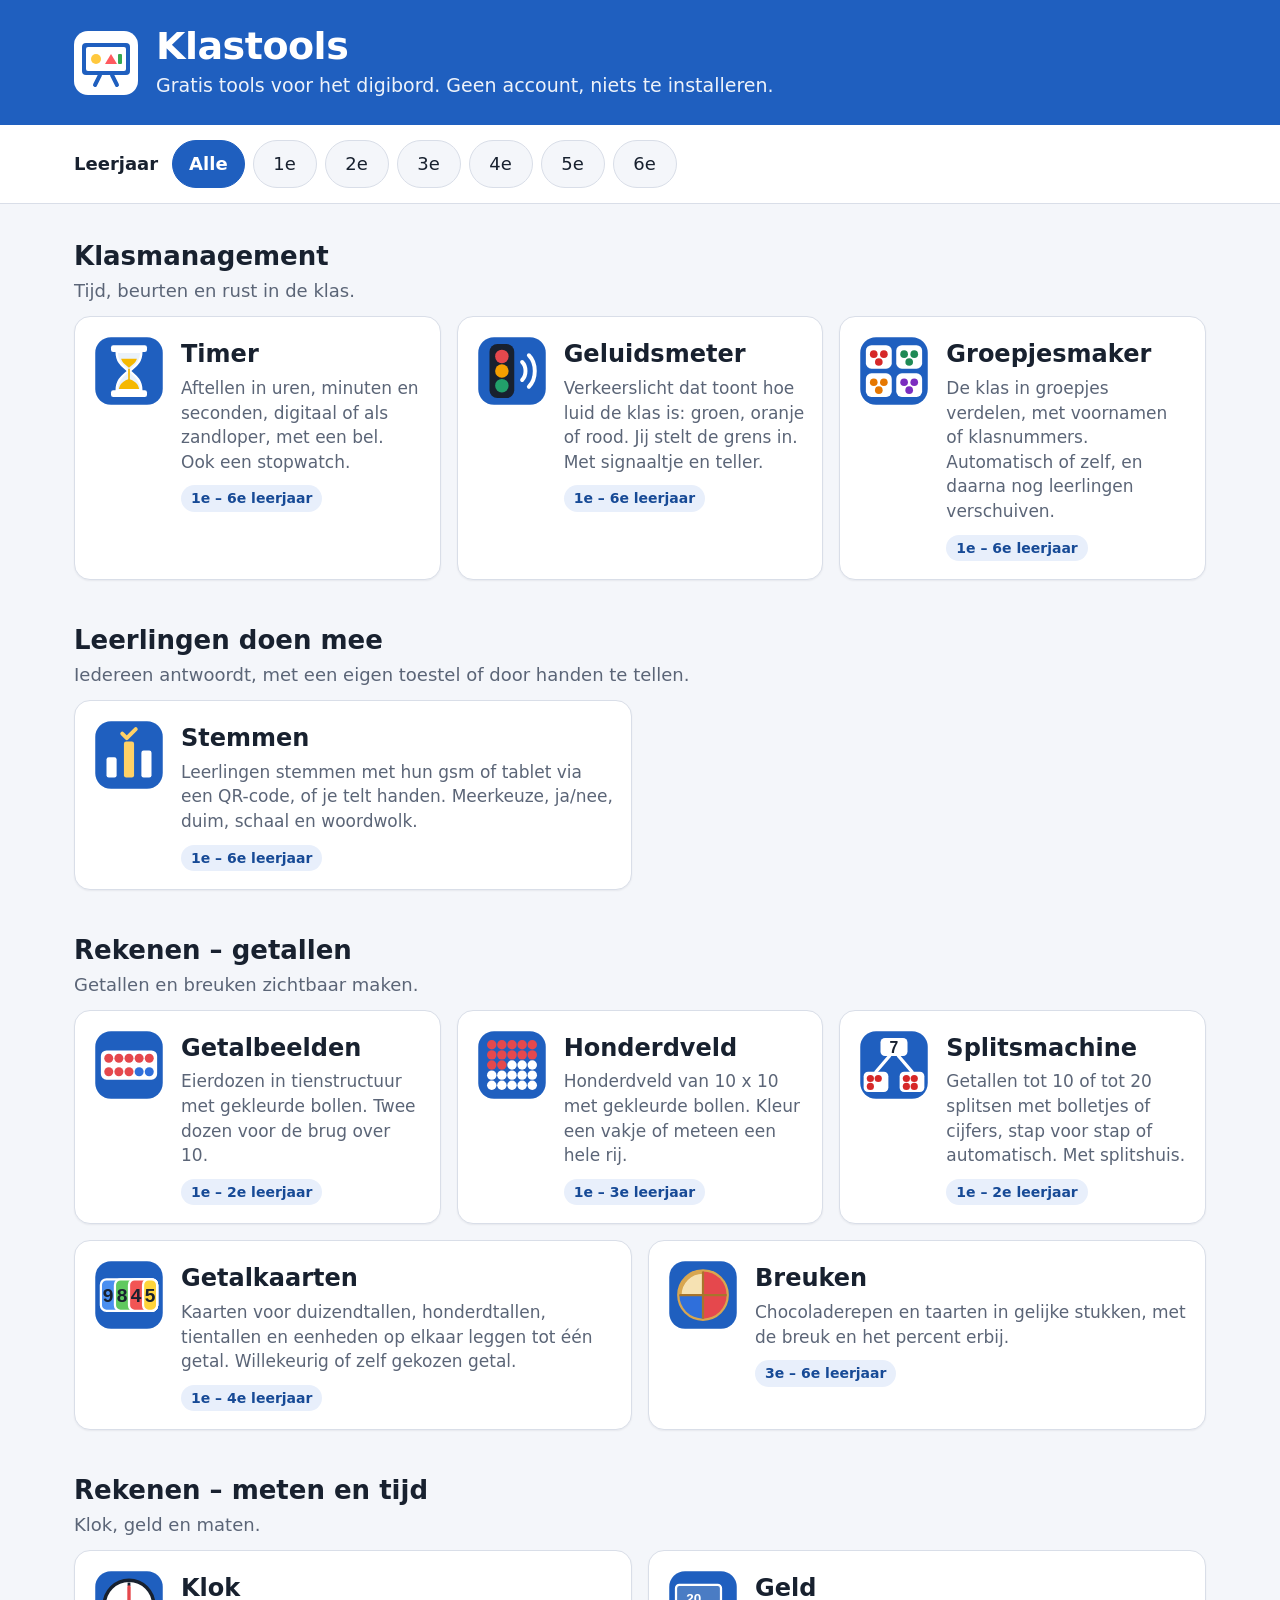
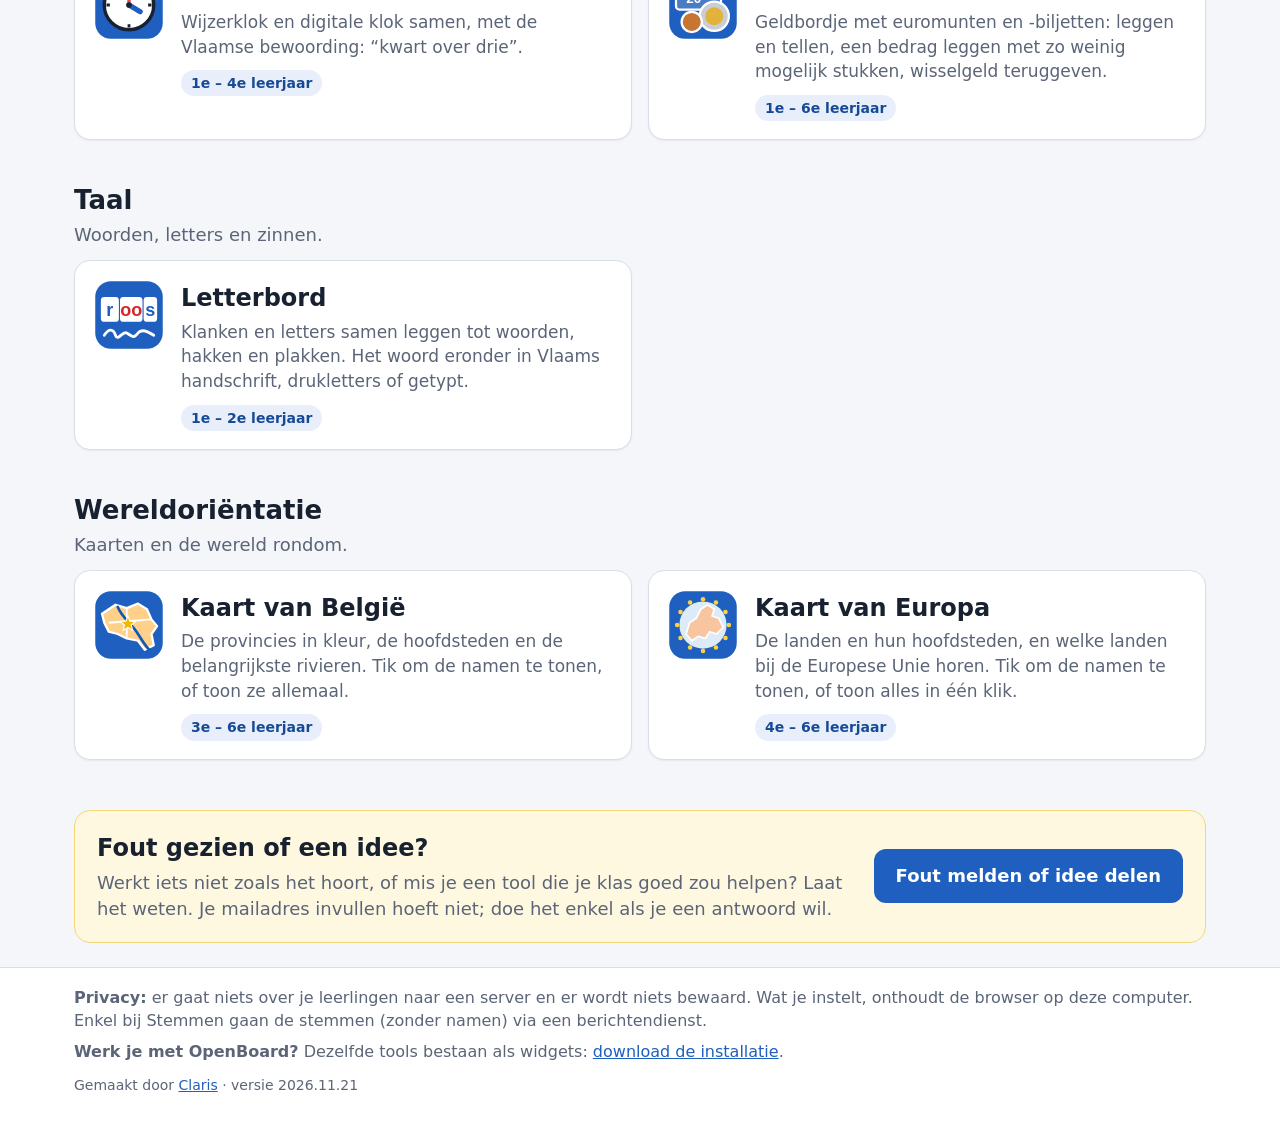
<file: index.html>
<!DOCTYPE html>
<html lang="nl">
<head>
<meta charset="utf-8">
<meta name="viewport" content="width=device-width, initial-scale=1">
<title>Klastools – gratis tools voor het digibord</title>
<meta name="description" content="Gratis tools voor het digibord in het lager onderwijs: timer, stemmen, getalbeelden, honderdveld, breuken, klok. Zonder account, zonder installatie.">
<link rel="icon" href="logo.svg" type="image/svg+xml">
<link rel="manifest" href="manifest.json">
<meta name="theme-color" content="#1f5fbf">
<link rel="stylesheet" href="start.css">
</head>
<body>
<header class="kop">
  <div class="kop-in">
    <img class="logo" src="logo.svg" alt="">
    <div>
      <h1>Klastools</h1>
      <p class="sub">Gratis tools voor het digibord. Geen account, niets te installeren.</p>
    </div>
  </div>
</header>

<nav class="filter" aria-label="Filter per leerjaar">
  <div class="filter-in">
    <span class="filter-label">Leerjaar</span>
    <div class="chips" id="jaren"></div>
  </div>
</nav>

<main id="rubrieken" class="inhoud"></main>
<p id="leeg" class="leeg hidden">Voor dit leerjaar zijn er nog geen tools.</p>

<section id="melden" class="melden hidden" aria-labelledby="melden-titel">
  <div class="melden-in">
    <div class="melden-tekst">
      <h2 id="melden-titel">Fout gezien of een idee?</h2>
      <p>Werkt iets niet zoals het hoort, of mis je een tool die je klas goed zou helpen? Laat het weten.
        Je mailadres invullen hoeft niet; doe het enkel als je een antwoord wil.</p>
    </div>
    <a class="melden-knop" id="meldKnop" target="_blank" rel="noopener">Fout melden of idee delen</a>
  </div>
</section>

<footer class="voet">
  <div class="voet-in">
    <p><b>Privacy:</b> er gaat niets over je leerlingen naar een server en er wordt niets bewaard. Wat je instelt,
      onthoudt de browser op deze computer. Enkel bij Stemmen gaan de stemmen (zonder namen) via een berichtendienst.</p>
    <p><b>Werk je met OpenBoard?</b> Dezelfde tools bestaan als widgets:
      <a href="https://github.com/sclarissimo-cmd/klastools-download/releases/latest/download/Klastools-voor-OpenBoard-setup.exe">download de installatie</a>.</p>
    <p class="klein">Gemaakt door <a href="https://claris.be">Claris</a> · <span id="versie"></span></p>
  </div>
</footer>

<script src="tools.js"></script>
<script src="versie.js"></script>
<script src="start.js"></script>
</body>
</html>
</file>
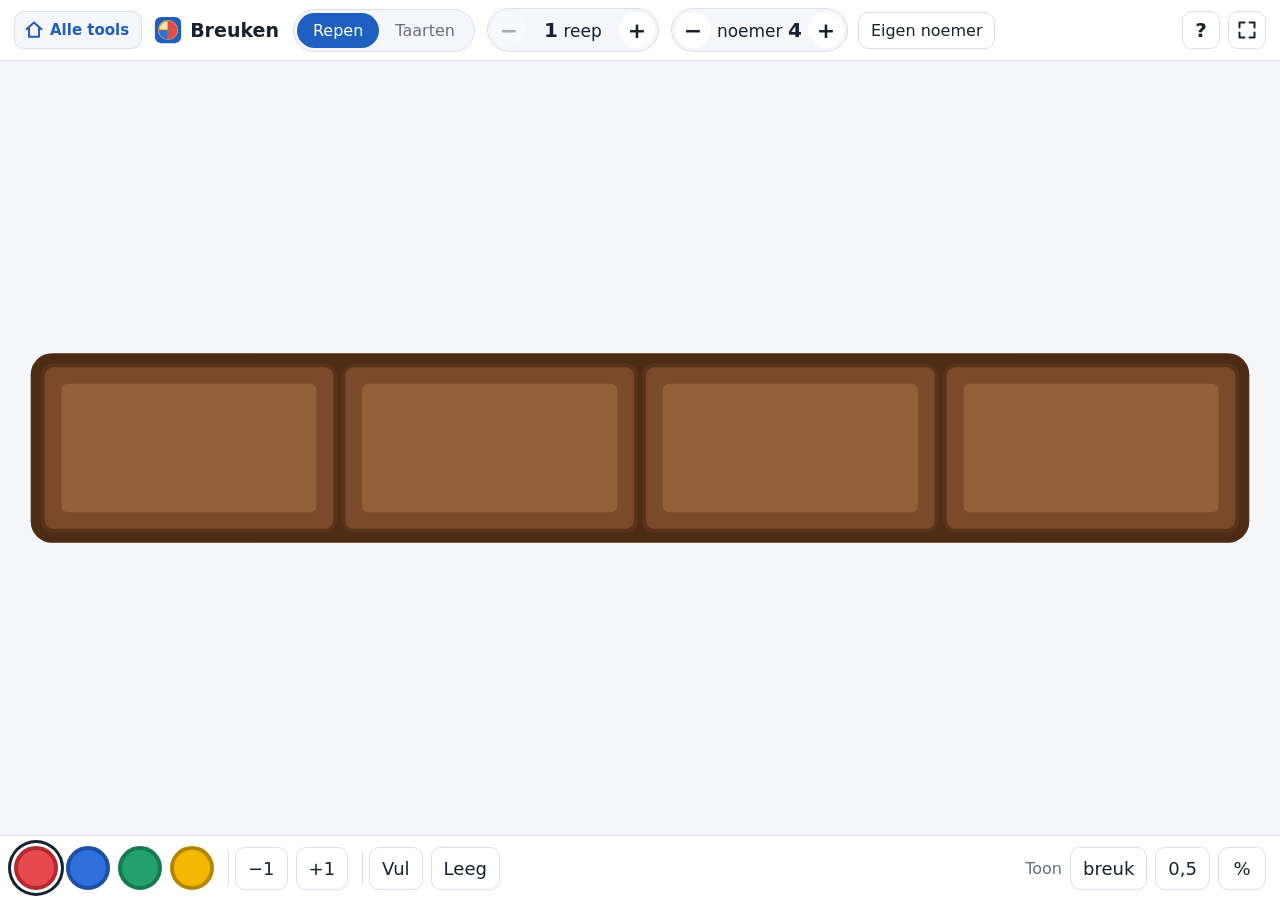
<file: breuken/index.html>
<!DOCTYPE html>
<html lang="nl">
<head>
<meta charset="utf-8">
<meta name="viewport" content="width=device-width, initial-scale=1">
<title>Breuken</title>
<link rel="stylesheet" href="style.css">
<link rel="stylesheet" href="../web.css">
</head>
<body>
<div id="app">
  <header class="topbar">
    <div class="brand"><img src="icon.svg" alt=""> Breuken</div>
    <div class="seg" id="modelSeg">
      <button data-model="reep">Repen</button>
      <button data-model="taart">Taarten</button>
    </div>
    <div class="stepper">
      <button id="wholeMin" title="Eén minder" aria-label="Eén minder">&minus;</button>
      <span class="val" id="wholeVal"></span>
      <button id="wholePlus" title="Eén meer" aria-label="Eén meer">+</button>
    </div>
    <div class="stepper">
      <button id="denMin" title="Minder stukken" aria-label="Minder stukken">&minus;</button>
      <span class="val" id="denVal"></span>
      <button id="denPlus" title="Meer stukken" aria-label="Meer stukken">+</button>
    </div>
    <button class="btn small" id="btnEach">Eigen noemer</button>
    <span class="grow"></span>
    <button class="icon-btn" id="btnTip" title="Didactische tip" aria-label="Didactische tip">?</button>
  </header>

  <main id="stage">
    <div class="stage-in"><svg id="board" data-tik="area" xmlns="http://www.w3.org/2000/svg" preserveAspectRatio="xMidYMid meet"></svg></div>
  </main>

  <footer class="controls">
    <div class="palette" id="palette"></div>
    <span class="sep"></span>
    <button class="btn" id="btnMin" title="Laatste stuk weg">&minus;1</button>
    <button class="btn" id="btnPlus" title="Stuk erbij in de gekozen kleur">+1</button>
    <span class="sep"></span>
    <button class="btn" id="btnFill" title="Kleur alle lege stukken in de gekozen kleur">Vul</button>
    <button class="btn" id="btnClear">Leeg</button>
    <span class="grow"></span>
    <span class="show-label">Toon</span>
    <button class="btn" id="btnNum" title="Breuk tonen of verbergen">breuk</button>
    <button class="btn" id="btnDec" title="Kommagetal tonen of verbergen">0,5</button>
    <button class="btn" id="btnPct" title="Percent tonen of verbergen">%</button>
  </footer>

  <div id="overlayTip" class="overlay hidden">
    <div class="dialog">
      <h2>Tip: breuken</h2>
      <p>Laat eerst benoemen: in hoeveel <b>gelijke</b> stukken is de reep of taart verdeeld? Dat is de
        <b>noemer</b>. Hoeveel stukken kleuren we? Dat is de <b>teller</b>. Toon pas daarna de breuk.</p>
      <p>Breuken groter dan 1: neem 2 repen in 4 stukken en kleur er 5. Samen 5/4: één hele reep en nog 1/4.</p>
      <p>Procenten en kommagetallen: 1/4 van de taart = 0,25 = 25 %, de hele taart = 1 = 100 %. Zet "breuk",
        "0,5" en "%" los aan of uit. Gebruik twee kleuren om te splitsen: 3/4 = 1/4 + 2/4.</p>
      <p>Gelijkwaardige breuken: zet "Eigen noemer" aan en geef elke reep zijn eigen noemer met de knopjes
        ernaast. Kleur 1/2 van de eerste reep en 2/4 van de tweede: even veel chocolade!</p>
      <p class="hint">Klik op een stuk om het te kleuren. Een stuk in een andere kleur krijgt de gekozen kleur;
        nog eens klikken maakt het weer leeg.</p>
      <div class="dialog-actions"><button class="btn primary" id="btnTipClose">Sluiten</button></div>
    </div>
  </div>
</div>

<script src="lib/tik.js"></script>
<script src="app.js"></script>
<script src="../web.js"></script>
</body>
</html>
</file>
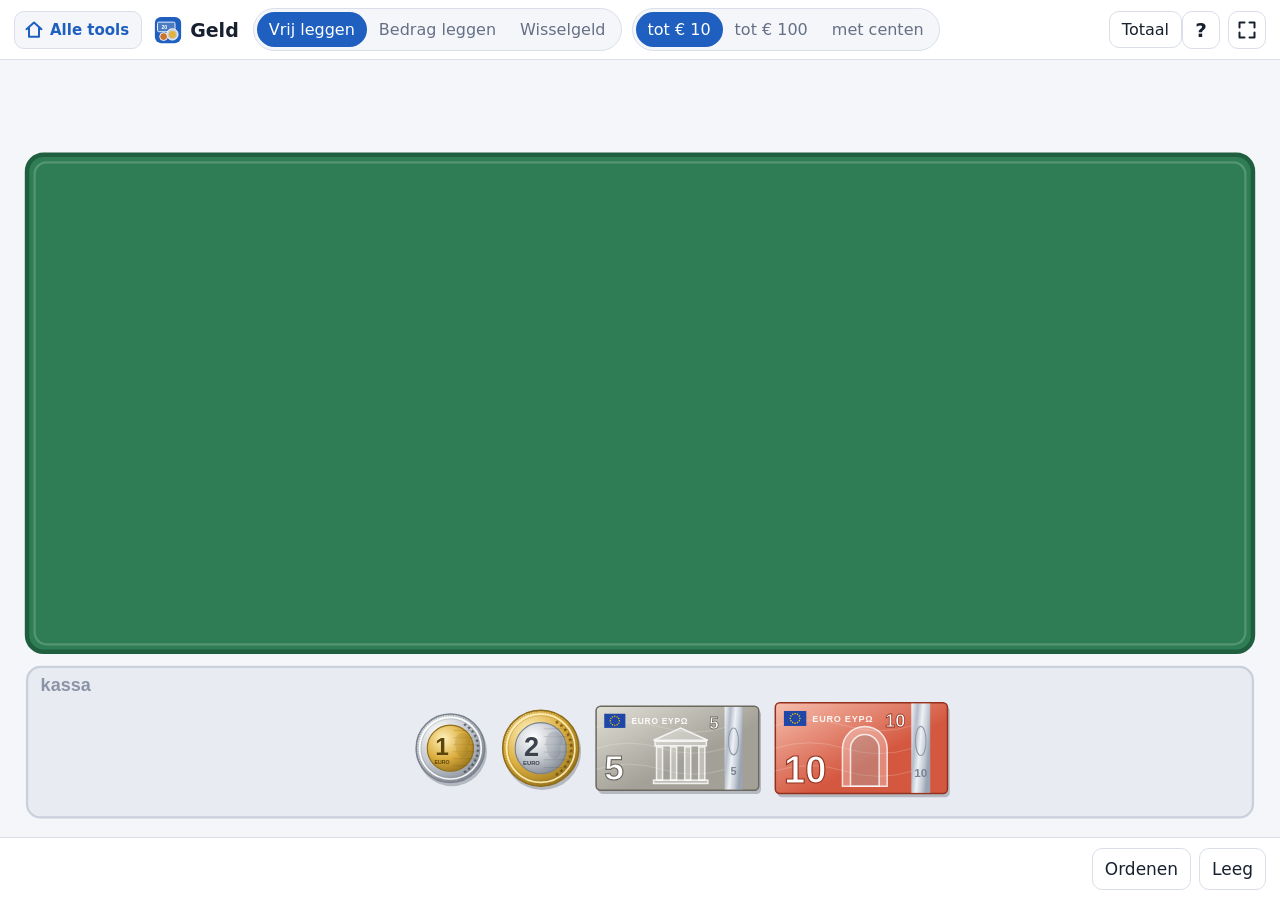
<file: geld/index.html>
<!DOCTYPE html>
<html lang="nl">
<head>
<meta charset="utf-8">
<meta name="viewport" content="width=device-width, initial-scale=1">
<title>Geld</title>
<link rel="stylesheet" href="style.css">
<link rel="stylesheet" href="../web.css">
</head>
<body>
<div id="app">
  <header class="topbar">
    <div class="brand"><img src="icon.svg" alt=""> Geld</div>
    <div class="seg" id="modeSeg">
      <button data-mode="vrij" title="Vrij geld leggen en tellen">Vrij leggen</button>
      <button data-mode="bedrag" title="Een gegeven bedrag leggen">Bedrag leggen</button>
      <button data-mode="wissel" title="Wisselgeld teruggeven">Wisselgeld</button>
    </div>
    <div class="seg" id="levelSeg">
      <button data-level="10" title="Munten van 1 en 2 euro, biljetten van 5 en 10 euro">tot &euro; 10</button>
      <button data-level="100" title="Euro's tot en met het biljet van 50 euro">tot &euro; 100</button>
      <button data-level="centen" title="Alle munten (1 cent tot 2 euro) en alle biljetten">met centen</button>
    </div>
    <span class="grow"></span>
    <button class="btn small" id="btnTotal" title="Het totaal op het bord tonen of verbergen">Totaal</button>
    <button class="icon-btn" id="btnTip" title="Didactische tip" aria-label="Didactische tip">?</button>
  </header>

  <main id="stage">
    <div class="stage-in">
      <svg id="board" xmlns="http://www.w3.org/2000/svg" preserveAspectRatio="xMidYMid meet"></svg>
      <div id="msg" class="msg hidden" data-tik></div>
    </div>
  </main>

  <footer class="controls">
    <div class="group" id="taskBedrag">
      <label class="show-label" for="inAmount">Bedrag &euro;</label>
      <input id="inAmount" class="money" inputmode="decimal" autocomplete="off">
    </div>
    <div class="group" id="taskWissel">
      <label class="show-label" for="inPrice">Prijs &euro;</label>
      <input id="inPrice" class="money" inputmode="decimal" autocomplete="off">
      <label class="show-label" for="inPaid">betaald &euro;</label>
      <input id="inPaid" class="money" inputmode="decimal" autocomplete="off">
    </div>
    <button class="btn" id="btnNew" title="Een nieuw bedrag kiezen">Nieuw</button>
    <button class="btn" id="btnFewest" title="Enkel juist met zo weinig mogelijk munten en biljetten">Zo weinig mogelijk</button>
    <button class="btn primary" id="btnCheck">Controleer</button>
    <button class="btn" id="btnSolve" title="Een oplossing met zo weinig mogelijk stukken op het bord leggen">Oplossing</button>
    <span class="grow"></span>
    <button class="btn" id="btnSort" title="Het geld op het bord ordenen van groot naar klein">Ordenen</button>
    <button class="btn" id="btnClear" title="Al het geld van het bord halen">Leeg</button>
  </footer>

  <div id="overlayTip" class="overlay hidden">
    <div class="dialog">
      <h2>Tip: rekenen met geld</h2>
      <p>Laat leerlingen eerst <b>ordenen</b>: de biljetten en grote munten eerst, dan de kleine. Zo tel je makkelijker:
        "twintig, dertig, vijfendertig, zevenendertig…" Zet het totaal pas aan nadat ze zelf geteld hebben.</p>
      <p>Bij <b>bedrag leggen</b> zijn er vaak meerdere juiste oplossingen. Vergelijk ze: wie heeft de minste
        munten en biljetten nodig? Zet daarna "Zo weinig mogelijk" aan.</p>
      <p>Bij <b>wisselgeld</b> kun je "aanvullen" (de winkelier telt op vanaf de prijs tot het betaalde bedrag)
        of aftrekken. Laat beide manieren zien.</p>
      <p class="hint">Klik op geld in de kassa onderaan om het op het bord te leggen, of sleep het. Sleep geld op het
        bord om het te verplaatsen; klik erop of sleep het terug naar de kassa om het weg te nemen.
        Typ zelf een bedrag of kies "Nieuw".</p>
      <div class="dialog-actions"><button class="btn primary" id="btnTipClose">Sluiten</button></div>
    </div>
  </div>
</div>

<script src="lib/tik.js"></script>
<script src="app.js"></script>
<script src="../web.js"></script>
</body>
</html>
</file>
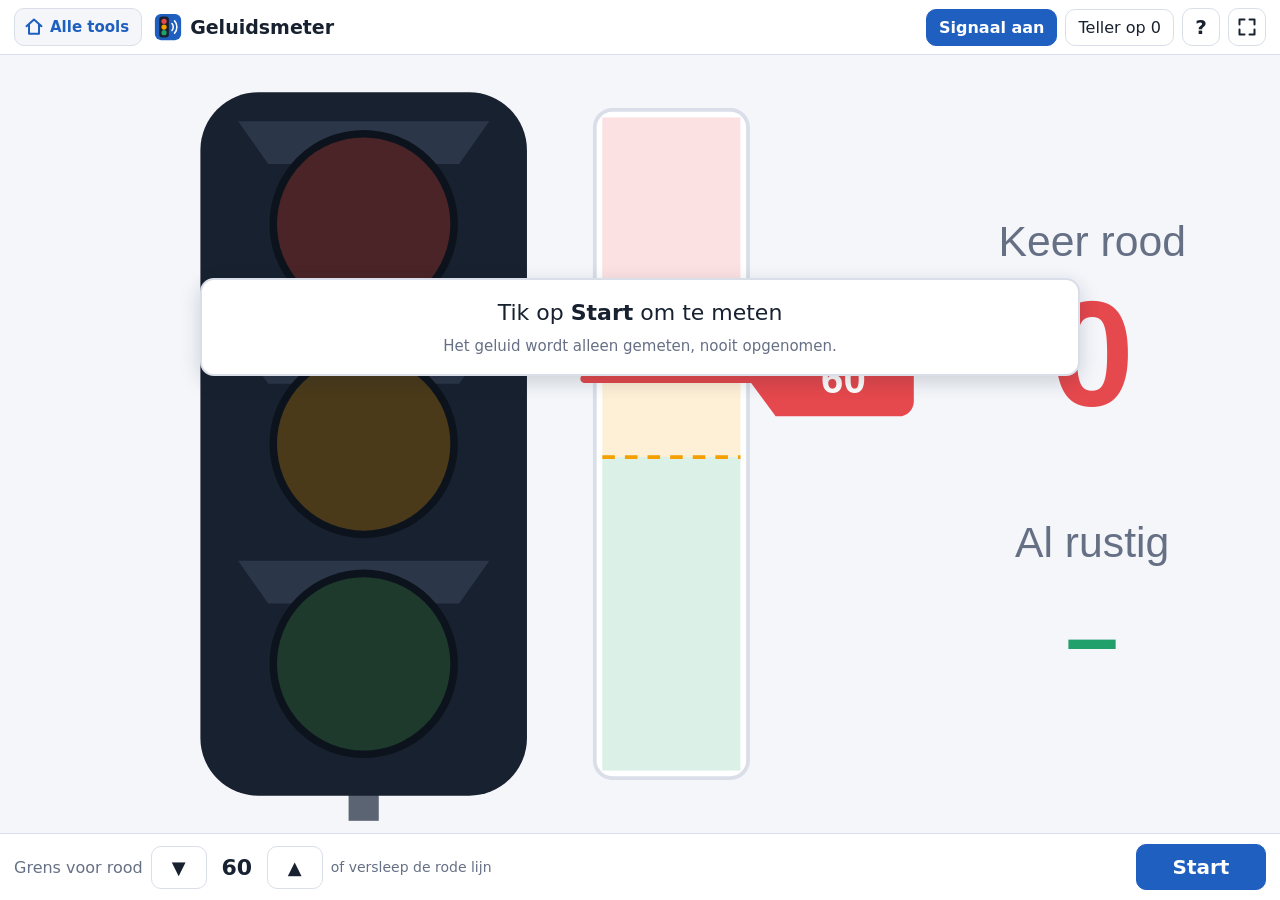
<file: geluidsmeter/index.html>
<!DOCTYPE html>
<html lang="nl">
<head>
<meta charset="utf-8">
<meta name="viewport" content="width=device-width, initial-scale=1">
<title>Geluidsmeter</title>
<link rel="stylesheet" href="style.css">
<link rel="stylesheet" href="../web.css">
</head>
<body>
<div id="app">
  <header class="topbar">
    <div class="brand"><img src="icon.svg" alt=""> Geluidsmeter</div>
    <span class="grow"></span>
    <button class="btn small" id="btnSound" title="Kort signaaltje als het een paar seconden te luid blijft">Signaal aan</button>
    <button class="btn small" id="btnCount" title="Teller terug op 0 zetten">Teller op 0</button>
    <button class="icon-btn" id="btnTip" title="Didactische tip" aria-label="Didactische tip">?</button>
  </header>

  <main id="stage">
    <div class="stage-in" id="stageIn">
      <svg id="board" xmlns="http://www.w3.org/2000/svg" viewBox="0 0 1000 600" preserveAspectRatio="xMidYMid meet"></svg>
      <div id="msg" class="msg" data-tik>Tik op <b>Start</b> om te meten</div>
    </div>
  </main>

  <footer class="controls">
    <span class="show-label">Grens voor rood</span>
    <button class="btn" id="btnDown" title="Grens lager: sneller rood" aria-label="Grens lager">&#9660;</button>
    <span class="val" id="grensVal">60</span>
    <button class="btn" id="btnUp" title="Grens hoger: later rood" aria-label="Grens hoger">&#9650;</button>
    <span class="hint-inline">of versleep de rode lijn</span>
    <span class="grow"></span>
    <button class="btn primary start" id="btnStart">Start</button>
  </footer>

  <div id="overlayTip" class="overlay hidden">
    <div class="dialog">
      <h2>Tip: samen afspreken hoe luid het mag zijn</h2>
      <p>Spreek af wat <b>werkniveau</b> is. Laat de klas even op dat niveau werken en zet de rode lijn net boven
        de balk: groen = goed, oranje = opgelet, rood = te luid.</p>
      <p>Gebruik de <b>teller</b> als uitdaging: "Lukt het om minder dan 3 keer rood te halen?" of "Hoe lang blijven
        we rustig?" Het signaaltje klinkt pas als het een paar seconden te luid blijft.</p>
      <p class="hint">Het geluid wordt alleen gemeten, nooit opgenomen of doorgestuurd. De schaal (0 tot 100) is geen
        echte decibel: elke microfoon is anders, daarom stel je de grens zelf in.
        Vraagt OpenBoard of de microfoon mag? Klik op <b>Yes</b>. Werkt de microfoon niet, kijk dan in Windows bij
        Instellingen &gt; Privacy en beveiliging &gt; Microfoon (ook "bureaublad-apps" toestaan).</p>
      <div class="dialog-actions"><button class="btn primary" id="btnTipClose">Sluiten</button></div>
    </div>
  </div>
</div>

<script src="lib/tik.js"></script>
<script src="app.js"></script>
<script src="../web.js"></script>
</body>
</html>
</file>
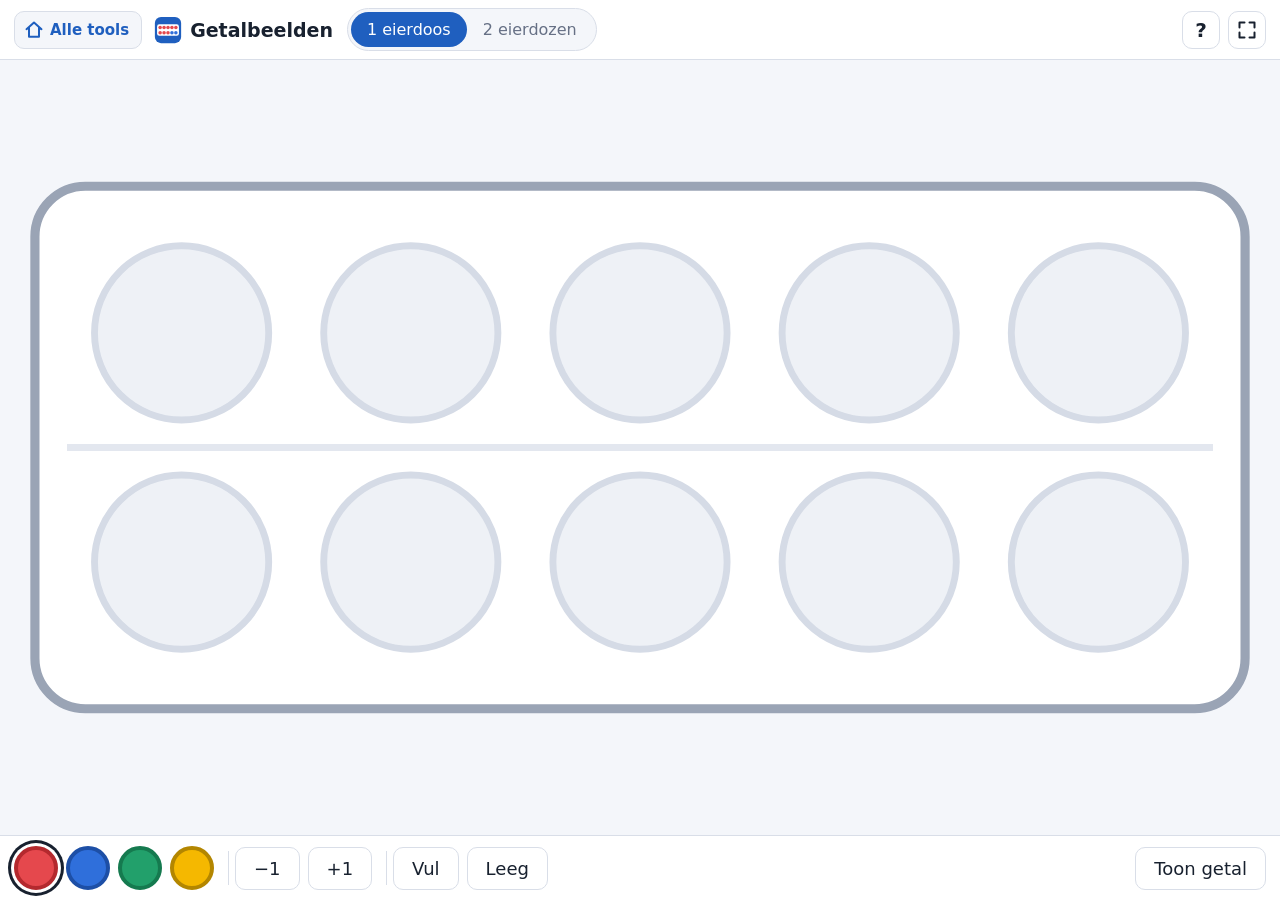
<file: getalbeelden/index.html>
<!DOCTYPE html>
<html lang="nl">
<head>
<meta charset="utf-8">
<meta name="viewport" content="width=device-width, initial-scale=1">
<title>Getalbeelden</title>
<link rel="stylesheet" href="style.css">
<link rel="stylesheet" href="../web.css">
</head>
<body>
<div id="app">
  <header class="topbar">
    <div class="brand"><img src="icon.svg" alt=""> Getalbeelden</div>
    <div class="seg" id="boxSeg">
      <button data-boxes="1">1 eierdoos</button>
      <button data-boxes="2">2 eierdozen</button>
    </div>
    <span class="grow"></span>
    <button class="icon-btn" id="btnTip" title="Didactische tip" aria-label="Didactische tip">?</button>
  </header>

  <main id="stage">
    <div class="stage-in"><svg id="board" data-tik="area" xmlns="http://www.w3.org/2000/svg" preserveAspectRatio="xMidYMid meet"></svg></div>
  </main>

  <footer class="controls">
    <div class="palette" id="palette"></div>
    <span class="sep"></span>
    <button class="btn" id="btnMin" title="Laatste bol weg">&minus;1</button>
    <button class="btn" id="btnPlus" title="Bol erbij in de gekozen kleur">+1</button>
    <span class="sep"></span>
    <button class="btn" id="btnFill" title="Vul alle lege vakjes in de gekozen kleur">Vul</button>
    <button class="btn" id="btnClear">Leeg</button>
    <span class="grow"></span>
    <button class="btn" id="btnNum">Toon getal</button>
  </footer>

  <div id="overlayTip" class="overlay hidden">
    <div class="dialog">
      <h2>Tip: de brug over 10</h2>
      <p>Bij 8 + 5: leg 8 rode bollen. Kies blauw en tel er 5 bij met +1. Leerlingen zien dat de eerste doos
        eerst vol moet: 8 + <b>2</b> = 10, en dan nog <b>3</b> in de tweede doos. Samen 13.</p>
      <p>Laat leerlingen eerst zeggen hoeveel bollen ze zien en hoe ze dat snel kunnen tellen
        ("een volle rij is 5, een volle doos is 10"), en toon dan pas het getal.</p>
      <p class="hint">Klik op een vakje om een bol te leggen of te verwijderen. Een bol in een andere kleur
        krijgt de gekozen kleur.</p>
      <div class="dialog-actions"><button class="btn primary" id="btnTipClose">Sluiten</button></div>
    </div>
  </div>
</div>

<script src="lib/tik.js"></script>
<script src="app.js"></script>
<script src="../web.js"></script>
</body>
</html>
</file>
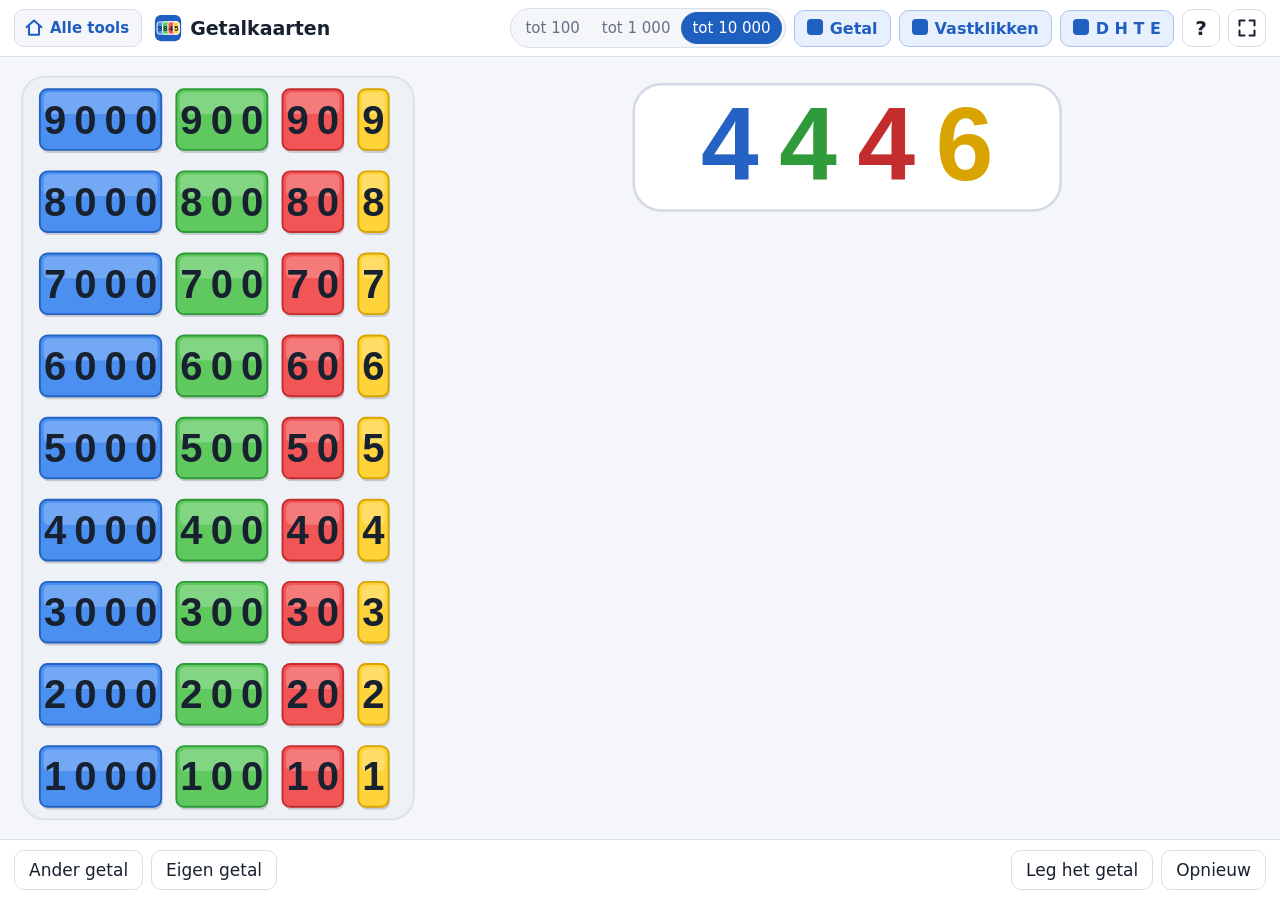
<file: getalkaarten/index.html>
<!DOCTYPE html>
<html lang="nl">
<head>
<meta charset="utf-8">
<meta name="viewport" content="width=device-width, initial-scale=1">
<title>Getalkaarten</title>
<link rel="stylesheet" href="style.css">
<link rel="stylesheet" href="../web.css">
</head>
<body>
<div id="app">
  <header class="topbar">
    <div class="brand"><img src="icon.svg" alt=""> Getalkaarten</div>
    <span class="grow"></span>
    <div class="seg" id="totSeg">
      <button data-k="2">tot 100</button>
      <button data-k="3">tot 1 000</button>
      <button data-k="4">tot 10 000</button>
    </div>
    <button class="btn small" id="btnToon" title="Het getal bovenaan tonen of verbergen">Getal</button>
    <button class="btn small" id="btnMagneet" title="Aan: kaarten die je op elkaar legt, klikken vast tot één getal. Uit: vrij slepen.">Vastklikken</button>
    <button class="btn small" id="btnLetters" title="D H T E boven de kaarten">D H T E</button>
    <button class="icon-btn" id="btnTip" title="Didactische tip" aria-label="Didactische tip">?</button>
  </header>

  <main id="stage">
    <div class="stage-in" id="stageIn">
      <svg id="board" xmlns="http://www.w3.org/2000/svg" viewBox="0 0 1000 600" preserveAspectRatio="xMidYMid meet"></svg>
    </div>
  </main>

  <footer class="controls">
    <button class="btn" id="btnRandom" title="Een willekeurig getal">Ander getal</button>
    <button class="btn" id="btnEigen" title="Zelf een getal kiezen">Eigen getal</button>
    <span class="grow"></span>
    <button class="btn" id="btnLeg" title="De kaarten van het getal in het midden leggen">Leg het getal</button>
    <button class="btn" id="btnReset" title="Alle kaarten terug in de bak">Opnieuw</button>
  </footer>

  <div id="overlayPad" class="overlay hidden">
    <div class="dialog pad-dialog">
      <h2>Eigen getal</h2>
      <div class="pad-val" id="padVal">&nbsp;</div>
      <p class="hint" id="padHint"></p>
      <div class="pad" id="pad">
        <button data-c="7">7</button><button data-c="8">8</button><button data-c="9">9</button>
        <button data-c="4">4</button><button data-c="5">5</button><button data-c="6">6</button>
        <button data-c="1">1</button><button data-c="2">2</button><button data-c="3">3</button>
        <button data-c="0" class="nul">0</button><button data-c="wis" class="wis" aria-label="Wissen">&#9003;</button>
      </div>
      <div class="dialog-actions"><button class="btn" id="padAnnuleer">Annuleer</button> <button class="btn primary" id="padOk">Klaar</button></div>
    </div>
  </div>

  <div id="overlayTip" class="overlay hidden">
    <div class="dialog">
      <h2>Tip: getalkaarten</h2>
      <p>Sleep kaarten uit de bak naar het bord. Leg ze <b>op elkaar</b>: ze klikken rechts tegen elkaar vast
        en vormen samen één getal. 9000 + 800 + 40 + 5 wordt <b>9845</b>.</p>
      <p>Trek een kaart er weer af om te tonen waaruit het getal bestaat: "de 8 is 800 waard".
        Wat gebeurt er met een getal zonder tientallen, zoals 9805? De nul blijft zichtbaar.</p>
      <p>Bovenaan staat het getal om te leggen. Verberg het en dicteer het getal, of laat een leerling zelf een getal
        leggen en de klas het lezen. Klopt de stapel met het getal, dan kleurt hij groen.</p>
      <p class="hint">Tik op een kaart in de bak om ze meteen op de stapel te leggen. Sleep het greepje onder een stapel
        om de hele stapel te verplaatsen. Terug in de bak slepen = wegleggen. Zet "Vastklikken" uit om vrij te slepen.</p>
      <div class="dialog-actions"><button class="btn primary" id="btnTipClose">Sluiten</button></div>
    </div>
  </div>
</div>

<script src="lib/tik.js"></script>
<script src="app.js"></script>
<script src="../web.js"></script>
</body>
</html>
</file>
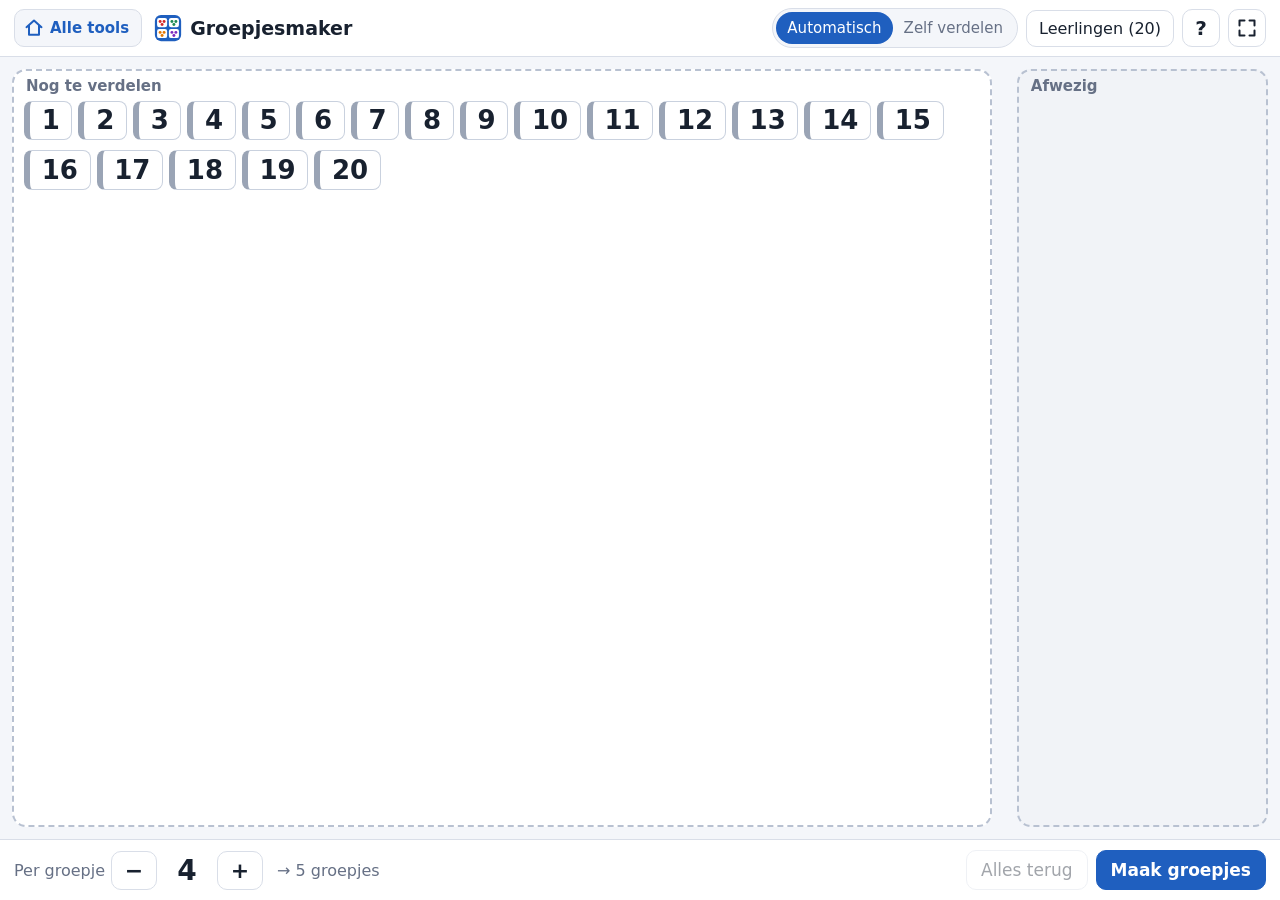
<file: groepjesmaker/index.html>
<!DOCTYPE html>
<html lang="nl">
<head>
<meta charset="utf-8">
<meta name="viewport" content="width=device-width, initial-scale=1">
<title>Groepjesmaker</title>
<link rel="stylesheet" href="style.css">
<link rel="stylesheet" href="../web.css">
</head>
<body>
<div id="app">
  <header class="topbar">
    <div class="brand"><img src="icon.svg" alt=""> Groepjesmaker</div>
    <span class="grow"></span>
    <div class="seg" id="wijzeSeg">
      <button data-wijze="auto" title="De groepjes worden willekeurig gemaakt">Automatisch</button>
      <button data-wijze="manueel" title="Lege groepjes: sleep zelf de leerlingen erin">Zelf verdelen</button>
    </div>
    <button class="btn small" id="btnLln" title="Namen of klasnummers ingeven">Leerlingen</button>
    <button class="icon-btn" id="btnTip" title="Didactische tip" aria-label="Didactische tip">?</button>
  </header>

  <main id="stage">
    <div class="stage-in" id="stageIn">
      <div id="groepen"></div>
      <div id="onder">
        <div class="vak pool" id="pool" data-drop="pool"><div class="vak-kop">Nog te verdelen</div><div class="vak-in" id="poolIn"></div></div>
        <div class="vak afw" id="afw" data-drop="afw"><div class="vak-kop">Afwezig</div><div class="vak-in" id="afwIn"></div></div>
      </div>
      <div id="leegmelding" class="leegmelding hidden">Tik op <b>Leerlingen</b> om namen in te geven of klasnummers te kiezen.</div>
    </div>
  </main>

  <footer class="controls">
    <span class="show-label">Per groepje</span>
    <button class="btn pm" id="btnMin" title="Kleinere groepjes" aria-label="Kleinere groepjes">&minus;</button>
    <span class="getal" id="perVal">4</span>
    <button class="btn pm" id="btnPlus" title="Grotere groepjes" aria-label="Grotere groepjes">+</button>
    <span class="info" id="info"></span>
    <span class="grow"></span>
    <button class="btn" id="btnGrPlus" title="Een groepje bijmaken">+ Groepje</button>
    <button class="btn" id="btnGrMin" title="Het laatste groepje weghalen (de leerlingen gaan terug)">&minus; Groepje</button>
    <button class="btn" id="btnTerug" title="Iedereen terug naar 'Nog te verdelen'">Alles terug</button>
    <button class="btn primary" id="btnMaak" title="Groepjes maken">Maak groepjes</button>
  </footer>

  <div id="overlayLln" class="overlay hidden">
    <div class="dialog wide">
      <h2>Leerlingen</h2>
      <div class="seg" id="bronSeg">
        <button data-bron="namen">Namen</button>
        <button data-bron="nummers">Klasnummers</button>
      </div>
      <div id="paneNamen">
        <p class="hint">Eén naam per regel. Je kan ook een lijst plakken.</p>
        <textarea id="namenIn" rows="10" spellcheck="false"></textarea>
        <p class="hint"><span id="namenTel">0 namen</span> &middot; <button class="link" id="btnWisNamen">Alle namen wissen</button></p>
      </div>
      <div id="paneNummers" class="hidden">
        <p class="hint">Hoeveel leerlingen zitten er in de klas?</p>
        <div class="rij"><button class="btn pm" id="btnAMin" aria-label="Minder">&minus;</button>
          <span class="getal" id="aantalVal">20</span>
          <button class="btn pm" id="btnAPlus" aria-label="Meer">+</button>
          <span class="hint" style="margin-left:10px">klasnummers 1 tot <span id="aantalTot">20</span></span></div>
      </div>
      <p class="hint privacy" id="privacy">De namen blijven op dit toestel. Ze worden nergens anders naartoe gestuurd.</p>
      <div class="dialog-actions"><button class="btn primary" id="btnLlnKlaar">Klaar</button></div>
    </div>
  </div>

  <div id="overlayTip" class="overlay hidden">
    <div class="dialog">
      <h2>Tip: groepjes maken</h2>
      <p>Geef bij <b>Leerlingen</b> één keer de voornamen in, of werk met klasnummers.
        Kies hoeveel kinderen er in een groepje zitten.</p>
      <p><b>Automatisch</b>: "Maak groepjes" verdeelt de klas willekeurig. Gaat het niet precies op,
        dan zijn sommige groepjes één kind groter of kleiner. Nog eens tikken geeft nieuwe groepjes.</p>
      <p><b>Zelf verdelen</b>: je krijgt lege groepjes. Sleep elke leerling naar een groepje.</p>
      <p>Daarna kan je altijd nog schuiven: sleep een leerling naar een ander groepje, of tik op een leerling en
        dan op het groepje. Wie er niet is, sleep je naar <b>Afwezig</b>: die telt niet mee bij het verdelen.</p>
      <p class="hint" id="tipPrivacy">De namen blijven op dit toestel: in de OpenBoard-les zelf, of in deze browser.</p>
      <div class="dialog-actions"><button class="btn primary" id="btnTipClose">Sluiten</button></div>
    </div>
  </div>
</div>

<script src="lib/tik.js"></script>
<script src="app.js"></script>
<script src="../web.js"></script>
</body>
</html>
</file>
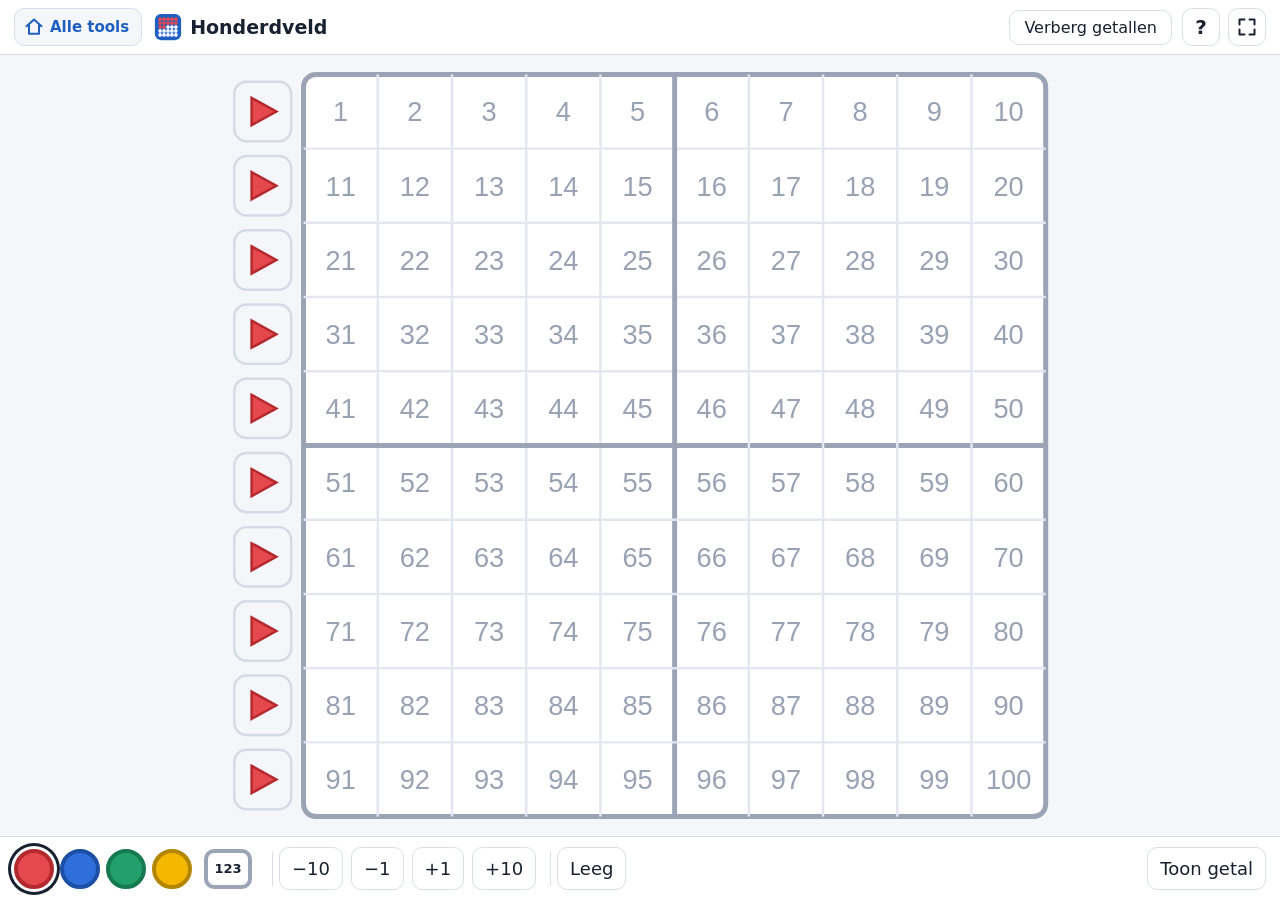
<file: honderdveld/index.html>
<!DOCTYPE html>
<html lang="nl">
<head>
<meta charset="utf-8">
<meta name="viewport" content="width=device-width, initial-scale=1">
<title>Honderdveld</title>
<link rel="stylesheet" href="style.css">
<link rel="stylesheet" href="../web.css">
</head>
<body>
<div id="app">
  <header class="topbar">
    <div class="brand"><img src="icon.svg" alt=""> Honderdveld</div>
    <span class="grow"></span>
    <button class="btn" id="btnDigits">Verberg getallen</button>
    <button class="icon-btn" id="btnTip" title="Didactische tip" aria-label="Didactische tip">?</button>
  </header>

  <main id="stage">
    <div class="stage-in"><svg id="board" data-tik="area" xmlns="http://www.w3.org/2000/svg" preserveAspectRatio="xMidYMid meet"></svg></div>
  </main>

  <footer class="controls">
    <div class="palette" id="palette"></div>
    <span class="sep"></span>
    <button class="btn" id="btnMin10" title="Laatste 10 bollen weg">&minus;10</button>
    <button class="btn" id="btnMin" title="Laatste bol weg">&minus;1</button>
    <button class="btn" id="btnPlus" title="Bol erbij in de gekozen kleur">+1</button>
    <button class="btn" id="btnPlus10" title="10 bollen erbij in de gekozen kleur">+10</button>
    <span class="sep"></span>
    <button class="btn" id="btnClear">Leeg</button>
    <span class="grow"></span>
    <button class="btn" id="btnNum">Toon getal</button>
  </footer>

  <div id="overlayTip" class="overlay hidden">
    <div class="dialog">
      <h2>Tip: tientallen en eenheden</h2>
      <p>Kleur 3 volle rijen rood (klik op de knopjes links) en 4 bollen blauw: leerlingen zien meteen
        3 tientallen en 4 eenheden, samen 34.</p>
      <p>Bij 27 + 8: leg 27 in rood, kies blauw en tel er 8 bij. Eerst 3 tot de volle rij (30), dan nog 5: 35.
        Verberg de getallen in de vakjes om te laten tellen en schatten.</p>
      <p class="hint">Klik op een vakje om een bol te leggen of te verwijderen. Klik op het knopje voor een rij
        om de hele rij te kleuren; nog eens klikken maakt de rij leeg.<br>
        Met <b>123</b> verberg je alle getallen en klik je losse getallen (of een hele rij) zichtbaar, bv. 1, 10,
        50 en 100 als houvast. Kies een kleur om weer bollen te leggen.</p>
      <div class="dialog-actions"><button class="btn primary" id="btnTipClose">Sluiten</button></div>
    </div>
  </div>
</div>

<script src="lib/tik.js"></script>
<script src="app.js"></script>
<script src="../web.js"></script>
</body>
</html>
</file>
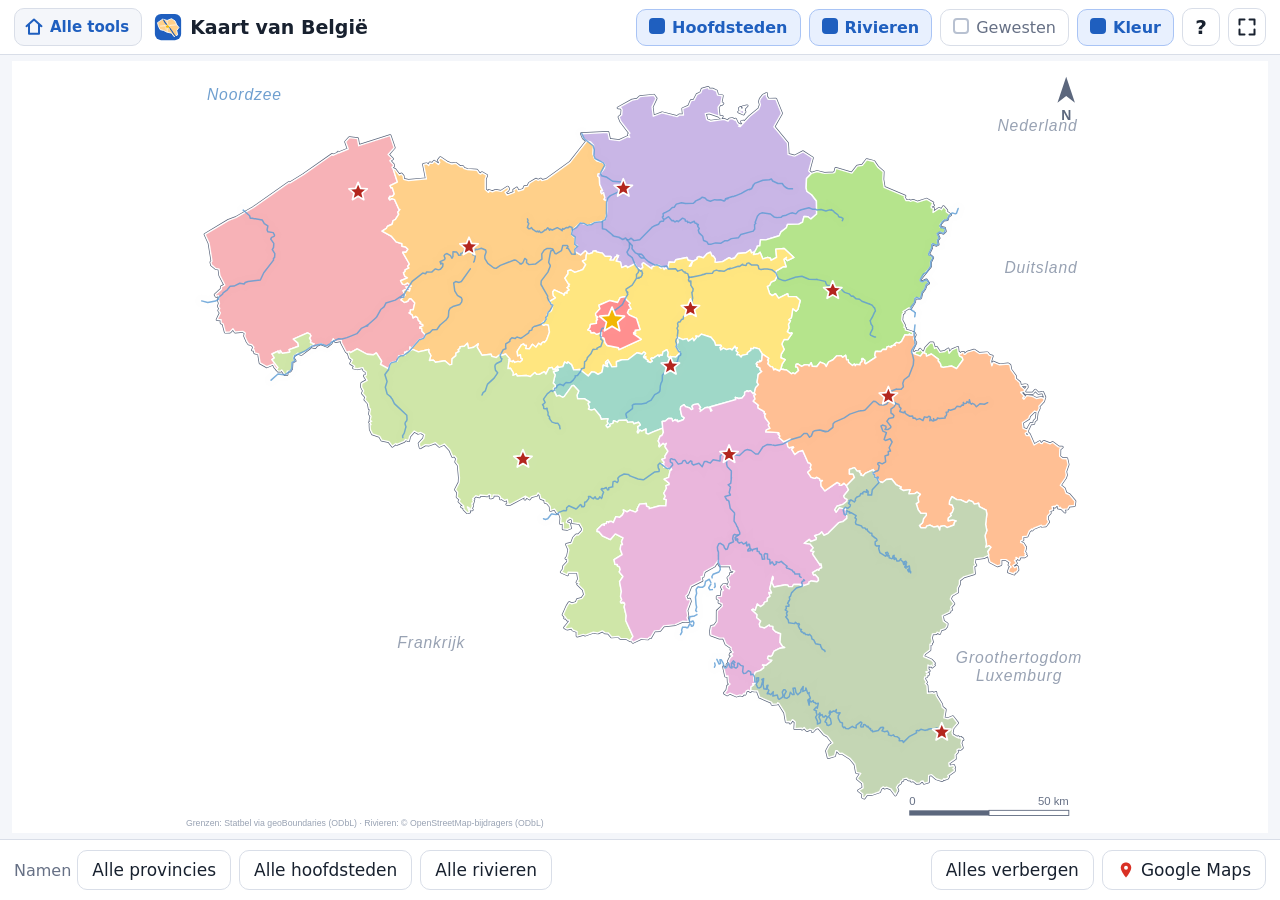
<file: kaartbelgie/index.html>
<!DOCTYPE html>
<html lang="nl">
<head>
<meta charset="utf-8">
<meta name="viewport" content="width=device-width, initial-scale=1">
<title>Kaart van België</title>
<link rel="stylesheet" href="style.css">
<link rel="stylesheet" href="../web.css">
</head>
<body>
<div id="app">
  <header class="topbar">
    <div class="brand"><img src="icon.svg" alt=""> Kaart van België</div>
    <span class="grow"></span>
    <button class="btn small toggle" id="btnLaagStad" title="Sterretjes van de hoofdsteden tonen">Hoofdsteden</button>
    <button class="btn small toggle" id="btnLaagRiv" title="Rivieren tonen">Rivieren</button>
    <button class="btn small toggle" id="btnLaagGewest" title="De drie gewesten tonen: Vlaams, Waals en Brussels Hoofdstedelijk Gewest">Gewesten</button>
    <button class="btn small toggle" id="btnKleur" title="Provincies in kleur (uit = blinde kaart)">Kleur</button>
    <button class="icon-btn" id="btnTip" title="Didactische tip" aria-label="Didactische tip">?</button>
  </header>

  <main id="stage">
    <div class="stage-in" id="stageIn">
      <svg id="board" xmlns="http://www.w3.org/2000/svg" viewBox="0 0 1000 820" preserveAspectRatio="xMidYMid meet"></svg>
    </div>
  </main>

  <footer class="controls">
    <span class="show-label">Namen</span>
    <button class="btn" id="btnAlleProv" title="Alle namen van de provincies tonen of verbergen">Alle provincies</button>
    <button class="btn" id="btnAlleStad" title="Alle hoofdsteden tonen of verbergen">Alle hoofdsteden</button>
    <button class="btn" id="btnAlleRiv" title="Alle rivieren met hun naam tonen of verbergen">Alle rivieren</button>
    <span class="grow"></span>
    <button class="btn" id="btnWis" title="Alle namen verbergen">Alles verbergen</button>
    <button class="btn alleen-web" id="btnMaps" title="Bekijk in Google Maps (opent een nieuw tabblad)"><svg viewBox="0 0 24 24" aria-hidden="true"><path d="M12 2 C8 2 5 5 5 9 C5 14 12 22 12 22 C12 22 19 14 19 9 C19 5 16 2 12 2 Z" fill="#d93025"/><circle cx="12" cy="9" r="2.6" fill="#ffffff"/></svg>Google Maps</button>
  </footer>

  <div id="overlayTip" class="overlay hidden">
    <div class="dialog">
      <h2>Tip: de kaart van België</h2>
      <p>Tik op een <b>provincie</b> om haar naam te tonen, op een <b>sterretje</b> voor de hoofdstad
        en op een <b>rivier</b> om ze duidelijk te kleuren met haar naam. Nog eens tikken verbergt de naam.
        Het grote gele sterretje is Brussel, de hoofdstad van België.</p>
      <p>Laat de klas eerst raden: "Welke provincie is dit? Wat is de hoofdstad?" Tik dan om te controleren.
        Zet <b>Kleur</b> uit voor een blinde kaart.</p>
      <p><b>Gewesten</b> legt de drie gewesten over de kaart: welke provincies horen bij het Vlaams Gewest, welke bij
        het Waals Gewest? Waar ligt het Brussels Hoofdstedelijk Gewest?</p>
      <p>Rivieren: in welke richting stromen ze? Welke rivier stroomt door Gent, door Luik, door Brussel?</p>
      <p class="hint alleen-web" id="tipMaps">Meer detail nodig? In de webversie opent "Google Maps" de plaats die je het laatst aantikte.</p>
      <p class="hint">Brussel is geen provincie maar een gewest (het Brussels Hoofdstedelijk Gewest). De kaart is vereenvoudigd.
        Grenzen: Statbel via geoBoundaries. Rivieren: &copy; OpenStreetMap-bijdragers. Beide onder de ODbL-licentie.</p>
      <div class="dialog-actions"><button class="btn primary" id="btnTipClose">Sluiten</button></div>
    </div>
  </div>
</div>

<script src="lib/tik.js"></script>
<script src="kaart.js"></script>
<script src="app.js"></script>
<script src="../web.js"></script>
</body>
</html>
</file>
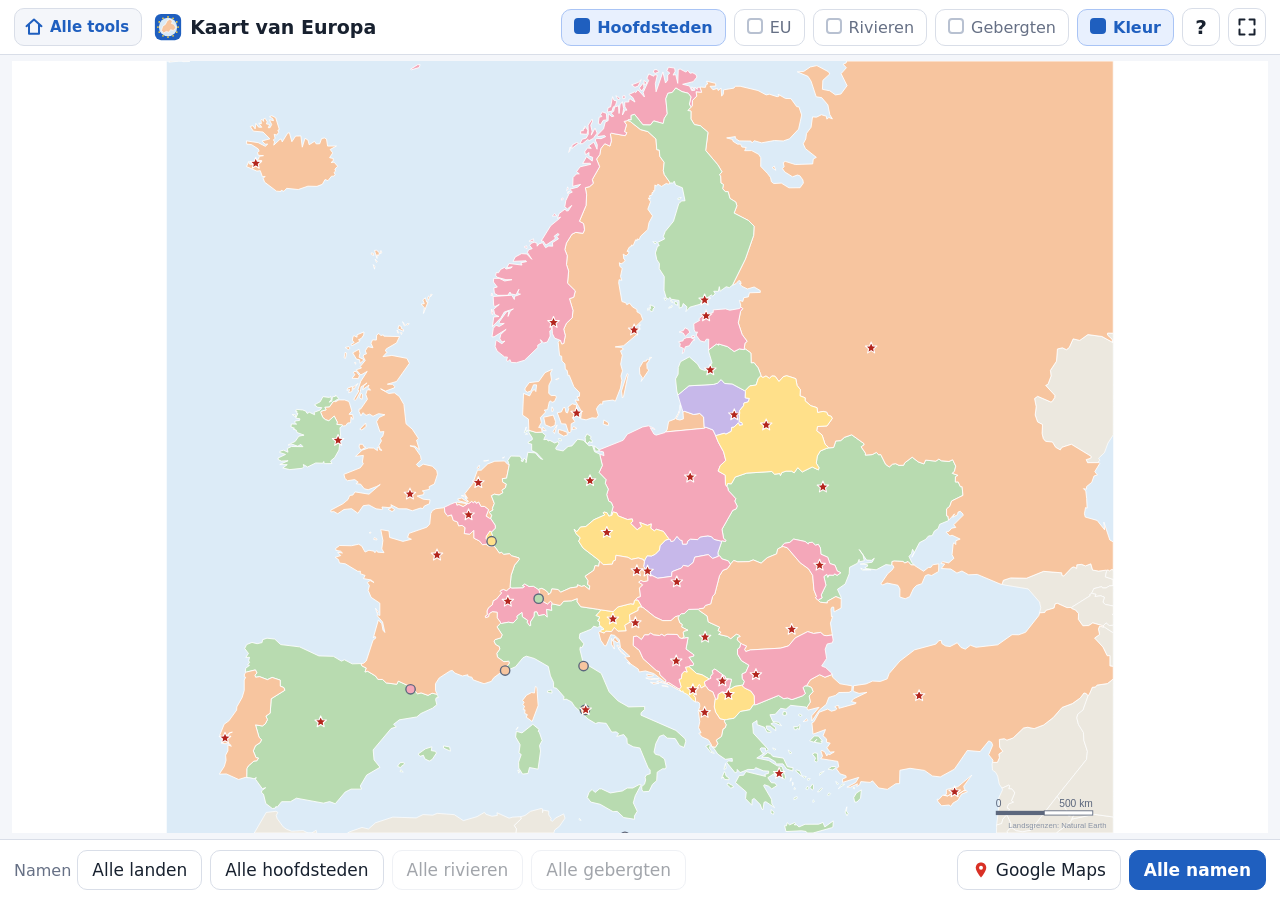
<file: kaarteuropa/index.html>
<!DOCTYPE html>
<html lang="nl">
<head>
<meta charset="utf-8">
<meta name="viewport" content="width=device-width, initial-scale=1">
<title>Kaart van Europa</title>
<link rel="stylesheet" href="style.css">
<link rel="stylesheet" href="../web.css">
</head>
<body>
<div id="app">
  <header class="topbar">
    <div class="brand"><img src="icon.svg" alt=""> Kaart van Europa</div>
    <span class="grow"></span>
    <button class="btn small toggle" id="btnLaagStad" title="Sterretjes van de hoofdsteden tonen">Hoofdsteden</button>
    <button class="btn small toggle" id="btnEU" title="De lidstaten van de Europese Unie kleuren">EU</button>
    <button class="btn small toggle" id="btnLaagRiv" title="De grootste rivieren tonen">Rivieren</button>
    <button class="btn small toggle" id="btnLaagBerg" title="De grootste gebergten tonen">Gebergten</button>
    <button class="btn small toggle" id="btnKleur" title="Landen in kleur (uit = blinde kaart)">Kleur</button>
    <button class="icon-btn" id="btnTip" title="Didactische tip" aria-label="Didactische tip">?</button>
  </header>

  <main id="stage">
    <div class="stage-in" id="stageIn">
      <svg id="board" xmlns="http://www.w3.org/2000/svg" viewBox="0 0 1100 900" preserveAspectRatio="xMidYMid meet"></svg>
    </div>
  </main>

  <footer class="controls">
    <span class="show-label">Namen</span>
    <button class="btn" id="btnAlleLand" title="Alle namen van de landen tonen of verbergen">Alle landen</button>
    <button class="btn" id="btnAlleStad" title="Alle hoofdsteden tonen of verbergen">Alle hoofdsteden</button>
    <button class="btn" id="btnAlleRiv" title="Alle rivieren met hun naam tonen of verbergen">Alle rivieren</button>
    <button class="btn" id="btnAlleBerg" title="Alle gebergten met hun naam tonen of verbergen">Alle gebergten</button>
    <span class="grow"></span>
    <button class="btn alleen-web" id="btnMaps" title="Bekijk in Google Maps (opent een nieuw tabblad)"><svg viewBox="0 0 24 24" aria-hidden="true"><path d="M12 2 C8 2 5 5 5 9 C5 14 12 22 12 22 C12 22 19 14 19 9 C19 5 16 2 12 2 Z" fill="#d93025"/><circle cx="12" cy="9" r="2.6" fill="#ffffff"/></svg>Google Maps</button>
    <button class="btn primary" id="btnAlles" title="In één keer alle namen tonen of verbergen (landen, hoofdsteden en de lagen die aan staan)">Alle namen</button>
  </footer>

  <div id="overlayTip" class="overlay hidden">
    <div class="dialog">
      <h2>Tip: de kaart van Europa</h2>
      <p>Tik op een <b>land</b> om zijn naam te tonen en op een <b>sterretje</b> voor de hoofdstad. Nog eens tikken verbergt
        de naam. Heel kleine landen (zoals Luxemburg, Monaco of Malta) hebben een rondje; met "Alle hoofdsteden" zie je ook
        hun hoofdstad.</p>
      <p><b>Rivieren</b> en <b>Gebergten</b> tonen de grootste rivieren en gebergten. Tik op een rivier of op het bruine
        driehoekje van een gebergte voor de naam. Door welke landen stroomt de Donau? Welk gebergte ligt tussen Spanje en Frankrijk?</p>
      <p>Zet <b>EU</b> aan: welke landen zijn lid? Zijn alle buurlanden van België lid? Zet <b>Kleur</b> uit
        voor een blinde kaart.</p>
      <p><b>Alle namen</b> toont of verbergt in één keer alle namen van wat op de kaart staat.</p>
      <p class="hint alleen-web" id="tipMaps">Meer detail nodig? In de webversie opent "Google Maps" de plaats die je het laatst aantikte.</p>
      <p class="hint">De kaart is vereenvoudigd. Landsgrenzen: Natural Earth (publiek domein). De Europese Unie telt
        27 lidstaten (stand 2026). Rivieren en gebergten: ook Natural Earth.</p>
      <div class="dialog-actions"><button class="btn primary" id="btnTipClose">Sluiten</button></div>
    </div>
  </div>
</div>

<script src="lib/tik.js"></script>
<script src="kaart.js"></script>
<script src="app.js"></script>
<script src="../web.js"></script>
</body>
</html>
</file>
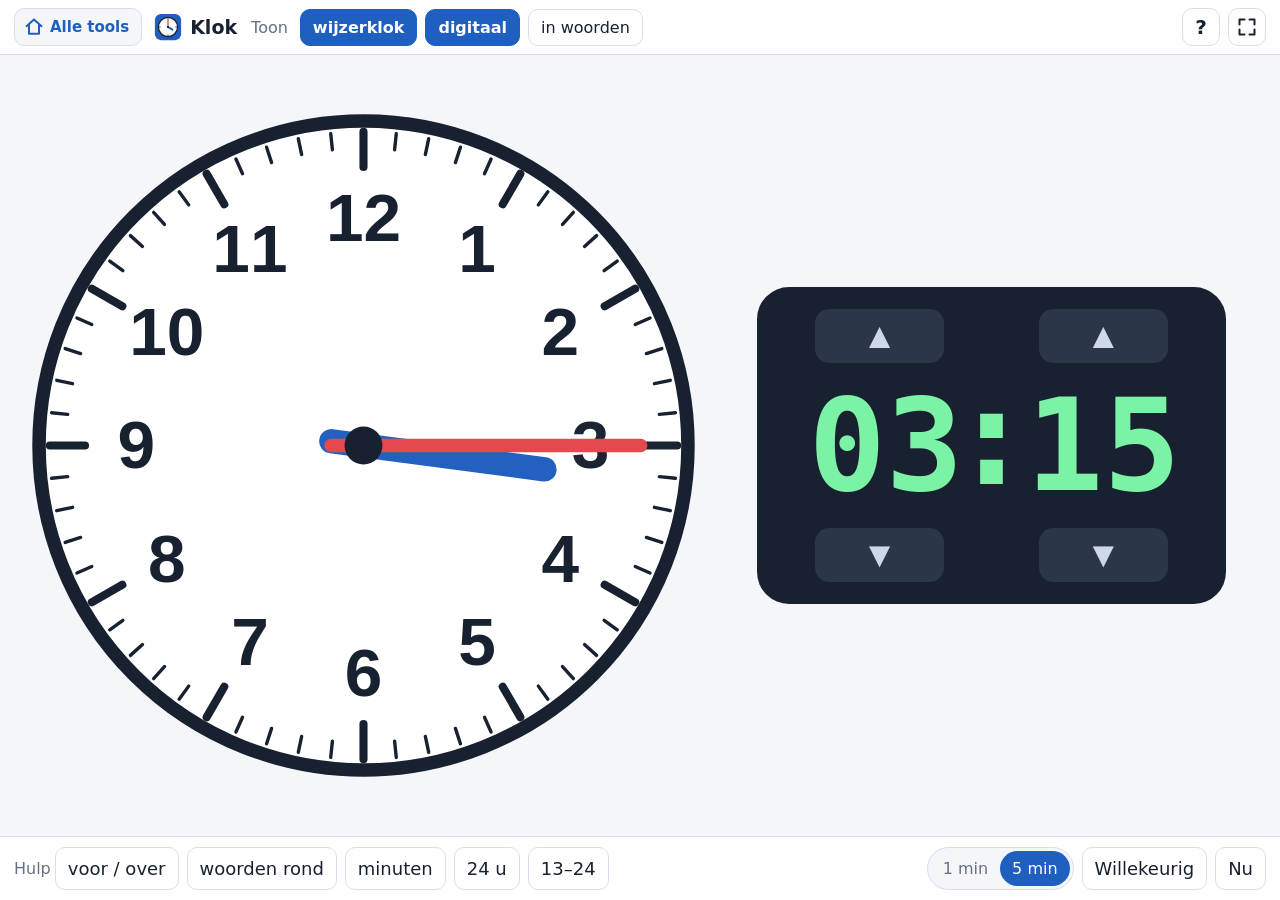
<file: klok/index.html>
<!DOCTYPE html>
<html lang="nl">
<head>
<meta charset="utf-8">
<meta name="viewport" content="width=device-width, initial-scale=1">
<title>Klok</title>
<link rel="stylesheet" href="style.css">
<link rel="stylesheet" href="../web.css">
</head>
<body>
<div id="app">
  <header class="topbar">
    <div class="brand"><img src="icon.svg" alt=""> Klok</div>
    <span class="show-label">Toon</span>
    <button class="btn small" id="tAnalog" title="Analoge klok tonen of verbergen">wijzerklok</button>
    <button class="btn small" id="tDigital" title="Digitale klok tonen of verbergen">digitaal</button>
    <button class="btn small" id="tWords" title="De tijd in woorden tonen of verbergen">in woorden</button>
    <button class="btn small" id="tWordsPos" title="Woorden boven de klok zetten">&#9650; boven</button>
    <span class="grow"></span>
    <button class="icon-btn" id="btnTip" title="Didactische tip" aria-label="Didactische tip">?</button>
  </header>

  <main id="stage">
    <div class="stage-in" id="stageIn">
      <div class="pane" id="analogPane">
        <svg id="clock" xmlns="http://www.w3.org/2000/svg" preserveAspectRatio="xMidYMid meet"></svg>
      </div>
      <div class="pane" id="digitalPane">
        <div class="digital" id="digital">
          <div class="dcol">
            <button class="arrow" id="hUp" title="Uur later" aria-label="Uur later">&#9650;</button>
            <input id="inH" class="dnum" maxlength="2" inputmode="numeric" autocomplete="off" aria-label="Uur">
            <button class="arrow" id="hDown" title="Uur vroeger" aria-label="Uur vroeger">&#9660;</button>
          </div>
          <div class="colon">:</div>
          <div class="dcol">
            <button class="arrow" id="mUp" title="Minuten later" aria-label="Minuten later">&#9650;</button>
            <input id="inM" class="dnum" maxlength="2" inputmode="numeric" autocomplete="off" aria-label="Minuten">
            <button class="arrow" id="mDown" title="Minuten vroeger" aria-label="Minuten vroeger">&#9660;</button>
          </div>
        </div>
      </div>
      <div class="pane" id="wordsPane">
        <div class="words">
          <div class="w1" id="w1"></div>
          <div class="w2" id="w2"></div>
        </div>
      </div>
    </div>
  </main>

  <footer class="controls">
    <span class="show-label">Hulp</span>
    <button class="btn" id="tVoorOver" title="Kleuren voor/over op de klok">voor / over</button>
    <button class="btn" id="tLabels" title="Woorden rond de klok: vijf over, tien over, kwart over, ...">woorden rond</button>
    <button class="btn" id="tMinNums" title="Minuten rond de klok: 05, 10, 15, ...">minuten</button>
    <button class="btn" id="tH24" title="24 uur: 15:20 en 's namiddags">24 u</button>
    <button class="btn" id="tRing24" title="Binnenring 13 tot 24 op de wijzerklok">13&ndash;24</button>
    <span class="grow"></span>
    <div class="seg" id="stepSeg">
      <button data-step="1" title="Wijzers per minuut">1 min</button>
      <button data-step="5" title="Wijzers per 5 minuten">5 min</button>
    </div>
    <button class="btn" id="btnRandom" title="Een willekeurige tijd">Willekeurig</button>
    <button class="btn" id="btnNow" title="De tijd van nu">Nu</button>
  </footer>

  <div id="overlayTip" class="overlay hidden">
    <div class="dialog">
      <h2>Tip: kloklezen</h2>
      <p>De <b style="color:#1f5fbf">korte wijzer</b> wijst het uur aan, de <b style="color:#e5484d">lange wijzer</b>
        de minuten. In de woorden hebben ze dezelfde kleur: "<span style="color:#e5484d">kwart over</span>
        <span style="color:#1f5fbf">drie</span>".</p>
      <p>Verberg de woorden en laat leerlingen de tijd zeggen; toon ze dan pas. Of verberg de wijzerklok en laat
        ze de wijzers zelf zetten bij een digitale tijd.</p>
      <p>"voor / over" kleurt de klok: rechts <b>over</b> het uur, links <b>voor</b> het volgende uur.
        Rond half: "vijfentwintig over" en "vijfentwintig voor" (zoals in de nieuwe minimumdoelen).</p>
      <p class="hint">Sleep de wijzers, gebruik de pijltjes of klik op de digitale cijfers en tik een tijd.
        Draai je de lange wijzer rond, dan gaat de korte mee, zoals bij een echte klok.</p>
      <div class="dialog-actions"><button class="btn primary" id="btnTipClose">Sluiten</button></div>
    </div>
  </div>
</div>

<script src="lib/tik.js"></script>
<script src="app.js"></script>
<script src="../web.js"></script>
</body>
</html>
</file>
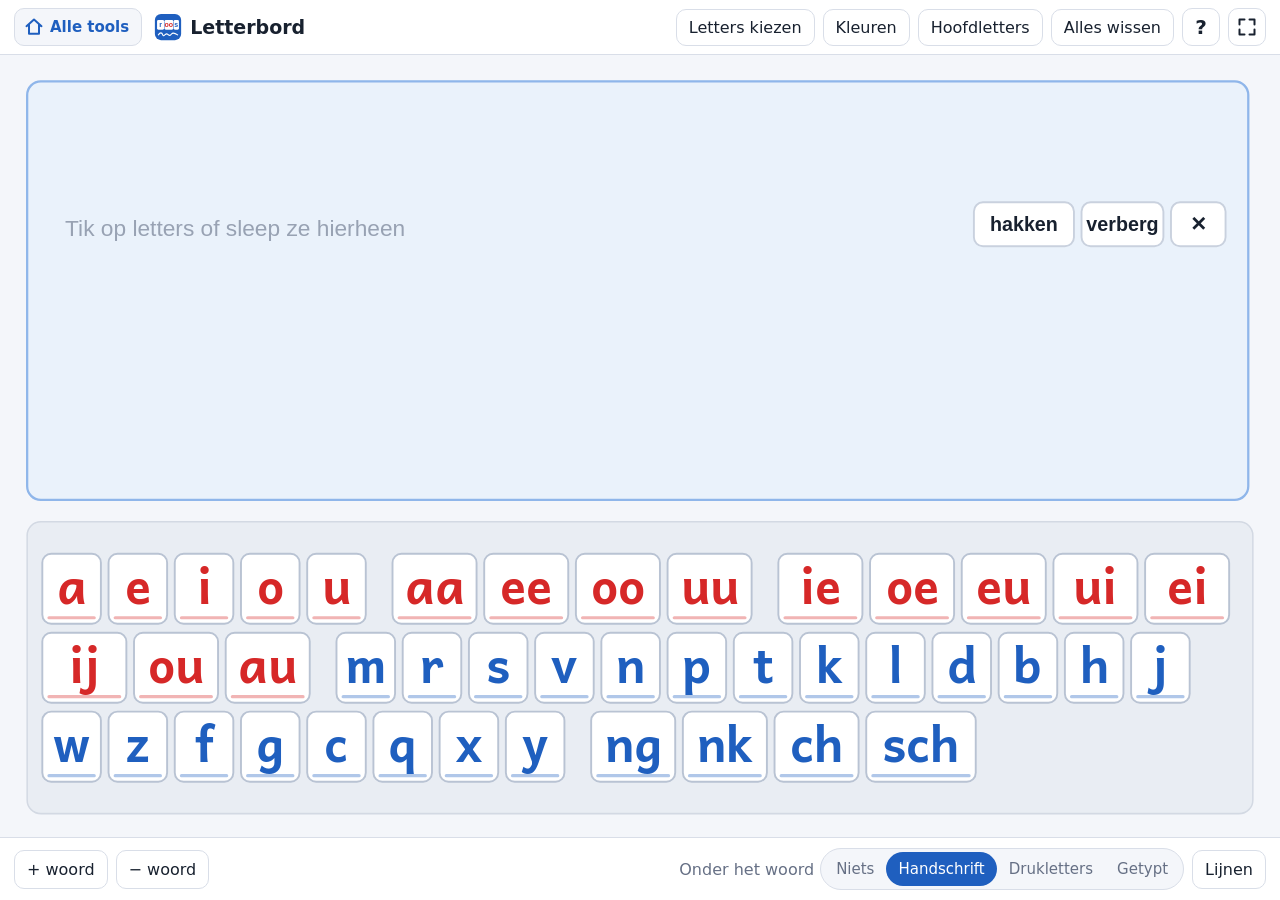
<file: letterbord/index.html>
<!DOCTYPE html>
<html lang="nl">
<head>
<meta charset="utf-8">
<meta name="viewport" content="width=device-width, initial-scale=1">
<title>Letterbord</title>
<link rel="stylesheet" href="style.css">
<link rel="stylesheet" href="../web.css">
</head>
<body>
<div id="app">
  <header class="topbar">
    <div class="brand"><img src="icon.svg" alt=""> Letterbord</div>
    <span class="grow"></span>
    <button class="btn small" id="btnLetters" title="Kies welke letters en klanken op het bord liggen">Letters kiezen</button>
    <button class="btn small" id="btnColors" title="Kleur van de klinkers en de medeklinkers">Kleuren</button>
    <button class="btn small" id="btnCaps" title="Hoofdletters in de letterkast (bv. voor namen)">Hoofdletters</button>
    <button class="btn small" id="btnClear" title="Alle woorden wissen">Alles wissen</button>
    <button class="icon-btn" id="btnTip" title="Didactische tip" aria-label="Didactische tip">?</button>
  </header>

  <main id="stage">
    <div class="stage-in" id="stageIn">
      <svg id="board" xmlns="http://www.w3.org/2000/svg" viewBox="0 0 1600 1000" preserveAspectRatio="xMidYMid meet"></svg>
    </div>
  </main>

  <footer class="controls">
    <button class="btn" id="btnAdd" title="Nog een woordlijn">+ woord</button>
    <button class="btn" id="btnDel" title="Laatste woordlijn weg">&minus; woord</button>
    <span class="grow"></span>
    <span class="show-label">Onder het woord</span>
    <div class="seg" id="underSeg">
      <button data-under="geen">Niets</button>
      <button data-under="hand" title="Vlaams verbonden schoolschrift">Handschrift</button>
      <button data-under="druk" title="Drukletters met de schoolletter a en g">Drukletters</button>
      <button data-under="typ" title="Zoals in een boek of op de computer">Getypt</button>
    </div>
    <button class="btn" id="btnLines" title="Schrijflijnen onder het handschrift">Lijnen</button>
  </footer>

  <div id="overlayLetters" class="overlay hidden">
    <div class="dialog wide">
      <h2>Welke letters en klanken liggen op het bord?</h2>
      <p class="hint">Tik op een letter om ze aan of uit te zetten. Zet alleen aan wat de klas al gezien heeft: het bord groeit mee met je leesmethode.</p>
      <div id="letterGroups"></div>
      <div class="dialog-actions"><button class="btn primary" id="btnLettersClose">Klaar</button></div>
    </div>
  </div>

  <div id="overlayColors" class="overlay hidden">
    <div class="dialog">
      <h2>Kleuren</h2>
      <div class="krij"><span class="naam">Klinkers</span><span id="palK"></span></div>
      <div class="krij"><span class="naam">Medeklinkers</span><span id="palM"></span></div>
      <div class="voorbeeld" id="colorSample"></div>
      <p class="hint">Klinkers zijn ook de lange klanken en tweeklanken (aa, ie, ui, ij, ...). In veel Vlaamse klassen zijn klinkers rood en medeklinkers blauw.</p>
      <div class="dialog-actions"><button class="btn" id="btnColorsReset">Standaard</button> <button class="btn primary" id="btnColorsClose">Klaar</button></div>
    </div>
  </div>

  <div id="overlayTip" class="overlay hidden">
    <div class="dialog">
      <h2>Tip: hakken en plakken</h2>
      <p>Leg een klankzuiver woord (bv. <b>r-oo-s</b>, <b>m-aa-n</b>, <b>v-i-s</b>) met de klanken uit de letterkast.
        Laat de klas de klanken <b>hakken</b> (uit elkaar, elke klank apart zeggen) en weer <b>plakken</b> (aan elkaar,
        zoemend lezen). Eén kaartje is één klank: daarom liggen <b>oo</b>, <b>ie</b> en <b>sch</b> samen op één kaartje.</p>
      <p>Verberg het woord onderaan, laat het lezen of naschrijven en toon het dan in handschrift, drukletters of getypt.</p>
      <p class="hint">Tik op een kaartje in de letterkast: het komt achteraan het gekozen woord. Of sleep het naar de juiste plek.
        Tik op een kaartje in een woord om het weg te nemen, of sleep het weg. "Letters kiezen" bepaalt welke klanken er liggen.</p>
      <div class="dialog-actions"><button class="btn primary" id="btnTipClose">Sluiten</button></div>
    </div>
  </div>
</div>

<script src="lib/tik.js"></script>
<script src="app.js"></script>
<script src="../web.js"></script>
</body>
</html>
</file>
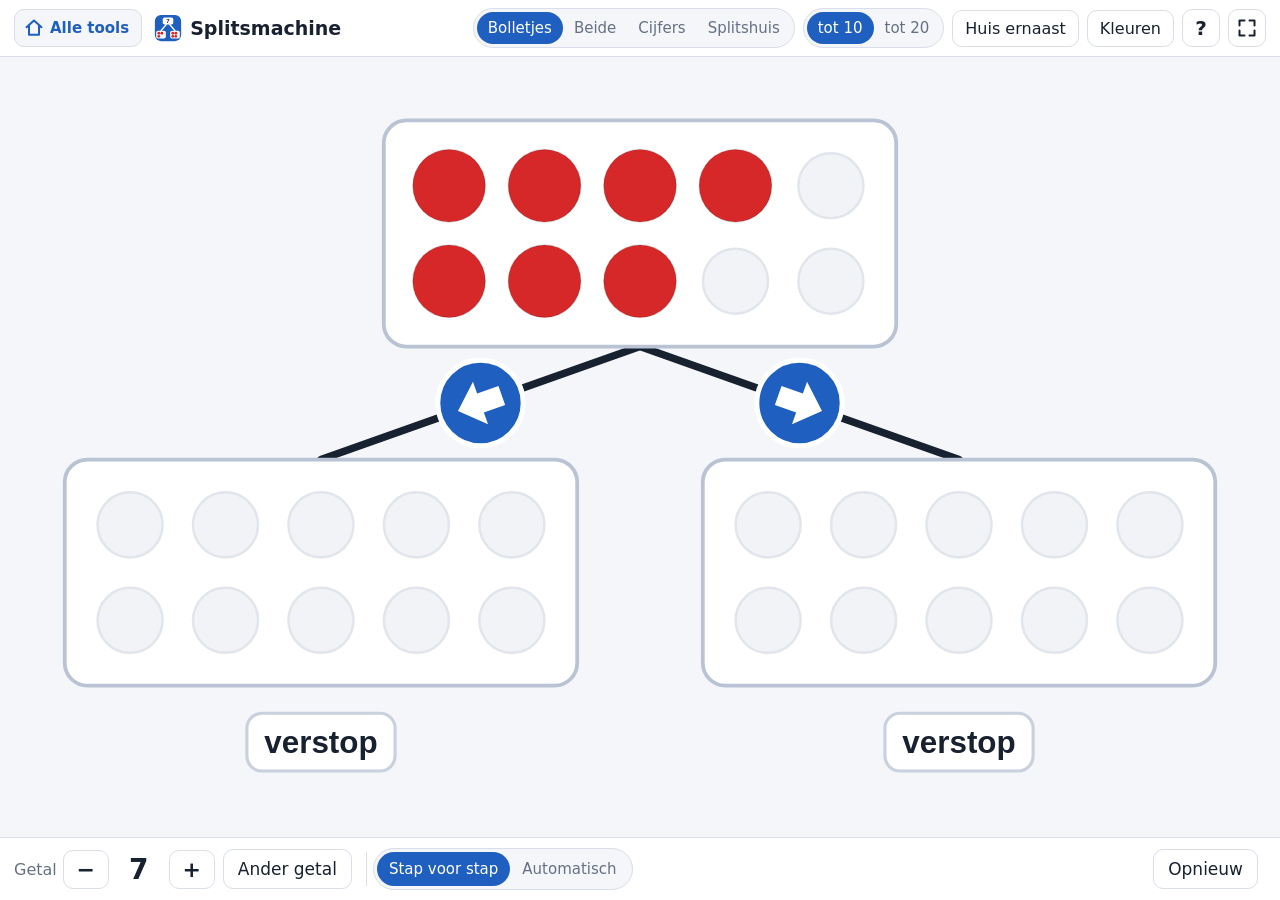
<file: splitsmachine/index.html>
<!DOCTYPE html>
<html lang="nl">
<head>
<meta charset="utf-8">
<meta name="viewport" content="width=device-width, initial-scale=1">
<title>Splitsmachine</title>
<link rel="stylesheet" href="style.css">
<link rel="stylesheet" href="../web.css">
</head>
<body>
<div id="app">
  <header class="topbar">
    <div class="brand"><img src="icon.svg" alt=""> Splitsmachine</div>
    <span class="grow"></span>
    <div class="seg" id="toonSeg">
      <button data-toon="bol">Bolletjes</button>
      <button data-toon="beide">Beide</button>
      <button data-toon="cijfer">Cijfers</button>
      <button data-toon="huis" title="Enkel het splitshuis: zelf de cijfers invullen">Splitshuis</button>
    </div>
    <div class="seg" id="totSeg">
      <button data-tot="10">tot 10</button>
      <button data-tot="20" title="Voor de brug tot 20">tot 20</button>
    </div>
    <button class="btn small" id="btnHuis" title="Het splitshuis naast de machine: alle splitsingen die al gemaakt zijn">Huis ernaast</button>
    <button class="btn small" id="btnColors" title="Kleur van de bolletjes">Kleuren</button>
    <button class="icon-btn" id="btnTip" title="Didactische tip" aria-label="Didactische tip">?</button>
  </header>

  <main id="stage">
    <div class="stage-in" id="stageIn">
      <svg id="board" xmlns="http://www.w3.org/2000/svg" viewBox="0 0 1000 600" preserveAspectRatio="xMidYMid meet"></svg>
    </div>
  </main>

  <footer class="controls">
    <span class="show-label">Getal</span>
    <button class="btn pm" id="btnMin" title="Kleiner getal" aria-label="Kleiner getal">&minus;</button>
    <span class="getal" id="getalVal">7</span>
    <button class="btn pm" id="btnPlus" title="Groter getal" aria-label="Groter getal">+</button>
    <button class="btn" id="btnDice" title="Kies een ander getal">Ander getal</button>
    <span class="sep" id="sepWijze"></span>
    <div class="seg" id="wijzeSeg">
      <button data-wijze="stap" title="Zelf bolletjes naar beneden laten vallen">Stap voor stap</button>
      <button data-wijze="auto" title="De machine splitst">Automatisch</button>
    </div>
    <span class="grow"></span>
    <button class="btn" id="btnReset" title="Alles terug naar boven">Opnieuw</button>
    <button class="btn primary" id="btnSplit" title="De machine splitst (een splitsing die nog niet in het splitshuis staat)">Splits!</button>
    <button class="btn" id="btnNext" title="De volgende splitsing op volgorde">Volgende</button>
    <button class="btn" id="btnLinks" title="De linkerkolom op volgorde invullen (0, 1, 2 ...): de klas vult rechts aan">Links invullen</button>
    <button class="btn" id="btnCheck" title="Kleur de goede rijen groen; oranje = staat er al (foute rijen zijn altijd meteen rood)">Controleer</button>
    <button class="btn" id="btnSol" title="Alle splitsingen tonen">Oplossing</button>
    <button class="btn" id="btnLeeg" title="Alle vakjes leeg maken">Leegmaken</button>
  </footer>

  <div id="overlayColors" class="overlay hidden">
    <div class="dialog">
      <h2>Kleuren</h2>
      <div class="krij"><span class="naam">Bolletjes</span><span id="palA"></span></div>
      <div class="krij"><span class="naam">Rechterdeel</span><span id="palB"></span></div>
      <div class="voorbeeld" id="colorSample"></div>
      <p class="hint">Standaard hebben alle bolletjes één kleur. Kies een andere kleur voor het rechterdeel als je de twee delen wil laten opvallen.</p>
      <div class="dialog-actions"><button class="btn" id="btnColorsReset">Standaard</button> <button class="btn primary" id="btnColorsClose">Klaar</button></div>
    </div>
  </div>

  <div id="overlayTip" class="overlay hidden">
    <div class="dialog">
      <h2>Tip: splitsen</h2>
      <p>Bovenaan staat het getal. De machine splitst het in twee delen: <b>7 splitst in 3 en 4</b>.
        Laat de klas eerst voorspellen hoeveel bolletjes er nog naar de andere kant moeten.</p>
      <p><b>Verstop</b> een deel: "7 splitst in 3 en ...?" Tik op het verstopte deel om het te tonen.</p>
      <p>Het <b>splitshuis</b> vult zich met elke splitsing die je maakt. Met "Volgende" komen ze op volgorde:
        links één meer, rechts één minder. Welke splitsingen ontbreken nog?</p>
      <p>Abstracter: kies bovenaan <b>Splitshuis</b>. Tik op een vakje en dan op een cijfer. Begin met "Links invullen"
        en laat de klas rechts aanvullen, of laat ze alles zelf zoeken. Een rij die niet klopt, kleurt meteen rood.
        "Controleer" kleurt ook de goede rijen groen, en oranje als een splitsing er al staat.</p>
      <p><b>Brug tot 20</b>: voor 8 + 5 splits je 5 in 2 en 3 (8 + 2 = 10, 10 + 3 = 13).</p>
      <p class="hint">Stap voor stap: tik op een pijl bij een been of sleep een bolletje naar beneden. Tik op een bolletje
        onderaan om het terug naar boven te sturen. Automatisch: "Splits!" laat de machine splitsen.</p>
      <div class="dialog-actions"><button class="btn primary" id="btnTipClose">Sluiten</button></div>
    </div>
  </div>
</div>

<script src="lib/tik.js"></script>
<script src="app.js"></script>
<script src="../web.js"></script>
</body>
</html>
</file>
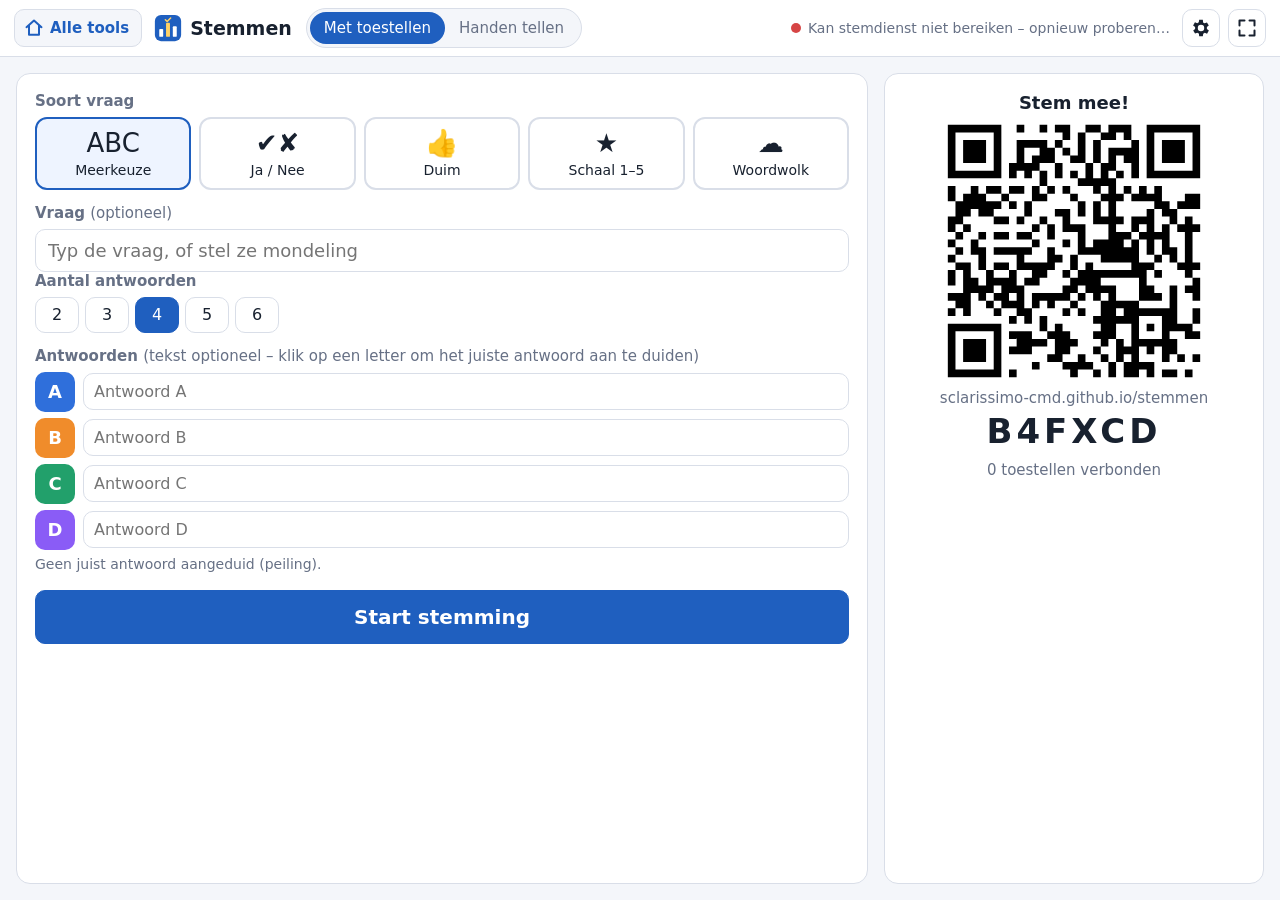
<file: stemmen/index.html>
<!DOCTYPE html>
<html lang="nl">
<head>
<meta charset="utf-8">
<meta name="viewport" content="width=device-width, initial-scale=1">
<title>Stemmen</title>
<link rel="stylesheet" href="style.css">
<link rel="stylesheet" href="../web.css">
</head>
<body>
<div id="app">
  <header class="topbar">
    <div class="brand"><img src="icon.svg" alt=""> Stemmen</div>
    <div class="seg" id="modeSeg">
      <button data-mode="live" class="on">Met toestellen</button>
      <button data-mode="manual">Handen tellen</button>
    </div>
    <div class="conn" id="conn" title="Verbinding met de stemdienst"><span class="dot"></span><span id="connText">Verbinden…</span></div>
    <button class="icon-btn" id="btnSettings" title="Instellingen" aria-label="Instellingen">
      <svg viewBox="0 0 24 24" width="22" height="22"><path fill="currentColor" d="M19.4 13a7.5 7.5 0 0 0 0-2l2.1-1.6-2-3.5-2.5 1a7.6 7.6 0 0 0-1.7-1L15 3h-4l-.4 2.7a7.6 7.6 0 0 0-1.7 1l-2.5-1-2 3.5L6.6 11a7.5 7.5 0 0 0 0 2l-2.1 1.6 2 3.5 2.5-1c.5.4 1.1.8 1.7 1L11 21h4l.4-2.7c.6-.3 1.2-.6 1.7-1l2.5 1 2-3.5L19.4 13zM13 15.5a3.5 3.5 0 1 1 0-7 3.5 3.5 0 0 1 0 7z" transform="translate(-1 0)"/></svg>
    </button>
  </header>

  <main>
    <!-- Vraag opstellen -->
    <section id="screenSetup" class="screen">
      <div class="setup">
        <div class="label">Soort vraag</div>
        <div class="types" id="types"></div>

        <label class="label" for="qText">Vraag <span class="muted">(optioneel)</span></label>
        <input id="qText" class="text-in" maxlength="200" placeholder="Typ de vraag, of stel ze mondeling">

        <div id="optEditor"></div>

        <button id="btnStart" class="btn primary big">Start stemming</button>
      </div>

      <aside class="join-card" id="joinCard"></aside>
    </section>

    <!-- Stemming loopt -->
    <section id="screenRun" class="screen hidden">
      <div class="run-head">
        <div class="run-title" id="runTitle"></div>
        <div class="run-meta">
          <span class="pill" id="statusPill">Open</span>
          <span class="count" id="voteCount">0 stemmen</span>
        </div>
      </div>
      <div class="run-body">
        <div id="results" class="results"></div>
        <aside class="join-mini" id="joinMini" data-tik title="Klik om de QR-code te vergroten"></aside>
      </div>
      <div id="manualWord" class="manual-word hidden">
        <input id="wordInput" class="text-in" maxlength="40" placeholder="Typ een antwoord en druk Enter">
        <button class="btn" id="btnAddWord">Toevoegen</button>
      </div>
      <footer class="controls">
        <button class="btn" id="btnStop">Stop stemming</button>
        <button class="btn" id="btnHide">Verberg resultaten</button>
        <button class="btn" id="btnReveal">Toon juist antwoord</button>
        <button class="btn" id="btnReset">Wis stemmen</button>
        <span class="grow"></span>
        <button class="btn primary" id="btnNew">Nieuwe vraag</button>
      </footer>
    </section>
  </main>

  <!-- Grote QR -->
  <div id="overlayQR" class="overlay hidden" data-tik>
    <div class="qr-big-card" id="qrBig"></div>
  </div>

  <!-- Instellingen -->
  <div id="overlaySettings" class="overlay hidden">
    <div class="dialog">
      <h2>Instellingen</h2>
      <label class="label" for="setUrl">Adres van de leerlingenpagina</label>
      <input id="setUrl" class="text-in" placeholder="https://jouwnaam.github.io/stemmen/">
      <p class="hint">Standaard de gedeelde pagina; die werkt voor iedereen. Laat leeg om terug te keren naar de standaard. Enkel aanpassen als je een eigen leerlingenpagina hebt.</p>

      <label class="label" for="setBroker">Stemdienst (MQTT via WebSocket)</label>
      <input id="setBroker" class="text-in">
      <p class="hint">Standaard: de gratis publieke dienst van HiveMQ. Laat ongewijzigd tenzij je een eigen dienst hebt.</p>

      <div class="label">Klascode</div>
      <div class="code-row"><span id="setCode" class="code-chip"></span><button class="btn" id="btnNewCode">Nieuwe code</button></div>
      <p class="hint">Alle pagina's van hetzelfde OpenBoard-document gebruiken dezelfde code, zodat leerlingen niet opnieuw hoeven te scannen. "Nieuwe code" geldt enkel voor deze widget.</p>

      <p class="hint diag" id="diag"></p>

      <div class="dialog-actions">
        <button class="btn" id="btnSetCancel">Annuleren</button>
        <button class="btn primary" id="btnSetSave">Opslaan</button>
      </div>
    </div>
  </div>
</div>

<script src="lib/tik.js"></script>
<script src="lib/paho-mqtt.js"></script>
<script src="lib/verbinding.js"></script>
<script src="lib/qrcode.js"></script>
<script src="app.js"></script>
<script src="../web.js"></script>
</body>
</html>
</file>
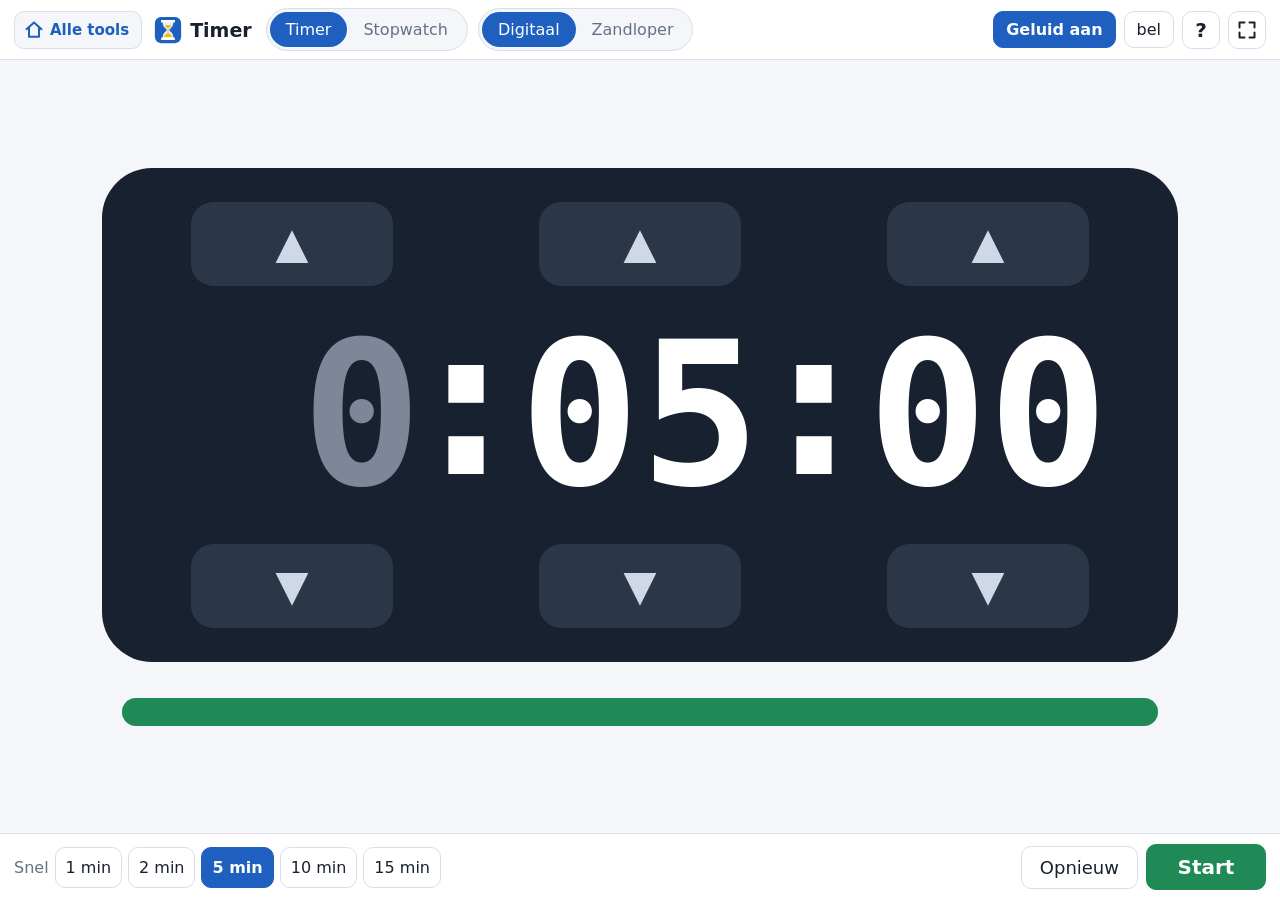
<file: timer/index.html>
<!DOCTYPE html>
<html lang="nl">
<head>
<meta charset="utf-8">
<meta name="viewport" content="width=device-width, initial-scale=1">
<title>Timer</title>
<link rel="stylesheet" href="style.css">
<link rel="stylesheet" href="../web.css">
</head>
<body>
<div id="app">
  <header class="topbar">
    <div class="brand"><img src="icon.svg" alt=""> Timer</div>
    <div class="seg" id="modeSeg">
      <button data-mode="timer" title="Aftellen tot de tijd om is">Timer</button>
      <button data-mode="stopwatch" title="Optellen: hoe lang duurt het?">Stopwatch</button>
    </div>
    <div class="seg" id="viewSeg">
      <button data-view="digitaal" title="Grote cijfers">Digitaal</button>
      <button data-view="zandloper" title="Zandloper die leegloopt">Zandloper</button>
    </div>
    <span class="grow"></span>
    <button class="btn small" id="btnSound" title="Geluid als de tijd om is">Geluid aan</button>
    <button class="btn small" id="btnTone" title="Ander geluid kiezen (je hoort het meteen)">bel</button>
    <button class="icon-btn" id="btnTip" title="Didactische tip" aria-label="Didactische tip">?</button>
  </header>

  <main id="stage">
    <div class="stage-in" id="stageIn">
      <div class="pane" id="glassPane">
        <svg id="glass" xmlns="http://www.w3.org/2000/svg" viewBox="0 0 300 440" preserveAspectRatio="xMidYMid meet"></svg>
      </div>
      <div class="pane" id="timerPane">
        <div class="tbox" id="tbox">
          <div class="digital" id="tdigital">
            <div class="dcol" id="colH">
              <button class="arrow" id="hUp" title="Een uur meer" aria-label="Een uur meer">&#9650;</button>
              <input id="inH" class="dnum" maxlength="2" inputmode="numeric" autocomplete="off" aria-label="Uren">
              <button class="arrow" id="hDown" title="Een uur minder" aria-label="Een uur minder">&#9660;</button>
            </div>
            <div class="colon" id="colon1">:</div>
            <div class="dcol">
              <button class="arrow" id="mUp" title="Een minuut meer" aria-label="Een minuut meer">&#9650;</button>
              <input id="inM" class="dnum" maxlength="2" inputmode="numeric" autocomplete="off" aria-label="Minuten">
              <button class="arrow" id="mDown" title="Een minuut minder" aria-label="Een minuut minder">&#9660;</button>
            </div>
            <div class="colon">:</div>
            <div class="dcol">
              <button class="arrow" id="sUp" title="5 seconden meer" aria-label="5 seconden meer">&#9650;</button>
              <input id="inS" class="dnum" maxlength="2" inputmode="numeric" autocomplete="off" aria-label="Seconden">
              <button class="arrow" id="sDown" title="5 seconden minder" aria-label="5 seconden minder">&#9660;</button>
            </div>
          </div>
          <div class="bar" id="bar"><div class="fill" id="barFill"></div></div>
        </div>
      </div>
      <div class="pane" id="swPane">
        <div class="sw" id="swText">00:00,0</div>
      </div>
      <div id="doneMsg" class="done hidden" data-tik>Tijd om!</div>
    </div>
  </main>

  <footer class="controls">
    <div class="group" id="presets">
      <span class="show-label">Snel</span>
      <button class="btn" data-sec="60">1 min</button>
      <button class="btn" data-sec="120">2 min</button>
      <button class="btn" data-sec="300">5 min</button>
      <button class="btn" data-sec="600">10 min</button>
      <button class="btn" data-sec="900">15 min</button>
    </div>
    <span class="grow"></span>
    <div class="palette" id="palette"></div>
    <button class="btn" id="btnDigits" title="Cijfers naast de zandloper tonen of verbergen">cijfers</button>
    <button class="btn" id="btnReset" title="Terug naar de ingestelde tijd">Opnieuw</button>
    <button class="btn primary start" id="btnStart">Start</button>
  </footer>

  <div id="overlayTip" class="overlay hidden">
    <div class="dialog">
      <h2>Tip: tijd zichtbaar maken</h2>
      <p>Jonge kinderen kunnen tijd moeilijk inschatten. De <b>zandloper</b> toont hoeveel tijd er nog is, zonder
        dat ze de klok moeten kunnen lezen. Laat ze voorspellen: "Is de helft al door?"</p>
      <p>Met de <b>stopwatch</b> meet je hoe lang iets duurt: opruimen, een rij maaltafels, een looprondje.
        Probeer het de volgende keer sneller te doen.</p>
      <p class="hint">Tik de tijd in (uren : minuten : seconden) of gebruik de pijltjes en de snelknoppen. Start, Pauze
        en Verder met de grote knop. Het geluid zet je bovenaan aan of uit; aanzetten laat het geluid even horen. Ernaast kies je het geluid: bel, schoolbel of ding-dong.</p>
      <div class="dialog-actions"><button class="btn primary" id="btnTipClose">Sluiten</button></div>
    </div>
  </div>
</div>

<script src="lib/tik.js"></script>
<script src="app.js"></script>
<script src="../web.js"></script>
</body>
</html>
</file>
<file: start.css>
/* Startpagina van de webversie (gewone browser, niet OpenBoard). Groot en aanraakvriendelijk voor het digibord. */
:root {
  --bg: #f4f6fa;
  --panel: #ffffff;
  --ink: #18212f;
  --muted: #5b6577;
  --line: #d9dee8;
  --brand: #1f5fbf;
  --brand-dark: #174a96;
  --accent: #ffc83d;
}
* { box-sizing: border-box; }
html, body { margin: 0; }
body {
  background: var(--bg); color: var(--ink);
  font-family: "Segoe UI", system-ui, -apple-system, Roboto, Arial, sans-serif;
  font-size: 18px; line-height: 1.45;
}
.hidden { display: none !important; }
a { color: var(--brand); }

.kop { background: var(--brand); color: #fff; }
.kop-in, .filter-in, .inhoud, .voet-in { max-width: 1180px; margin: 0 auto; padding-left: 24px; padding-right: 24px; }
.kop-in { display: flex; align-items: center; padding-top: 26px; padding-bottom: 26px; }
.logo { width: 64px; height: 64px; margin-right: 18px; flex: none; }
.kop h1 { margin: 0; font-size: 38px; line-height: 1.1; letter-spacing: -0.5px; }
.kop .sub { margin: 4px 0 0; font-size: 19px; opacity: 0.92; }

.filter { background: var(--panel); border-bottom: 1px solid var(--line); position: sticky; top: 0; z-index: 2; }
.filter-in { display: flex; align-items: center; flex-wrap: wrap; padding-top: 12px; padding-bottom: 12px; }
.filter-label { font-weight: 700; margin-right: 14px; }
.chips { display: flex; flex-wrap: wrap; }
.chip {
  font: inherit; font-size: 18px; min-width: 64px; height: 48px; padding: 0 16px; margin: 3px 8px 3px 0;
  border: 1px solid var(--line); border-radius: 999px; background: var(--bg); color: var(--ink); cursor: pointer;
}
.chip:hover { border-color: var(--brand); }
.chip.on { background: var(--brand); border-color: var(--brand); color: #fff; font-weight: 700; }

.inhoud { padding-top: 8px; padding-bottom: 24px; }
.rubriek { margin-top: 26px; }
.rubriek h2 { margin: 0; font-size: 26px; }
.rubriek .uitleg { margin: 2px 0 12px; color: var(--muted); }
.kaarten { display: flex; flex-wrap: wrap; margin-right: -16px; }
.kaart {
  display: flex; align-items: flex-start; width: calc(33.333% - 16px); min-width: 300px; flex-grow: 1; max-width: calc(50% - 16px);
  margin: 0 16px 16px 0; padding: 18px; background: var(--panel); border: 1px solid var(--line); border-radius: 16px;
  color: var(--ink); text-decoration: none; box-shadow: 0 1px 2px rgba(16, 24, 40, 0.06);
  transition: transform 0.12s, box-shadow 0.12s, border-color 0.12s;
}
.kaart:hover, .kaart:focus { border-color: var(--brand); box-shadow: 0 6px 18px rgba(31, 95, 191, 0.16); transform: translateY(-2px); outline: none; }
.kaart:active { transform: translateY(0); }
.icoon { width: 72px; height: 72px; margin-right: 16px; flex: none; border-radius: 14px; }
.kaart h3 { margin: 2px 0 4px; font-size: 24px; }
.kaart p { margin: 0 0 10px; color: var(--muted); font-size: 17px; }
.jaren { display: inline-block; font-size: 14px; font-weight: 600; color: var(--brand-dark); background: #e8effb; border-radius: 999px; padding: 3px 10px; }
.leeg { text-align: center; color: var(--muted); padding: 40px 24px; }

.melden { max-width: 1180px; margin: 10px auto 0; padding: 0 24px; }
.melden-in {
  display: flex; align-items: center; flex-wrap: wrap; padding: 20px 22px;
  background: #fff8e1; border: 1px solid #f5d77a; border-radius: 16px;
}
.melden-tekst { flex: 1; min-width: 260px; margin-right: 20px; }
.melden h2 { margin: 0 0 4px; font-size: 24px; }
.melden p { margin: 0; color: var(--muted); }
.melden-knop {
  display: inline-block; margin: 10px 0; padding: 14px 22px; border-radius: 12px; background: var(--brand); color: #fff;
  font-weight: 700; text-decoration: none; white-space: nowrap;
}
.melden-knop:hover, .melden-knop:focus { background: var(--brand-dark); }

.voet { border-top: 1px solid var(--line); background: var(--panel); margin-top: 24px; }
.voet-in { padding-top: 18px; padding-bottom: 22px; font-size: 16px; color: var(--muted); }
.voet p { margin: 0 0 8px; }
.voet .klein { font-size: 14px; margin-top: 12px; }

@media (max-width: 700px) {
  .kaart { min-width: 0; width: 100%; max-width: none; }
  .kop h1 { font-size: 30px; }
  .logo { width: 52px; height: 52px; }
  .kop-in, .filter-in, .inhoud, .voet-in, .melden { padding-left: 16px; padding-right: 16px; }
  .melden-knop { white-space: normal; }
}
</file>
<file: breuken/style.css>
/* Bewust "ouderwetse" CSS (geen grid, geen flex-gap, geen inset/min())
   zodat de widget ook werkt in de oudere browser-engine van OpenBoard. */
:root {
  --bg: #f4f6fa;
  --panel: #ffffff;
  --ink: #18212f;
  --muted: #667085;
  --line: #d9dee8;
  --brand: #1f5fbf;
  --brand-ink: #ffffff;
  --radius: 14px;
}
* { box-sizing: border-box; }
html, body { margin: 0; height: 100%; }
body {
  background: #f4f6fa; background: var(--bg);
  color: #18212f; color: var(--ink);
  font-family: "Segoe UI", system-ui, -apple-system, Roboto, Arial, sans-serif;
  font-size: 16px;
  overflow: hidden;
  -webkit-user-select: none; user-select: none;
}
#app { display: -webkit-flex; display: flex; -webkit-flex-direction: column; flex-direction: column; height: 100%; }
.hidden { display: none !important; }
.grow { -webkit-flex: 1; flex: 1; }

/* ---------- Topbalk ---------- */
.topbar {
  display: -webkit-flex; display: flex; -webkit-align-items: center; align-items: center;
  padding: 8px 14px; background: var(--panel); border-bottom: 1px solid var(--line);
}
.brand { display: flex; align-items: center; font-weight: 700; font-size: 19px; margin-right: 14px; white-space: nowrap; }
.brand img { width: 28px; height: 28px; margin-right: 8px; }
.seg { display: flex; background: var(--bg); border: 1px solid var(--line); border-radius: 999px; padding: 3px; }
.seg button {
  border: 0; background: transparent; padding: 8px 16px; border-radius: 999px;
  font-family: inherit; font-size: 16px; color: var(--muted); cursor: pointer; white-space: nowrap;
}
.seg button.on { background: var(--brand); color: var(--brand-ink); }
.icon-btn {
  border: 1px solid var(--line); background: var(--panel); color: var(--ink);
  width: 38px; height: 38px; border-radius: 10px; cursor: pointer; padding: 0;
  font-family: inherit; font-size: 20px; font-weight: 700;
}

/* ---------- Bord: hoogte in % werkt niet in een flex-item, dus absoluut positioneren ---------- */
#stage { -webkit-flex: 1; flex: 1; position: relative; min-height: 0; }
.stage-in { position: absolute; top: 12px; left: 12px; right: 12px; bottom: 12px; }
#board { display: block; width: 100%; height: 100%; }

/* ---------- Knoppen onderaan ---------- */
.controls {
  display: -webkit-flex; display: flex; -webkit-align-items: center; align-items: center;
  padding: 10px 14px; background: var(--panel); border-top: 1px solid var(--line);
}
.controls > * { margin-right: 8px; }
.controls > *:last-child { margin-right: 0; }
.sep { width: 1px; height: 34px; background: var(--line); margin: 0 6px; }
.btn {
  border: 1px solid var(--line); background: var(--panel); color: var(--ink);
  font-family: inherit; font-size: 18px; padding: 10px 18px; border-radius: 10px; cursor: pointer;
  min-width: 56px; white-space: nowrap;
}
.btn.primary, .btn.on { background: var(--brand); border-color: var(--brand); color: var(--brand-ink); font-weight: 600; }

.palette { display: flex; }
.swatch {
  width: 44px; height: 44px; border-radius: 50%; border: 4px solid #999; margin-right: 8px;
  cursor: pointer; padding: 0;
}
.swatch:last-child { margin-right: 0; }
.swatch.on { box-shadow: 0 0 0 3px #ffffff, 0 0 0 6px #18212f; }

/* ---------- Tip ---------- */
.overlay {
  position: absolute; top: 0; left: 0; right: 0; bottom: 0;
  background: rgba(24, 33, 47, .45);
  display: flex; align-items: center; justify-content: center;
}
.dialog {
  background: var(--panel); border-radius: var(--radius); padding: 20px 24px; width: 80%; max-width: 620px;
  font-size: 17px; line-height: 1.45;
}
.dialog h2 { margin: 0 0 10px; font-size: 22px; }
.dialog p { margin: 0 0 10px; }
.hint { color: var(--muted); font-size: 15px; }
.dialog-actions { text-align: right; margin-top: 14px; }

/* ---------- Breuken: tellers voor aantal en noemer ---------- */
.stepper {
  display: -webkit-flex; display: flex; -webkit-align-items: center; align-items: center;
  margin-left: 12px; background: var(--bg); border: 1px solid var(--line); border-radius: 999px; padding: 3px;
}
.stepper button {
  border: 0; background: var(--panel); width: 36px; height: 36px; border-radius: 50%;
  font-family: inherit; font-size: 22px; font-weight: 700; color: var(--ink); cursor: pointer; padding: 0;
}
.stepper .val { min-width: 92px; text-align: center; font-size: 17px; white-space: nowrap; padding: 0 6px; }
.stepper .val b { font-size: 20px; }
.stepper button:disabled { opacity: .35; cursor: default; }
.controls .btn { padding: 10px 12px; min-width: 48px; }
.topbar .btn.small { margin-left: 10px; font-size: 16px; padding: 8px 12px; min-width: 0; }
.show-label { color: var(--muted); font-size: 16px; }
</file>
<file: web.css>
/* Enkel in de webversie: knoppen die web.js in de topbalk van elke tool zet. */
.web-home {
  display: -webkit-flex; display: flex; -webkit-align-items: center; align-items: center;
  height: 38px; padding: 0 12px 0 9px; margin-right: 12px; border: 1px solid #d9dee8; border-radius: 10px;
  background: #f4f6fa; color: #1f5fbf; font-weight: 600; font-size: 15px; text-decoration: none; white-space: nowrap;
}
.web-home:hover { border-color: #1f5fbf; }
.web-home svg { width: 20px; height: 20px; margin-right: 6px; }
.web-fs { margin-left: 8px; }
.web-fs svg { width: 20px; height: 20px; display: block; margin: 0 auto; }

/* knoppen die enkel in de webversie bestaan (bv. Google Maps bij de kaarten) */
.web .alleen-web { display: inline-block; }
</file>
<file: geld/style.css>
/* Bewust "ouderwetse" CSS (geen grid, geen flex-gap, geen inset/min())
   zodat de widget ook werkt in de oudere browser-engine van OpenBoard. */
:root {
  --bg: #f4f6fa;
  --panel: #ffffff;
  --ink: #18212f;
  --muted: #667085;
  --line: #d9dee8;
  --brand: #1f5fbf;
  --brand-ink: #ffffff;
  --radius: 14px;
}
* { box-sizing: border-box; }
html, body { margin: 0; height: 100%; }
body {
  background: #f4f6fa; background: var(--bg);
  color: #18212f; color: var(--ink);
  font-family: "Segoe UI", system-ui, -apple-system, Roboto, Arial, sans-serif;
  font-size: 16px;
  overflow: hidden;
  -webkit-user-select: none; user-select: none;
}
#app { display: -webkit-flex; display: flex; -webkit-flex-direction: column; flex-direction: column; height: 100%; }
.hidden { display: none !important; }
.grow { -webkit-flex: 1; flex: 1; }

/* ---------- Topbalk ---------- */
.topbar {
  display: -webkit-flex; display: flex; -webkit-align-items: center; align-items: center;
  padding: 8px 14px; background: var(--panel); border-bottom: 1px solid var(--line);
}
.brand { display: flex; align-items: center; font-weight: 700; font-size: 19px; margin-right: 14px; white-space: nowrap; }
.brand img { width: 28px; height: 28px; margin-right: 8px; }
.seg { display: flex; background: var(--bg); border: 1px solid var(--line); border-radius: 999px; padding: 3px; }
.seg button {
  border: 0; background: transparent; padding: 8px 16px; border-radius: 999px;
  font-family: inherit; font-size: 16px; color: var(--muted); cursor: pointer; white-space: nowrap;
}
.seg button.on { background: var(--brand); color: var(--brand-ink); }
.icon-btn {
  border: 1px solid var(--line); background: var(--panel); color: var(--ink);
  width: 38px; height: 38px; border-radius: 10px; cursor: pointer; padding: 0;
  font-family: inherit; font-size: 20px; font-weight: 700;
}

/* ---------- Bord: hoogte in % werkt niet in een flex-item, dus absoluut positioneren ---------- */
#stage { -webkit-flex: 1; flex: 1; position: relative; min-height: 0; }
.stage-in { position: absolute; top: 12px; left: 12px; right: 12px; bottom: 12px; }
#board { display: block; width: 100%; height: 100%; }

/* ---------- Knoppen onderaan ---------- */
.controls {
  display: -webkit-flex; display: flex; -webkit-align-items: center; align-items: center;
  padding: 10px 14px; background: var(--panel); border-top: 1px solid var(--line);
}
.controls > * { margin-right: 8px; }
.controls > *:last-child { margin-right: 0; }
.sep { width: 1px; height: 34px; background: var(--line); margin: 0 6px; }
.btn {
  border: 1px solid var(--line); background: var(--panel); color: var(--ink);
  font-family: inherit; font-size: 18px; padding: 10px 18px; border-radius: 10px; cursor: pointer;
  min-width: 56px; white-space: nowrap;
}
.btn.primary, .btn.on { background: var(--brand); border-color: var(--brand); color: var(--brand-ink); font-weight: 600; }

.palette { display: flex; }
.swatch {
  width: 44px; height: 44px; border-radius: 50%; border: 4px solid #999; margin-right: 8px;
  cursor: pointer; padding: 0;
}
.swatch:last-child { margin-right: 0; }
.swatch.on { box-shadow: 0 0 0 3px #ffffff, 0 0 0 6px #18212f; }

/* ---------- Tip ---------- */
.overlay {
  position: absolute; top: 0; left: 0; right: 0; bottom: 0;
  background: rgba(24, 33, 47, .45);
  display: flex; align-items: center; justify-content: center;
}
.dialog {
  background: var(--panel); border-radius: var(--radius); padding: 20px 24px; width: 80%; max-width: 620px;
  font-size: 17px; line-height: 1.45;
}
.dialog h2 { margin: 0 0 10px; font-size: 22px; }
.dialog p { margin: 0 0 10px; }
.hint { color: var(--muted); font-size: 15px; }
.dialog-actions { text-align: right; margin-top: 14px; }


/* ---------- Geld ---------- */
.topbar .btn.small { margin-left: 8px; font-size: 16px; padding: 8px 12px; min-width: 0; }
.topbar .seg { margin-right: 10px; }
.seg button { font-size: 16px; padding: 8px 12px; }
.show-label { color: var(--muted); font-size: 16px; margin-right: 6px; white-space: nowrap; }
.controls .btn { padding: 10px 12px; min-width: 0; font-size: 17px; }
.group { display: -webkit-flex; display: flex; -webkit-align-items: center; align-items: center; }
.money {
  width: 92px; font-family: inherit; font-size: 20px; font-weight: 700; text-align: right; color: var(--ink);
  padding: 7px 8px; border: 1px solid var(--line); border-radius: 10px; margin-right: 12px; background: #fff;
}
.money:focus { outline: none; border-color: var(--brand); }
#board { display: block; width: 100%; height: 100%; touch-action: none; }
#board .piece { cursor: pointer; }
#board .dragging { cursor: move; }

.msg {
  position: absolute; bottom: 25%; left: 50%; width: 760px; margin-left: -380px; text-align: center;
  color: #ffffff; font-size: 22px; font-weight: 700; padding: 8px 14px; border-radius: 16px;
  cursor: pointer; box-shadow: 0 4px 14px rgba(24, 33, 47, .25);
}
.msg.ok { background: #1f8a55; }
.msg.bad { background: #d2373c; }
.msg.info { background: #1f5fbf; }
</file>
<file: geluidsmeter/style.css>
/* Bewust "ouderwetse" CSS (geen grid, geen flex-gap, geen inset/min())
   zodat de widget ook werkt in de oudere browser-engine van OpenBoard. */
:root {
  --bg: #f4f6fa;
  --panel: #ffffff;
  --ink: #18212f;
  --muted: #667085;
  --line: #d9dee8;
  --brand: #1f5fbf;
  --brand-ink: #ffffff;
  --radius: 14px;
}
* { box-sizing: border-box; }
html, body { margin: 0; height: 100%; }
body {
  background: #f4f6fa; background: var(--bg);
  color: #18212f; color: var(--ink);
  font-family: "Segoe UI", system-ui, -apple-system, Roboto, Arial, sans-serif;
  font-size: 16px;
  overflow: hidden;
  -webkit-user-select: none; user-select: none;
}
#app { display: -webkit-flex; display: flex; -webkit-flex-direction: column; flex-direction: column; height: 100%; }
.hidden { display: none !important; }
.grow { -webkit-flex: 1; flex: 1; }

/* ---------- Topbalk ---------- */
.topbar {
  display: -webkit-flex; display: flex; -webkit-align-items: center; align-items: center;
  padding: 8px 14px; background: var(--panel); border-bottom: 1px solid var(--line);
}
.brand { display: flex; align-items: center; font-weight: 700; font-size: 19px; margin-right: 14px; white-space: nowrap; }
.brand img { width: 28px; height: 28px; margin-right: 8px; }
.seg { display: flex; background: var(--bg); border: 1px solid var(--line); border-radius: 999px; padding: 3px; }
.seg button {
  border: 0; background: transparent; padding: 8px 16px; border-radius: 999px;
  font-family: inherit; font-size: 16px; color: var(--muted); cursor: pointer; white-space: nowrap;
}
.seg button.on { background: var(--brand); color: var(--brand-ink); }
.icon-btn {
  border: 1px solid var(--line); background: var(--panel); color: var(--ink);
  width: 38px; height: 38px; border-radius: 10px; cursor: pointer; padding: 0;
  font-family: inherit; font-size: 20px; font-weight: 700;
}

/* ---------- Bord: hoogte in % werkt niet in een flex-item, dus absoluut positioneren ---------- */
#stage { -webkit-flex: 1; flex: 1; position: relative; min-height: 0; }
.stage-in { position: absolute; top: 12px; left: 12px; right: 12px; bottom: 12px; }
#board { display: block; width: 100%; height: 100%; }

/* ---------- Knoppen onderaan ---------- */
.controls {
  display: -webkit-flex; display: flex; -webkit-align-items: center; align-items: center;
  padding: 10px 14px; background: var(--panel); border-top: 1px solid var(--line);
}
.controls > * { margin-right: 8px; }
.controls > *:last-child { margin-right: 0; }
.sep { width: 1px; height: 34px; background: var(--line); margin: 0 6px; }
.btn {
  border: 1px solid var(--line); background: var(--panel); color: var(--ink);
  font-family: inherit; font-size: 18px; padding: 10px 18px; border-radius: 10px; cursor: pointer;
  min-width: 56px; white-space: nowrap;
}
.btn.primary, .btn.on { background: var(--brand); border-color: var(--brand); color: var(--brand-ink); font-weight: 600; }

.palette { display: flex; }
.swatch {
  width: 44px; height: 44px; border-radius: 50%; border: 4px solid #999; margin-right: 8px;
  cursor: pointer; padding: 0;
}
.swatch:last-child { margin-right: 0; }
.swatch.on { box-shadow: 0 0 0 3px #ffffff, 0 0 0 6px #18212f; }

/* ---------- Tip ---------- */
.overlay {
  position: absolute; top: 0; left: 0; right: 0; bottom: 0;
  background: rgba(24, 33, 47, .45);
  display: flex; align-items: center; justify-content: center;
}
.dialog {
  background: var(--panel); border-radius: var(--radius); padding: 20px 24px; width: 80%; max-width: 620px;
  font-size: 17px; line-height: 1.45;
}
.dialog h2 { margin: 0 0 10px; font-size: 22px; }
.dialog p { margin: 0 0 10px; }
.hint { color: var(--muted); font-size: 15px; }
.dialog-actions { text-align: right; margin-top: 14px; }

/* ---------- Geluidsmeter ---------- */
.topbar .btn.small { margin-left: 8px; font-size: 16px; padding: 8px 12px; min-width: 0; }
.topbar .icon-btn { margin-left: 8px; }
.show-label { color: var(--muted); font-size: 16px; }
.val { font-size: 22px; font-weight: 700; min-width: 44px; text-align: center; }
.hint-inline { color: var(--muted); font-size: 14px; }
.btn.start { min-width: 130px; font-size: 20px; font-weight: 700; }
.btn.stop { background: #e5484d; border-color: #c7373c; color: #ffffff; }
#board { cursor: default; }
.msg {
  position: absolute; top: 28%; left: 15%; right: 15%;
  background: #ffffff; border: 2px solid var(--line); border-radius: var(--radius); padding: 18px 22px;
  font-size: 22px; line-height: 1.35; text-align: center; cursor: pointer;
  box-shadow: 0 6px 20px rgba(24, 33, 47, .18);
}
.msg.fout { border-color: #e5484d; font-size: 18px; text-align: left; }
.msg small { display: block; color: var(--muted); font-size: 15px; margin-top: 8px; }
</file>
<file: getalbeelden/style.css>
/* Bewust "ouderwetse" CSS (geen grid, geen flex-gap, geen inset/min())
   zodat de widget ook werkt in de oudere browser-engine van OpenBoard. */
:root {
  --bg: #f4f6fa;
  --panel: #ffffff;
  --ink: #18212f;
  --muted: #667085;
  --line: #d9dee8;
  --brand: #1f5fbf;
  --brand-ink: #ffffff;
  --radius: 14px;
}
* { box-sizing: border-box; }
html, body { margin: 0; height: 100%; }
body {
  background: #f4f6fa; background: var(--bg);
  color: #18212f; color: var(--ink);
  font-family: "Segoe UI", system-ui, -apple-system, Roboto, Arial, sans-serif;
  font-size: 16px;
  overflow: hidden;
  -webkit-user-select: none; user-select: none;
}
#app { display: -webkit-flex; display: flex; -webkit-flex-direction: column; flex-direction: column; height: 100%; }
.hidden { display: none !important; }
.grow { -webkit-flex: 1; flex: 1; }

/* ---------- Topbalk ---------- */
.topbar {
  display: -webkit-flex; display: flex; -webkit-align-items: center; align-items: center;
  padding: 8px 14px; background: var(--panel); border-bottom: 1px solid var(--line);
}
.brand { display: flex; align-items: center; font-weight: 700; font-size: 19px; margin-right: 14px; white-space: nowrap; }
.brand img { width: 28px; height: 28px; margin-right: 8px; }
.seg { display: flex; background: var(--bg); border: 1px solid var(--line); border-radius: 999px; padding: 3px; }
.seg button {
  border: 0; background: transparent; padding: 8px 16px; border-radius: 999px;
  font-family: inherit; font-size: 16px; color: var(--muted); cursor: pointer; white-space: nowrap;
}
.seg button.on { background: var(--brand); color: var(--brand-ink); }
.icon-btn {
  border: 1px solid var(--line); background: var(--panel); color: var(--ink);
  width: 38px; height: 38px; border-radius: 10px; cursor: pointer; padding: 0;
  font-family: inherit; font-size: 20px; font-weight: 700;
}

/* ---------- Bord: hoogte in % werkt niet in een flex-item, dus absoluut positioneren ---------- */
#stage { -webkit-flex: 1; flex: 1; position: relative; min-height: 0; }
.stage-in { position: absolute; top: 12px; left: 12px; right: 12px; bottom: 12px; }
#board { display: block; width: 100%; height: 100%; }

/* ---------- Knoppen onderaan ---------- */
.controls {
  display: -webkit-flex; display: flex; -webkit-align-items: center; align-items: center;
  padding: 10px 14px; background: var(--panel); border-top: 1px solid var(--line);
}
.controls > * { margin-right: 8px; }
.controls > *:last-child { margin-right: 0; }
.sep { width: 1px; height: 34px; background: var(--line); margin: 0 6px; }
.btn {
  border: 1px solid var(--line); background: var(--panel); color: var(--ink);
  font-family: inherit; font-size: 18px; padding: 10px 18px; border-radius: 10px; cursor: pointer;
  min-width: 56px; white-space: nowrap;
}
.btn.primary, .btn.on { background: var(--brand); border-color: var(--brand); color: var(--brand-ink); font-weight: 600; }

.palette { display: flex; }
.swatch {
  width: 44px; height: 44px; border-radius: 50%; border: 4px solid #999; margin-right: 8px;
  cursor: pointer; padding: 0;
}
.swatch:last-child { margin-right: 0; }
.swatch.on { box-shadow: 0 0 0 3px #ffffff, 0 0 0 6px #18212f; }

/* ---------- Tip ---------- */
.overlay {
  position: absolute; top: 0; left: 0; right: 0; bottom: 0;
  background: rgba(24, 33, 47, .45);
  display: flex; align-items: center; justify-content: center;
}
.dialog {
  background: var(--panel); border-radius: var(--radius); padding: 20px 24px; width: 80%; max-width: 620px;
  font-size: 17px; line-height: 1.45;
}
.dialog h2 { margin: 0 0 10px; font-size: 22px; }
.dialog p { margin: 0 0 10px; }
.hint { color: var(--muted); font-size: 15px; }
.dialog-actions { text-align: right; margin-top: 14px; }
</file>
<file: getalkaarten/style.css>
/* Bewust "ouderwetse" CSS (geen grid, geen flex-gap, geen inset/min())
   zodat de widget ook werkt in de oudere browser-engine van OpenBoard. */
:root {
  --bg: #f4f6fa;
  --panel: #ffffff;
  --ink: #18212f;
  --muted: #667085;
  --line: #d9dee8;
  --brand: #1f5fbf;
  --brand-ink: #ffffff;
  --radius: 14px;
}
* { box-sizing: border-box; }
html, body { margin: 0; height: 100%; }
body {
  background: #f4f6fa; background: var(--bg);
  color: #18212f; color: var(--ink);
  font-family: "Segoe UI", system-ui, -apple-system, Roboto, Arial, sans-serif;
  font-size: 16px;
  overflow: hidden;
  -webkit-user-select: none; user-select: none;
}
#app { display: -webkit-flex; display: flex; -webkit-flex-direction: column; flex-direction: column; height: 100%; }
.hidden { display: none !important; }
.grow { -webkit-flex: 1; flex: 1; }

/* ---------- Topbalk ---------- */
.topbar {
  display: -webkit-flex; display: flex; -webkit-align-items: center; align-items: center;
  padding: 8px 14px; background: var(--panel); border-bottom: 1px solid var(--line);
}
.brand { display: flex; align-items: center; font-weight: 700; font-size: 19px; margin-right: 14px; white-space: nowrap; }
.brand img { width: 28px; height: 28px; margin-right: 8px; }
.seg { display: flex; background: var(--bg); border: 1px solid var(--line); border-radius: 999px; padding: 3px; }
.seg button {
  border: 0; background: transparent; padding: 8px 16px; border-radius: 999px;
  font-family: inherit; font-size: 16px; color: var(--muted); cursor: pointer; white-space: nowrap;
}
.seg button.on { background: var(--brand); color: var(--brand-ink); }
.icon-btn {
  border: 1px solid var(--line); background: var(--panel); color: var(--ink);
  width: 38px; height: 38px; border-radius: 10px; cursor: pointer; padding: 0;
  font-family: inherit; font-size: 20px; font-weight: 700;
}

/* ---------- Bord: hoogte in % werkt niet in een flex-item, dus absoluut positioneren ---------- */
#stage { -webkit-flex: 1; flex: 1; position: relative; min-height: 0; }
.stage-in { position: absolute; top: 12px; left: 12px; right: 12px; bottom: 12px; }
#board { display: block; width: 100%; height: 100%; }

/* ---------- Knoppen onderaan ---------- */
.controls {
  display: -webkit-flex; display: flex; -webkit-align-items: center; align-items: center;
  padding: 10px 14px; background: var(--panel); border-top: 1px solid var(--line);
}
.controls > * { margin-right: 8px; }
.controls > *:last-child { margin-right: 0; }
.sep { width: 1px; height: 34px; background: var(--line); margin: 0 6px; }
.btn {
  border: 1px solid var(--line); background: var(--panel); color: var(--ink);
  font-family: inherit; font-size: 18px; padding: 10px 18px; border-radius: 10px; cursor: pointer;
  min-width: 56px; white-space: nowrap;
}
.btn.primary, .btn.on { background: var(--brand); border-color: var(--brand); color: var(--brand-ink); font-weight: 600; }


/* ---------- Tip ---------- */
.overlay {
  position: absolute; top: 0; left: 0; right: 0; bottom: 0;
  background: rgba(24, 33, 47, .45);
  display: flex; align-items: center; justify-content: center;
}
.dialog {
  background: var(--panel); border-radius: var(--radius); padding: 20px 24px; width: 80%; max-width: 620px;
  font-size: 17px; line-height: 1.45;
}
.dialog h2 { margin: 0 0 10px; font-size: 22px; }
.dialog p { margin: 0 0 10px; }
.hint { color: var(--muted); font-size: 15px; }
.dialog-actions { text-align: right; margin-top: 14px; }


/* ---------- Getalkaarten ---------- */
.topbar .seg { margin-left: 8px; }
.topbar .seg button { font-size: 15px; padding: 7px 11px; }
.topbar .btn.small { margin-left: 8px; font-size: 16px; padding: 8px 12px; min-width: 0; }
.topbar .icon-btn { margin-left: 8px; }
.controls .btn { font-size: 17px; padding: 9px 14px; min-width: 0; }
.btn[disabled] { opacity: .4; cursor: default; }
#board { -webkit-touch-callout: none; }

.pad-dialog { max-width: 360px; text-align: center; }
.pad-val {
  font-size: 60px; font-weight: 700; letter-spacing: 4px; border: 2px solid var(--line); border-radius: 14px;
  padding: 2px 10px; margin: 6px 0 4px; min-height: 84px;
}
.pad { margin: 8px auto 0; width: 270px; }
.pad button {
  width: 82px; height: 64px; margin: 0 4px 8px; font-family: inherit; font-size: 28px; font-weight: 700;
  border: 1px solid var(--line); border-radius: 12px; background: #ffffff; color: var(--ink); cursor: pointer;
}
.pad button.nul { width: 172px; }
.pad button.wis { color: var(--muted); }
.pad-dialog .dialog-actions { text-align: center; }
/* aan/uit-knoppen: licht als ze aan staan, met een vinkje */
.topbar .btn.toggle { color: var(--muted); }
.topbar .btn.toggle:before { content: ""; display: inline-block; width: 12px; height: 12px; border-radius: 4px;
  border: 2px solid #b8c1d1; margin-right: 7px; vertical-align: -1px; }
.topbar .btn.toggle.on { background: #e8f0fe; border-color: #a9c4f5; color: #1f5fbf; font-weight: 600; }
.topbar .btn.toggle.on:before { background: #1f5fbf; border-color: #1f5fbf; }
</file>
<file: groepjesmaker/style.css>
/* Bewust "ouderwetse" CSS (geen grid, geen flex-gap, geen inset/min())
   zodat de widget ook werkt in de oudere browser-engine van OpenBoard. */
:root {
  --bg: #f4f6fa;
  --panel: #ffffff;
  --ink: #18212f;
  --muted: #667085;
  --line: #d9dee8;
  --brand: #1f5fbf;
  --brand-ink: #ffffff;
  --radius: 14px;
}
* { box-sizing: border-box; }
html, body { margin: 0; height: 100%; }
body {
  background: #f4f6fa; background: var(--bg);
  color: #18212f; color: var(--ink);
  font-family: "Segoe UI", system-ui, -apple-system, Roboto, Arial, sans-serif;
  font-size: 16px;
  overflow: hidden;
  -webkit-user-select: none; user-select: none;
}
#app { display: -webkit-flex; display: flex; -webkit-flex-direction: column; flex-direction: column; height: 100%; }
.hidden { display: none !important; }
.grow { -webkit-flex: 1; flex: 1; }

/* ---------- Topbalk ---------- */
.topbar {
  display: -webkit-flex; display: flex; -webkit-align-items: center; align-items: center;
  padding: 8px 14px; background: var(--panel); border-bottom: 1px solid var(--line);
}
.brand { display: flex; align-items: center; font-weight: 700; font-size: 19px; margin-right: 14px; white-space: nowrap; }
.brand img { width: 28px; height: 28px; margin-right: 8px; }
.seg { display: flex; background: var(--bg); border: 1px solid var(--line); border-radius: 999px; padding: 3px; }
.seg button {
  border: 0; background: transparent; padding: 8px 16px; border-radius: 999px;
  font-family: inherit; font-size: 16px; color: var(--muted); cursor: pointer; white-space: nowrap;
}
.seg button.on { background: var(--brand); color: var(--brand-ink); }
.icon-btn {
  border: 1px solid var(--line); background: var(--panel); color: var(--ink);
  width: 38px; height: 38px; border-radius: 10px; cursor: pointer; padding: 0;
  font-family: inherit; font-size: 20px; font-weight: 700;
}

/* ---------- Bord: hoogte in % werkt niet in een flex-item, dus absoluut positioneren ---------- */
#stage { -webkit-flex: 1; flex: 1; position: relative; min-height: 0; }
.stage-in { position: absolute; top: 12px; left: 12px; right: 12px; bottom: 12px; }
#board { display: block; width: 100%; height: 100%; }

/* ---------- Knoppen onderaan ---------- */
.controls {
  display: -webkit-flex; display: flex; -webkit-align-items: center; align-items: center;
  padding: 10px 14px; background: var(--panel); border-top: 1px solid var(--line);
}
.controls > * { margin-right: 8px; }
.controls > *:last-child { margin-right: 0; }
.sep { width: 1px; height: 34px; background: var(--line); margin: 0 6px; }
.btn {
  border: 1px solid var(--line); background: var(--panel); color: var(--ink);
  font-family: inherit; font-size: 18px; padding: 10px 18px; border-radius: 10px; cursor: pointer;
  min-width: 56px; white-space: nowrap;
}
.btn.primary, .btn.on { background: var(--brand); border-color: var(--brand); color: var(--brand-ink); font-weight: 600; }


/* ---------- Tip ---------- */
.overlay {
  position: absolute; top: 0; left: 0; right: 0; bottom: 0;
  background: rgba(24, 33, 47, .45);
  display: flex; align-items: center; justify-content: center;
}
.dialog {
  background: var(--panel); border-radius: var(--radius); padding: 20px 24px; width: 80%; max-width: 620px;
  font-size: 17px; line-height: 1.45;
}
.dialog h2 { margin: 0 0 10px; font-size: 22px; }
.dialog p { margin: 0 0 10px; }
.hint { color: var(--muted); font-size: 15px; }
.dialog-actions { text-align: right; margin-top: 14px; }


/* ---------- Groepjesmaker ---------- */
.topbar .btn.small { margin-left: 8px; font-size: 16px; padding: 8px 12px; min-width: 0; }
.topbar .icon-btn { margin-left: 8px; }
.show-label { color: var(--muted); font-size: 16px; margin-right: 6px; white-space: nowrap; }
.topbar .seg { margin-left: 8px; }
.topbar .seg button { font-size: 15px; padding: 7px 11px; }
.controls .seg button { font-size: 15px; padding: 8px 12px; }
.controls .btn { font-size: 17px; padding: 9px 14px; min-width: 0; }
.controls .btn.pm, .rij .btn.pm { font-size: 22px; font-weight: 700; width: 46px; padding: 6px 0; min-width: 0; }
.getal { display: inline-block; min-width: 44px; text-align: center; font-size: 28px; font-weight: 700; }
.info { color: var(--muted); font-size: 16px; margin-left: 6px; white-space: nowrap; }
.btn[disabled] { opacity: .4; cursor: default; }

#stageIn { -webkit-touch-callout: none; }
#groepen { position: absolute; top: 0; left: 0; right: 0; }
.groep {
  position: absolute; background: #ffffff; border: 3px solid #1f5fbf; border-radius: 14px; overflow: hidden;
}
.groep.over, .vak.over { box-shadow: 0 0 0 4px #ffd43b; }
.groep-kop { color: #ffffff; font-weight: 700; padding: 0 12px; white-space: nowrap; overflow: hidden; }
.groep-kop .tel { float: right; opacity: .85; font-weight: 600; }
.groep-in { padding: 6px 8px; }

.chip {
  background: #ffffff; border: 1px solid #c9d1de; border-left: 6px solid #9aa4b5; border-radius: 8px;
  padding: .12em .45em; margin: 0 0 .22em; font-weight: 600; line-height: 1.2;
  white-space: nowrap; overflow: hidden; text-overflow: ellipsis; cursor: pointer;
}
.chip.sel { background: #fff3bf; border-color: #f2b705; box-shadow: 0 0 0 3px #ffd43b; }
.chip.ghost {
  position: fixed; z-index: 50; margin: 0; pointer-events: none; opacity: .92;
  box-shadow: 0 8px 22px rgba(24, 33, 47, .3); background: #fff3bf;
}

#onder { position: absolute; left: 0; }
.vak { position: absolute; top: 0; background: #ffffff; border: 2px dashed #b8c1d1; border-radius: 14px; overflow: hidden; }
.vak.pool { left: 0; width: 78%; }
.vak.afw { right: 0; width: 20%; background: #f1f3f7; }
.vak-kop { color: var(--muted); font-size: 15px; font-weight: 700; padding: 6px 12px 2px; }
.vak-in { padding: 4px 10px 6px; }
.vak .chip { display: inline-block; margin: 0 6px 6px 0; font-size: 20px; max-width: 100%; }
.vak.afw .chip { color: #667085; text-decoration: line-through; }
#onder.groot .vak .chip { font-size: 26px; }

.leegmelding {
  position: absolute; top: 40%; left: 10%; right: 10%; text-align: center; font-size: 24px; color: var(--muted);
}

/* venster Leerlingen */
.dialog.wide { max-width: 680px; }
.dialog .seg { display: inline-block; margin-bottom: 10px; }
.dialog .seg button { font-size: 16px; }
#namenIn {
  width: 100%; font-family: inherit; font-size: 17px; line-height: 1.35; padding: 8px 10px;
  border: 1px solid var(--line); border-radius: 10px; resize: vertical;
}
.rij { display: -webkit-flex; display: flex; -webkit-align-items: center; align-items: center; margin: 4px 0 10px; }
.rij > * { margin-right: 6px; }
button.link { border: 0; background: none; color: var(--brand); font: inherit; text-decoration: underline; cursor: pointer; padding: 0; }
.privacy { background: #eef4ff; border-radius: 10px; padding: 8px 12px; color: #33415c; }
</file>
<file: honderdveld/style.css>
/* Bewust "ouderwetse" CSS (geen grid, geen flex-gap, geen inset/min())
   zodat de widget ook werkt in de oudere browser-engine van OpenBoard. */
:root {
  --bg: #f4f6fa;
  --panel: #ffffff;
  --ink: #18212f;
  --muted: #667085;
  --line: #d9dee8;
  --brand: #1f5fbf;
  --brand-ink: #ffffff;
  --radius: 14px;
}
* { box-sizing: border-box; }
html, body { margin: 0; height: 100%; }
body {
  background: #f4f6fa; background: var(--bg);
  color: #18212f; color: var(--ink);
  font-family: "Segoe UI", system-ui, -apple-system, Roboto, Arial, sans-serif;
  font-size: 16px;
  overflow: hidden;
  -webkit-user-select: none; user-select: none;
}
#app { display: -webkit-flex; display: flex; -webkit-flex-direction: column; flex-direction: column; height: 100%; }
.hidden { display: none !important; }
.grow { -webkit-flex: 1; flex: 1; }

/* ---------- Topbalk ---------- */
.topbar {
  display: -webkit-flex; display: flex; -webkit-align-items: center; align-items: center;
  padding: 8px 14px; background: var(--panel); border-bottom: 1px solid var(--line);
}
.brand { display: flex; align-items: center; font-weight: 700; font-size: 19px; margin-right: 14px; white-space: nowrap; }
.brand img { width: 28px; height: 28px; margin-right: 8px; }
.seg { display: flex; background: var(--bg); border: 1px solid var(--line); border-radius: 999px; padding: 3px; }
.seg button {
  border: 0; background: transparent; padding: 8px 16px; border-radius: 999px;
  font-family: inherit; font-size: 16px; color: var(--muted); cursor: pointer; white-space: nowrap;
}
.seg button.on { background: var(--brand); color: var(--brand-ink); }
.icon-btn {
  border: 1px solid var(--line); background: var(--panel); color: var(--ink);
  width: 38px; height: 38px; border-radius: 10px; cursor: pointer; padding: 0;
  font-family: inherit; font-size: 20px; font-weight: 700;
}

/* ---------- Bord: hoogte in % werkt niet in een flex-item, dus absoluut positioneren ---------- */
#stage { -webkit-flex: 1; flex: 1; position: relative; min-height: 0; }
.stage-in { position: absolute; top: 12px; left: 12px; right: 12px; bottom: 12px; }
#board { display: block; width: 100%; height: 100%; }

/* ---------- Knoppen onderaan ---------- */
.controls {
  display: -webkit-flex; display: flex; -webkit-align-items: center; align-items: center;
  padding: 10px 14px; background: var(--panel); border-top: 1px solid var(--line);
}
.controls > * { margin-right: 8px; }
.controls > *:last-child { margin-right: 0; }
.sep { width: 1px; height: 34px; background: var(--line); margin: 0 6px; }
.btn {
  border: 1px solid var(--line); background: var(--panel); color: var(--ink);
  font-family: inherit; font-size: 18px; padding: 10px 18px; border-radius: 10px; cursor: pointer;
  min-width: 56px; white-space: nowrap;
}
.btn.primary, .btn.on { background: var(--brand); border-color: var(--brand); color: var(--brand-ink); font-weight: 600; }

.palette { display: flex; }
.swatch {
  width: 44px; height: 44px; border-radius: 50%; border: 4px solid #999; margin-right: 8px;
  cursor: pointer; padding: 0;
}
.swatch:last-child { margin-right: 0; }
.swatch.on { box-shadow: 0 0 0 3px #ffffff, 0 0 0 6px #18212f; }

/* ---------- Tip ---------- */
.overlay {
  position: absolute; top: 0; left: 0; right: 0; bottom: 0;
  background: rgba(24, 33, 47, .45);
  display: flex; align-items: center; justify-content: center;
}
.dialog {
  background: var(--panel); border-radius: var(--radius); padding: 20px 24px; width: 80%; max-width: 620px;
  font-size: 17px; line-height: 1.45;
}
.dialog h2 { margin: 0 0 10px; font-size: 22px; }
.dialog p { margin: 0 0 10px; }
.hint { color: var(--muted); font-size: 15px; }
.dialog-actions { text-align: right; margin-top: 14px; }
.topbar .btn { margin-right: 10px; font-size: 16px; padding: 7px 14px; }
.swatch.tool {
  margin-left: 6px; background: #ffffff; border-color: #9aa4b5; color: #18212f;
  font-family: inherit; font-size: 13px; font-weight: 700; border-radius: 10px; width: 52px;
}
/* meer knoppen dan bij Getalbeelden: iets compacter */
.controls .btn { padding: 10px 12px; min-width: 48px; }
.controls .swatch { width: 40px; height: 40px; margin-right: 6px; }
.controls .swatch.tool { width: 48px; }
</file>
<file: kaartbelgie/style.css>
/* Bewust "ouderwetse" CSS (geen grid, geen flex-gap, geen inset/min())
   zodat de widget ook werkt in de oudere browser-engine van OpenBoard. */
:root {
  --bg: #f4f6fa;
  --panel: #ffffff;
  --ink: #18212f;
  --muted: #667085;
  --line: #d9dee8;
  --brand: #1f5fbf;
  --brand-ink: #ffffff;
  --radius: 14px;
}
* { box-sizing: border-box; }
html, body { margin: 0; height: 100%; }
body {
  background: #f4f6fa; background: var(--bg);
  color: #18212f; color: var(--ink);
  font-family: "Segoe UI", system-ui, -apple-system, Roboto, Arial, sans-serif;
  font-size: 16px;
  overflow: hidden;
  -webkit-user-select: none; user-select: none;
}
#app { display: -webkit-flex; display: flex; -webkit-flex-direction: column; flex-direction: column; height: 100%; }
.hidden { display: none !important; }
.grow { -webkit-flex: 1; flex: 1; }

/* ---------- Topbalk ---------- */
.topbar {
  display: -webkit-flex; display: flex; -webkit-align-items: center; align-items: center;
  padding: 8px 14px; background: var(--panel); border-bottom: 1px solid var(--line);
}
.brand { display: flex; align-items: center; font-weight: 700; font-size: 19px; margin-right: 14px; white-space: nowrap; }
.brand img { width: 28px; height: 28px; margin-right: 8px; }
.seg { display: flex; background: var(--bg); border: 1px solid var(--line); border-radius: 999px; padding: 3px; }
.seg button {
  border: 0; background: transparent; padding: 8px 16px; border-radius: 999px;
  font-family: inherit; font-size: 16px; color: var(--muted); cursor: pointer; white-space: nowrap;
}
.seg button.on { background: var(--brand); color: var(--brand-ink); }
.icon-btn {
  border: 1px solid var(--line); background: var(--panel); color: var(--ink);
  width: 38px; height: 38px; border-radius: 10px; cursor: pointer; padding: 0;
  font-family: inherit; font-size: 20px; font-weight: 700;
}

/* ---------- Bord: hoogte in % werkt niet in een flex-item, dus absoluut positioneren ---------- */
#stage { -webkit-flex: 1; flex: 1; position: relative; min-height: 0; }
.stage-in { position: absolute; top: 12px; left: 12px; right: 12px; bottom: 12px; }
#board { display: block; width: 100%; height: 100%; }

/* ---------- Knoppen onderaan ---------- */
.controls {
  display: -webkit-flex; display: flex; -webkit-align-items: center; align-items: center;
  padding: 10px 14px; background: var(--panel); border-top: 1px solid var(--line);
}
.controls > * { margin-right: 8px; }
.controls > *:last-child { margin-right: 0; }
.sep { width: 1px; height: 34px; background: var(--line); margin: 0 6px; }
.btn {
  border: 1px solid var(--line); background: var(--panel); color: var(--ink);
  font-family: inherit; font-size: 18px; padding: 10px 18px; border-radius: 10px; cursor: pointer;
  min-width: 56px; white-space: nowrap;
}
.btn.primary, .btn.on { background: var(--brand); border-color: var(--brand); color: var(--brand-ink); font-weight: 600; }


/* ---------- Tip ---------- */
.overlay {
  position: absolute; top: 0; left: 0; right: 0; bottom: 0;
  background: rgba(24, 33, 47, .45);
  display: flex; align-items: center; justify-content: center;
}
.dialog {
  background: var(--panel); border-radius: var(--radius); padding: 20px 24px; width: 80%; max-width: 620px;
  font-size: 17px; line-height: 1.45;
}
.dialog h2 { margin: 0 0 10px; font-size: 22px; }
.dialog p { margin: 0 0 10px; }
.hint { color: var(--muted); font-size: 15px; }
.dialog-actions { text-align: right; margin-top: 14px; }


/* ---------- Kaart van België ---------- */
.topbar .btn.small { margin-left: 8px; font-size: 16px; padding: 8px 12px; min-width: 0; }
.topbar .icon-btn { margin-left: 8px; }
.show-label { color: var(--muted); font-size: 16px; margin-right: 6px; }
.controls .btn { font-size: 17px; padding: 9px 14px; min-width: 0; }
.btn[disabled] { opacity: .4; cursor: default; }
#board { -webkit-touch-callout: none; background: #ffffff; }
.stage-in { top: 6px; bottom: 6px; }
/* aan/uit-knoppen: licht als ze aan staan, met een vinkje */
.topbar .btn.toggle { color: var(--muted); }
.topbar .btn.toggle:before { content: ""; display: inline-block; width: 12px; height: 12px; border-radius: 4px;
  border: 2px solid #b8c1d1; margin-right: 7px; vertical-align: -1px; }
.topbar .btn.toggle.on { background: #e8f0fe; border-color: #a9c4f5; color: #1f5fbf; font-weight: 600; }
.topbar .btn.toggle.on:before { background: #1f5fbf; border-color: #1f5fbf; }

/* Google Maps-knop: enkel zichtbaar in de webversie (web.css toont ze) */
.alleen-web { display: none; }
.btn.alleen-web svg { width: 18px; height: 18px; vertical-align: -3px; margin-right: 6px; }
</file>
<file: kaarteuropa/style.css>
/* Bewust "ouderwetse" CSS (geen grid, geen flex-gap, geen inset/min())
   zodat de widget ook werkt in de oudere browser-engine van OpenBoard. */
:root {
  --bg: #f4f6fa;
  --panel: #ffffff;
  --ink: #18212f;
  --muted: #667085;
  --line: #d9dee8;
  --brand: #1f5fbf;
  --brand-ink: #ffffff;
  --radius: 14px;
}
* { box-sizing: border-box; }
html, body { margin: 0; height: 100%; }
body {
  background: #f4f6fa; background: var(--bg);
  color: #18212f; color: var(--ink);
  font-family: "Segoe UI", system-ui, -apple-system, Roboto, Arial, sans-serif;
  font-size: 16px;
  overflow: hidden;
  -webkit-user-select: none; user-select: none;
}
#app { display: -webkit-flex; display: flex; -webkit-flex-direction: column; flex-direction: column; height: 100%; }
.hidden { display: none !important; }
.grow { -webkit-flex: 1; flex: 1; }

/* ---------- Topbalk ---------- */
.topbar {
  display: -webkit-flex; display: flex; -webkit-align-items: center; align-items: center;
  padding: 8px 14px; background: var(--panel); border-bottom: 1px solid var(--line);
}
.brand { display: flex; align-items: center; font-weight: 700; font-size: 19px; margin-right: 14px; white-space: nowrap; }
.brand img { width: 28px; height: 28px; margin-right: 8px; }
.seg { display: flex; background: var(--bg); border: 1px solid var(--line); border-radius: 999px; padding: 3px; }
.seg button {
  border: 0; background: transparent; padding: 8px 16px; border-radius: 999px;
  font-family: inherit; font-size: 16px; color: var(--muted); cursor: pointer; white-space: nowrap;
}
.seg button.on { background: var(--brand); color: var(--brand-ink); }
.icon-btn {
  border: 1px solid var(--line); background: var(--panel); color: var(--ink);
  width: 38px; height: 38px; border-radius: 10px; cursor: pointer; padding: 0;
  font-family: inherit; font-size: 20px; font-weight: 700;
}

/* ---------- Bord: hoogte in % werkt niet in een flex-item, dus absoluut positioneren ---------- */
#stage { -webkit-flex: 1; flex: 1; position: relative; min-height: 0; }
.stage-in { position: absolute; top: 12px; left: 12px; right: 12px; bottom: 12px; }
#board { display: block; width: 100%; height: 100%; }

/* ---------- Knoppen onderaan ---------- */
.controls {
  display: -webkit-flex; display: flex; -webkit-align-items: center; align-items: center;
  padding: 10px 14px; background: var(--panel); border-top: 1px solid var(--line);
}
.controls > * { margin-right: 8px; }
.controls > *:last-child { margin-right: 0; }
.sep { width: 1px; height: 34px; background: var(--line); margin: 0 6px; }
.btn {
  border: 1px solid var(--line); background: var(--panel); color: var(--ink);
  font-family: inherit; font-size: 18px; padding: 10px 18px; border-radius: 10px; cursor: pointer;
  min-width: 56px; white-space: nowrap;
}
.btn.primary, .btn.on { background: var(--brand); border-color: var(--brand); color: var(--brand-ink); font-weight: 600; }


/* ---------- Tip ---------- */
.overlay {
  position: absolute; top: 0; left: 0; right: 0; bottom: 0;
  background: rgba(24, 33, 47, .45);
  display: flex; align-items: center; justify-content: center;
}
.dialog {
  background: var(--panel); border-radius: var(--radius); padding: 20px 24px; width: 80%; max-width: 620px;
  font-size: 17px; line-height: 1.45;
}
.dialog h2 { margin: 0 0 10px; font-size: 22px; }
.dialog p { margin: 0 0 10px; }
.hint { color: var(--muted); font-size: 15px; }
.dialog-actions { text-align: right; margin-top: 14px; }


/* ---------- Kaart van Europa ---------- */
.topbar .btn.small { margin-left: 8px; font-size: 16px; padding: 8px 12px; min-width: 0; }
.topbar .icon-btn { margin-left: 8px; }
.show-label { color: var(--muted); font-size: 16px; margin-right: 6px; }
.controls .btn { font-size: 17px; padding: 9px 14px; min-width: 0; }
.btn[disabled] { opacity: .4; cursor: default; }
#board { -webkit-touch-callout: none; background: #ffffff; }
.stage-in { top: 6px; bottom: 6px; }
/* aan/uit-knoppen: licht als ze aan staan, met een vinkje */
.topbar .btn.toggle { color: var(--muted); }
.topbar .btn.toggle:before { content: ""; display: inline-block; width: 12px; height: 12px; border-radius: 4px;
  border: 2px solid #b8c1d1; margin-right: 7px; vertical-align: -1px; }
.topbar .btn.toggle.on { background: #e8f0fe; border-color: #a9c4f5; color: #1f5fbf; font-weight: 600; }
.topbar .btn.toggle.on:before { background: #1f5fbf; border-color: #1f5fbf; }

/* Google Maps-knop: enkel zichtbaar in de webversie (web.css toont ze) */
.alleen-web { display: none; }
.btn.alleen-web svg { width: 18px; height: 18px; vertical-align: -3px; margin-right: 6px; }
</file>
<file: klok/style.css>
/* Bewust "ouderwetse" CSS (geen grid, geen flex-gap, geen inset/min())
   zodat de widget ook werkt in de oudere browser-engine van OpenBoard. */
:root {
  --bg: #f4f6fa;
  --panel: #ffffff;
  --ink: #18212f;
  --muted: #667085;
  --line: #d9dee8;
  --brand: #1f5fbf;
  --brand-ink: #ffffff;
  --radius: 14px;
}
* { box-sizing: border-box; }
html, body { margin: 0; height: 100%; }
body {
  background: #f4f6fa; background: var(--bg);
  color: #18212f; color: var(--ink);
  font-family: "Segoe UI", system-ui, -apple-system, Roboto, Arial, sans-serif;
  font-size: 16px;
  overflow: hidden;
  -webkit-user-select: none; user-select: none;
}
#app { display: -webkit-flex; display: flex; -webkit-flex-direction: column; flex-direction: column; height: 100%; }
.hidden { display: none !important; }
.grow { -webkit-flex: 1; flex: 1; }

/* ---------- Topbalk ---------- */
.topbar {
  display: -webkit-flex; display: flex; -webkit-align-items: center; align-items: center;
  padding: 8px 14px; background: var(--panel); border-bottom: 1px solid var(--line);
}
.brand { display: flex; align-items: center; font-weight: 700; font-size: 19px; margin-right: 14px; white-space: nowrap; }
.brand img { width: 28px; height: 28px; margin-right: 8px; }
.seg { display: flex; background: var(--bg); border: 1px solid var(--line); border-radius: 999px; padding: 3px; }
.seg button {
  border: 0; background: transparent; padding: 8px 16px; border-radius: 999px;
  font-family: inherit; font-size: 16px; color: var(--muted); cursor: pointer; white-space: nowrap;
}
.seg button.on { background: var(--brand); color: var(--brand-ink); }
.icon-btn {
  border: 1px solid var(--line); background: var(--panel); color: var(--ink);
  width: 38px; height: 38px; border-radius: 10px; cursor: pointer; padding: 0;
  font-family: inherit; font-size: 20px; font-weight: 700;
}

/* ---------- Bord: hoogte in % werkt niet in een flex-item, dus absoluut positioneren ---------- */
#stage { -webkit-flex: 1; flex: 1; position: relative; min-height: 0; }
.stage-in { position: absolute; top: 12px; left: 12px; right: 12px; bottom: 12px; }
#board { display: block; width: 100%; height: 100%; }

/* ---------- Knoppen onderaan ---------- */
.controls {
  display: -webkit-flex; display: flex; -webkit-align-items: center; align-items: center;
  padding: 10px 14px; background: var(--panel); border-top: 1px solid var(--line);
}
.controls > * { margin-right: 8px; }
.controls > *:last-child { margin-right: 0; }
.sep { width: 1px; height: 34px; background: var(--line); margin: 0 6px; }
.btn {
  border: 1px solid var(--line); background: var(--panel); color: var(--ink);
  font-family: inherit; font-size: 18px; padding: 10px 18px; border-radius: 10px; cursor: pointer;
  min-width: 56px; white-space: nowrap;
}
.btn.primary, .btn.on { background: var(--brand); border-color: var(--brand); color: var(--brand-ink); font-weight: 600; }

.palette { display: flex; }
.swatch {
  width: 44px; height: 44px; border-radius: 50%; border: 4px solid #999; margin-right: 8px;
  cursor: pointer; padding: 0;
}
.swatch:last-child { margin-right: 0; }
.swatch.on { box-shadow: 0 0 0 3px #ffffff, 0 0 0 6px #18212f; }

/* ---------- Tip ---------- */
.overlay {
  position: absolute; top: 0; left: 0; right: 0; bottom: 0;
  background: rgba(24, 33, 47, .45);
  display: flex; align-items: center; justify-content: center;
}
.dialog {
  background: var(--panel); border-radius: var(--radius); padding: 20px 24px; width: 80%; max-width: 620px;
  font-size: 17px; line-height: 1.45;
}
.dialog h2 { margin: 0 0 10px; font-size: 22px; }
.dialog p { margin: 0 0 10px; }
.hint { color: var(--muted); font-size: 15px; }
.dialog-actions { text-align: right; margin-top: 14px; }

/* ---------- Klok ---------- */
.topbar .btn.small { margin-left: 8px; font-size: 16px; padding: 8px 12px; min-width: 0; }
.show-label { color: var(--muted); font-size: 16px; margin-right: 4px; }
.controls .btn { padding: 10px 12px; min-width: 48px; }
.seg button { font-size: 16px; padding: 8px 12px; }
.pane { position: absolute; top: 0; left: 0; right: 0; bottom: 0; }
#clock { display: block; width: 100%; height: 100%; touch-action: none; }
#clock .hand { cursor: pointer; }

/* digitale klok: lettergrootte zet app.js (layout) */
#digitalPane { display: -webkit-flex; display: flex; -webkit-align-items: center; align-items: center;
  -webkit-justify-content: center; justify-content: center; }
.digital {
  display: -webkit-flex; display: flex; -webkit-align-items: center; align-items: center;
  background: #18212f; border-radius: 0.25em; padding: 0.1em 0.3em; font-size: 80px;
}
.dcol { display: -webkit-flex; display: flex; -webkit-flex-direction: column; flex-direction: column;
  -webkit-align-items: center; align-items: center; }
.dnum {
  width: 1.3em; border: 0; background: transparent; color: #7cf2a6; text-align: center; padding: 0; margin: 0;
  font-family: "Consolas", "Segoe UI", monospace; font-size: 1em; font-weight: 700; line-height: 1.15;
  border-radius: 0.08em; outline: none;
}
.dnum:focus { background: #2b3648; }
.colon { color: #7cf2a6; font-size: 1em; font-weight: 700; margin: 0 0.02em; padding-bottom: 0.1em; }
.arrow {
  border: 0; background: #2b3648; color: #cfd8e6; cursor: pointer; padding: 0;
  font-size: 0.28em; width: 3.6em; height: 1.5em; border-radius: 0.4em; margin: 0.25em 0;
}

#wordsPane { top: auto; display: -webkit-flex; display: flex; -webkit-align-items: center; align-items: center;
  -webkit-justify-content: center; justify-content: center; text-align: center; }
.words { font-size: 40px; line-height: 1.2; }
.w1 { font-weight: 700; color: var(--ink); }
.w2 { font-size: 0.6em; color: var(--muted); margin-top: 0.15em; }
.w1 .min { color: #d2373c; }
.w1 .uur { color: #1f5fbf; }
#inH { text-align: right; }
</file>
<file: letterbord/style.css>
/* Bewust "ouderwetse" CSS (geen grid, geen flex-gap, geen inset/min())
   zodat de widget ook werkt in de oudere browser-engine van OpenBoard. */
:root {
  --bg: #f4f6fa;
  --panel: #ffffff;
  --ink: #18212f;
  --muted: #667085;
  --line: #d9dee8;
  --brand: #1f5fbf;
  --brand-ink: #ffffff;
  --radius: 14px;
}
* { box-sizing: border-box; }
html, body { margin: 0; height: 100%; }
body {
  background: #f4f6fa; background: var(--bg);
  color: #18212f; color: var(--ink);
  font-family: "Segoe UI", system-ui, -apple-system, Roboto, Arial, sans-serif;
  font-size: 16px;
  overflow: hidden;
  -webkit-user-select: none; user-select: none;
}
#app { display: -webkit-flex; display: flex; -webkit-flex-direction: column; flex-direction: column; height: 100%; }
.hidden { display: none !important; }
.grow { -webkit-flex: 1; flex: 1; }

/* ---------- Topbalk ---------- */
.topbar {
  display: -webkit-flex; display: flex; -webkit-align-items: center; align-items: center;
  padding: 8px 14px; background: var(--panel); border-bottom: 1px solid var(--line);
}
.brand { display: flex; align-items: center; font-weight: 700; font-size: 19px; margin-right: 14px; white-space: nowrap; }
.brand img { width: 28px; height: 28px; margin-right: 8px; }
.seg { display: flex; background: var(--bg); border: 1px solid var(--line); border-radius: 999px; padding: 3px; }
.seg button {
  border: 0; background: transparent; padding: 8px 16px; border-radius: 999px;
  font-family: inherit; font-size: 16px; color: var(--muted); cursor: pointer; white-space: nowrap;
}
.seg button.on { background: var(--brand); color: var(--brand-ink); }
.icon-btn {
  border: 1px solid var(--line); background: var(--panel); color: var(--ink);
  width: 38px; height: 38px; border-radius: 10px; cursor: pointer; padding: 0;
  font-family: inherit; font-size: 20px; font-weight: 700;
}

/* ---------- Bord: hoogte in % werkt niet in een flex-item, dus absoluut positioneren ---------- */
#stage { -webkit-flex: 1; flex: 1; position: relative; min-height: 0; }
.stage-in { position: absolute; top: 12px; left: 12px; right: 12px; bottom: 12px; }
#board { display: block; width: 100%; height: 100%; }

/* ---------- Knoppen onderaan ---------- */
.controls {
  display: -webkit-flex; display: flex; -webkit-align-items: center; align-items: center;
  padding: 10px 14px; background: var(--panel); border-top: 1px solid var(--line);
}
.controls > * { margin-right: 8px; }
.controls > *:last-child { margin-right: 0; }
.sep { width: 1px; height: 34px; background: var(--line); margin: 0 6px; }
.btn {
  border: 1px solid var(--line); background: var(--panel); color: var(--ink);
  font-family: inherit; font-size: 18px; padding: 10px 18px; border-radius: 10px; cursor: pointer;
  min-width: 56px; white-space: nowrap;
}
.btn.primary, .btn.on { background: var(--brand); border-color: var(--brand); color: var(--brand-ink); font-weight: 600; }

.palette { display: flex; }
.swatch {
  width: 44px; height: 44px; border-radius: 50%; border: 4px solid #999; margin-right: 8px;
  cursor: pointer; padding: 0;
}
.swatch:last-child { margin-right: 0; }
.swatch.on { box-shadow: 0 0 0 3px #ffffff, 0 0 0 6px #18212f; }

/* ---------- Tip ---------- */
.overlay {
  position: absolute; top: 0; left: 0; right: 0; bottom: 0;
  background: rgba(24, 33, 47, .45);
  display: flex; align-items: center; justify-content: center;
}
.dialog {
  background: var(--panel); border-radius: var(--radius); padding: 20px 24px; width: 80%; max-width: 620px;
  font-size: 17px; line-height: 1.45;
}
.dialog h2 { margin: 0 0 10px; font-size: 22px; }
.dialog p { margin: 0 0 10px; }
.hint { color: var(--muted); font-size: 15px; }
.dialog-actions { text-align: right; margin-top: 14px; }

/* ---------- Letterbord ---------- */
@font-face { font-family: "KT Hand"; src: url("fonts/PlaywriteBEVLG.woff") format("woff"); font-weight: 100 400; }
@font-face { font-family: "KT Hand Lijnen"; src: url("fonts/PlaywriteBEVLGGuides-Regular.woff") format("woff"); }
@font-face { font-family: "KT Druk"; src: url("fonts/KTDruk-Regular.woff") format("woff"); font-weight: 400; }
@font-face { font-family: "KT Druk"; src: url("fonts/KTDruk-Bold.woff") format("woff"); font-weight: 700; }
.topbar .btn.small { margin-left: 8px; font-size: 16px; padding: 8px 12px; min-width: 0; }
.topbar .icon-btn { margin-left: 8px; }
.show-label { color: var(--muted); font-size: 16px; margin-right: 6px; }
.controls .seg button { font-size: 15px; padding: 8px 12px; }
.controls .btn { font-size: 16px; padding: 9px 12px; min-width: 0; }
#board { -webkit-touch-callout: none; }
.dialog.wide { max-width: 860px; width: 92%; max-height: 92%; overflow: auto; }
.lgroep { margin: 0 0 12px; }
.lgroep h3 { margin: 0 0 6px; font-size: 16px; color: var(--muted); font-weight: 600; }
.lgroep h3 button { margin-left: 8px; border: 1px solid var(--line); background: var(--panel); border-radius: 8px;
  font-family: inherit; font-size: 14px; padding: 3px 8px; cursor: pointer; color: var(--ink); }
.kies {
  font-family: "KT Druk", "Segoe UI", sans-serif; font-size: 24px; min-width: 52px; padding: 4px 10px; margin: 0 6px 6px 0;
  border: 2px solid var(--line); background: #f0f2f6; color: #9aa3b2; border-radius: 10px; cursor: pointer;
}
.kies.on { background: #ffffff; border-color: #8fa3c4; }
.krij { display: -webkit-flex; display: flex; -webkit-align-items: center; align-items: center; margin-bottom: 12px; }
.krij .naam { width: 140px; font-weight: 600; }
.kleur { width: 44px; height: 44px; border-radius: 50%; border: 3px solid #ffffff; margin-right: 8px; cursor: pointer; padding: 0;
  box-shadow: 0 0 0 1px #c9d1de; }
.kleur.on { box-shadow: 0 0 0 3px #ffffff, 0 0 0 6px #18212f; }
.voorbeeld { font-family: "KT Druk", sans-serif; font-size: 40px; font-weight: 700; margin: 6px 0 4px; }
</file>
<file: splitsmachine/style.css>
/* Bewust "ouderwetse" CSS (geen grid, geen flex-gap, geen inset/min())
   zodat de widget ook werkt in de oudere browser-engine van OpenBoard. */
:root {
  --bg: #f4f6fa;
  --panel: #ffffff;
  --ink: #18212f;
  --muted: #667085;
  --line: #d9dee8;
  --brand: #1f5fbf;
  --brand-ink: #ffffff;
  --radius: 14px;
}
* { box-sizing: border-box; }
html, body { margin: 0; height: 100%; }
body {
  background: #f4f6fa; background: var(--bg);
  color: #18212f; color: var(--ink);
  font-family: "Segoe UI", system-ui, -apple-system, Roboto, Arial, sans-serif;
  font-size: 16px;
  overflow: hidden;
  -webkit-user-select: none; user-select: none;
}
#app { display: -webkit-flex; display: flex; -webkit-flex-direction: column; flex-direction: column; height: 100%; }
.hidden { display: none !important; }
.grow { -webkit-flex: 1; flex: 1; }

/* ---------- Topbalk ---------- */
.topbar {
  display: -webkit-flex; display: flex; -webkit-align-items: center; align-items: center;
  padding: 8px 14px; background: var(--panel); border-bottom: 1px solid var(--line);
}
.brand { display: flex; align-items: center; font-weight: 700; font-size: 19px; margin-right: 14px; white-space: nowrap; }
.brand img { width: 28px; height: 28px; margin-right: 8px; }
.seg { display: flex; background: var(--bg); border: 1px solid var(--line); border-radius: 999px; padding: 3px; }
.seg button {
  border: 0; background: transparent; padding: 8px 16px; border-radius: 999px;
  font-family: inherit; font-size: 16px; color: var(--muted); cursor: pointer; white-space: nowrap;
}
.seg button.on { background: var(--brand); color: var(--brand-ink); }
.icon-btn {
  border: 1px solid var(--line); background: var(--panel); color: var(--ink);
  width: 38px; height: 38px; border-radius: 10px; cursor: pointer; padding: 0;
  font-family: inherit; font-size: 20px; font-weight: 700;
}

/* ---------- Bord: hoogte in % werkt niet in een flex-item, dus absoluut positioneren ---------- */
#stage { -webkit-flex: 1; flex: 1; position: relative; min-height: 0; }
.stage-in { position: absolute; top: 12px; left: 12px; right: 12px; bottom: 12px; }
#board { display: block; width: 100%; height: 100%; }

/* ---------- Knoppen onderaan ---------- */
.controls {
  display: -webkit-flex; display: flex; -webkit-align-items: center; align-items: center;
  padding: 10px 14px; background: var(--panel); border-top: 1px solid var(--line);
}
.controls > * { margin-right: 8px; }
.controls > *:last-child { margin-right: 0; }
.sep { width: 1px; height: 34px; background: var(--line); margin: 0 6px; }
.btn {
  border: 1px solid var(--line); background: var(--panel); color: var(--ink);
  font-family: inherit; font-size: 18px; padding: 10px 18px; border-radius: 10px; cursor: pointer;
  min-width: 56px; white-space: nowrap;
}
.btn.primary, .btn.on { background: var(--brand); border-color: var(--brand); color: var(--brand-ink); font-weight: 600; }

.palette { display: flex; }
.swatch {
  width: 44px; height: 44px; border-radius: 50%; border: 4px solid #999; margin-right: 8px;
  cursor: pointer; padding: 0;
}
.swatch:last-child { margin-right: 0; }
.swatch.on { box-shadow: 0 0 0 3px #ffffff, 0 0 0 6px #18212f; }

/* ---------- Tip ---------- */
.overlay {
  position: absolute; top: 0; left: 0; right: 0; bottom: 0;
  background: rgba(24, 33, 47, .45);
  display: flex; align-items: center; justify-content: center;
}
.dialog {
  background: var(--panel); border-radius: var(--radius); padding: 20px 24px; width: 80%; max-width: 620px;
  font-size: 17px; line-height: 1.45;
}
.dialog h2 { margin: 0 0 10px; font-size: 22px; }
.dialog p { margin: 0 0 10px; }
.hint { color: var(--muted); font-size: 15px; }
.dialog-actions { text-align: right; margin-top: 14px; }


/* ---------- Splitsmachine ---------- */
.topbar .seg { margin-left: 8px; }
.topbar .seg button { font-size: 15px; padding: 7px 11px; }
.topbar .btn.small { margin-left: 8px; font-size: 16px; padding: 8px 12px; min-width: 0; }
.topbar .icon-btn { margin-left: 8px; }
.show-label { color: var(--muted); font-size: 16px; margin-right: 6px; }
.controls .seg button { font-size: 15px; padding: 8px 12px; }
.controls .btn { font-size: 17px; padding: 9px 14px; min-width: 0; }
.controls .btn.pm { font-size: 22px; font-weight: 700; width: 46px; padding: 6px 0; }
.getal { display: inline-block; min-width: 44px; text-align: center; font-size: 28px; font-weight: 700; }
.btn[disabled] { opacity: .4; cursor: default; }
#board { -webkit-touch-callout: none; }
.krij { display: -webkit-flex; display: flex; -webkit-align-items: center; align-items: center; margin-bottom: 12px; }
.krij .naam { width: 150px; font-weight: 600; }
.kleur { width: 44px; height: 44px; border-radius: 50%; border: 3px solid #ffffff; margin-right: 8px; cursor: pointer; padding: 0;
  box-shadow: 0 0 0 1px #c9d1de; font-family: inherit; font-size: 12px; color: #18212f; }
.kleur.on { box-shadow: 0 0 0 3px #ffffff, 0 0 0 6px #18212f; }
.kleur.zelfde { background: #ffffff; width: auto; border-radius: 22px; padding: 0 12px; font-size: 15px; }
.voorbeeld { margin: 6px 0 4px; height: 40px; }
.voorbeeld span { display: inline-block; width: 30px; height: 30px; border-radius: 50%; margin-right: 6px; }
.voorbeeld span.tus { width: 30px; background: transparent; }
</file>
<file: stemmen/style.css>
/* Bewust "ouderwetse" CSS (geen grid, geen flex-gap, geen inset/min())
   zodat de widget ook werkt in de oudere browser-engine van OpenBoard. */
:root {
  --bg: #f4f6fa;
  --panel: #ffffff;
  --ink: #18212f;
  --muted: #667085;
  --line: #d9dee8;
  --brand: #1f5fbf;
  --brand-ink: #ffffff;
  --ok: #1e9e5a;
  --warn: #d98a00;
  --bad: #d64545;
  --c0: #2f6fdb; --c1: #f08c2b; --c2: #22a06b; --c3: #8a5cf6; --c4: #e5484d; --c5: #0fa3b1;
  --radius: 14px;
}
* { box-sizing: border-box; }
html, body { margin: 0; height: 100%; }
body {
  background: #f4f6fa; background: var(--bg);
  color: #18212f; color: var(--ink);
  font-family: "Segoe UI", system-ui, -apple-system, Roboto, Arial, sans-serif;
  font-size: 16px;
  overflow: hidden;
  -webkit-user-select: none; user-select: none;
}
#app { display: -webkit-flex; display: flex; -webkit-flex-direction: column; flex-direction: column; height: 100%; }
.hidden { display: none !important; }
.muted { color: var(--muted); font-weight: 400; }

/* ---------- Topbalk ---------- */
.topbar {
  display: flex; align-items: center;
  padding: 8px 14px; background: var(--panel); border-bottom: 1px solid var(--line);
}
.brand { display: flex; align-items: center; font-weight: 700; font-size: 19px; margin-right: 14px; white-space: nowrap; }
.brand img { width: 28px; height: 28px; margin-right: 8px; }
.seg { display: flex; background: var(--bg); border: 1px solid var(--line); border-radius: 999px; padding: 3px; }
.seg button {
  border: 0; background: transparent; padding: 7px 14px; border-radius: 999px;
  font-family: inherit; font-size: 15px; color: var(--muted); cursor: pointer; white-space: nowrap;
}
.seg button.on { background: var(--brand); color: var(--brand-ink); }
.conn { margin-left: auto; margin-right: 12px; display: flex; align-items: center; font-size: 14px; color: var(--muted); }
.conn .dot { width: 10px; height: 10px; border-radius: 50%; background: var(--warn); margin-right: 7px; flex: none; }
.conn.ok .dot { background: var(--ok); }
.conn.err .dot { background: var(--bad); }
.icon-btn {
  border: 1px solid var(--line); background: var(--panel); color: var(--ink);
  width: 38px; height: 38px; border-radius: 10px; cursor: pointer; padding: 0;
  display: flex; align-items: center; justify-content: center; flex: none;
}
.conn.hidden + .icon-btn { margin-left: auto; }

main { flex: 1; min-height: 0; display: flex; }
.screen { flex: 1; min-height: 0; min-width: 0; display: flex; padding: 16px; }

/* ---------- Knoppen en velden ---------- */
.btn {
  border: 1px solid var(--line); background: var(--panel); color: var(--ink);
  font-family: inherit; font-size: 16px; padding: 10px 16px; border-radius: 10px; cursor: pointer;
}
.btn.primary { background: var(--brand); border-color: var(--brand); color: var(--brand-ink); font-weight: 600; }
.btn.big { font-size: 20px; padding: 14px 22px; }
.btn:disabled { opacity: .45; cursor: default; }
.text-in {
  display: block; width: 100%; font-family: inherit; font-size: 18px; padding: 10px 12px;
  border: 1px solid var(--line); border-radius: 10px; background: #fff; color: var(--ink);
  -webkit-user-select: text; user-select: text;
}
.text-in:focus { outline: 2px solid var(--brand); outline-offset: 0; border-color: var(--brand); }
.label { font-weight: 600; font-size: 15px; color: var(--muted); margin: 14px 0 7px; display: block; }
.label:first-child { margin-top: 0; }

/* ---------- Opstellen ---------- */
.setup {
  flex: 1.4 1 0; min-width: 0; overflow: auto; background: var(--panel); border-radius: var(--radius);
  padding: 18px; border: 1px solid var(--line);
}
.types { display: flex; }
.type {
  flex: 1 1 0; min-width: 0; margin-right: 8px;
  border: 2px solid var(--line); border-radius: 12px; background: #fff; cursor: pointer;
  padding: 10px 4px; text-align: center; font-family: inherit; font-size: 14px; color: var(--ink);
}
.type:last-child { margin-right: 0; }
.type .ico { font-size: 26px; display: block; margin-bottom: 4px; line-height: 1.1; }
.type.on { border-color: var(--brand); background: #eef4ff; }
#btnStart {
  margin-top: 18px; width: 100%;
  position: -webkit-sticky; position: sticky; bottom: -18px; box-shadow: 0 0 0 18px #fff;
}

.opt-row { display: flex; align-items: center; margin-bottom: 6px; }
.letter {
  flex: none; width: 40px; height: 40px; margin-right: 8px; border-radius: 10px; color: #fff; font-weight: 700; font-size: 18px;
  display: flex; align-items: center; justify-content: center; border: 3px solid transparent; cursor: pointer;
}
.letter.correct { border-color: var(--ink); box-shadow: 0 0 0 2px #fff inset; }
.opt-row .text-in { flex: 1; min-width: 0; width: auto; font-size: 16px; padding: 8px 10px; }
.count-pick { display: flex; align-items: center; margin-bottom: 10px; }
.count-pick button { width: 44px; height: 36px; margin-right: 6px; padding: 0; }
.count-pick button.on { background: var(--brand); color: #fff; border-color: var(--brand); }
.hint { color: var(--muted); font-size: 14px; margin: 6px 0 0; }
.diag { font-size: 11px; margin-top: 14px; word-break: break-all; -webkit-user-select: text; user-select: text; }
.preview-chips { display: flex; flex-wrap: wrap; }
.chip { padding: 8px 14px; margin: 0 8px 8px 0; border-radius: 999px; background: var(--bg); border: 1px solid var(--line); font-size: 17px; }

/* ---------- Aansluiten (QR) ---------- */
.join-card {
  flex: 1 1 0; min-width: 240px; max-width: 380px; margin-left: 16px; background: var(--panel); border: 1px solid var(--line);
  border-radius: var(--radius); padding: 18px; display: flex; flex-direction: column; align-items: center; text-align: center;
}
.join-card h3 { margin: 0 0 8px; font-size: 18px; }
.join-card .btn { margin-top: 4px; }
.qr { width: 100%; max-width: 260px; cursor: zoom-in; }
.qr svg { width: 100%; height: auto; display: block; }
.join-url { font-size: 15px; color: var(--muted); margin-top: 8px; word-break: break-all; }
.join-code { font-size: 34px; font-weight: 800; letter-spacing: 4px; margin-top: 4px; }
.join-count { margin-top: 10px; font-size: 15px; color: var(--muted); }
.join-warn { color: var(--bad); font-size: 15px; margin: 10px 0; }

.join-mini {
  width: 170px; flex: none; margin-left: 16px; background: var(--panel); border: 1px solid var(--line); border-radius: var(--radius);
  padding: 10px; text-align: center; cursor: zoom-in; align-self: flex-start;
}
.join-mini .join-code { font-size: 22px; letter-spacing: 2px; }
.join-mini .join-url { font-size: 12px; }
.join-mini .btn { font-size: 14px; padding: 8px 10px; }

/* ---------- Stemming ---------- */
#screenRun { flex-direction: column; }
.run-head { display: flex; align-items: center; margin-bottom: 12px; }
.run-title { font-size: 26px; font-weight: 700; flex: 1; min-width: 0; margin-right: 12px; }
.run-title.big { font-size: 46px; line-height: 1.1; }
.check { display: block; margin-top: 10px; font-size: 15px; cursor: pointer; }
.check input { width: 18px; height: 18px; vertical-align: -3px; }
.run-meta { display: flex; align-items: center; }
.pill { padding: 5px 12px; margin-right: 10px; border-radius: 999px; font-weight: 700; font-size: 14px; background: #e3f6ec; color: var(--ok); }
.pill.closed { background: #fde8e8; color: var(--bad); }
.count { font-size: 20px; font-weight: 700; }
.run-body { flex: 1; min-height: 0; display: flex; margin-bottom: 12px; }
.results {
  flex: 1; min-width: 0; background: var(--panel); border: 1px solid var(--line); border-radius: var(--radius);
  padding: 16px; display: flex; flex-direction: column;
}
.controls { display: flex; flex-wrap: wrap; align-items: center; }
.controls .btn { margin: 0 8px 0 0; }
.controls .btn.primary { margin-right: 0; }
.grow { flex: 1; }

/* Staafgrafiek */
.bars { flex: 1; min-height: 0; display: flex; align-items: stretch; margin: 0 -7px; }
.col { flex: 1 1 0; min-width: 0; margin: 0 7px; display: flex; flex-direction: column; align-items: center; transition: opacity .3s; }
.col .num { font-size: 22px; font-weight: 800; }
.col .pct { font-size: 14px; color: var(--muted); margin-bottom: 4px; }
.col .track { flex: 1 1 0; position: relative; width: 100%; max-width: 140px; min-height: 40px; border-bottom: 2px solid var(--line); }
/* absolute positionering: percentage-hoogte werkt zo ook in de oudere engine van OpenBoard */
.col .bar { position: absolute; left: 0; right: 0; bottom: 0; border-radius: 10px 10px 0 0; min-height: 4px; transition: height .35s ease; }
.col .lab { margin-top: 8px; display: flex; flex-direction: column; align-items: center; text-align: center; max-width: 100%; }
.col .lab .key { font-size: 24px; font-weight: 800; }
.col .lab .txt { font-size: 15px; color: var(--ink); max-width: 100%; overflow: hidden; text-overflow: ellipsis; white-space: nowrap; }
.col .lab .txt.short { font-size: 34px; font-weight: 800; }
.col.dim { opacity: .35; }
.col.correct .lab .key:after { content: " \2713"; color: var(--ok); }
.col .pm { display: flex; margin-top: 6px; }
.col .pm button { width: 46px; height: 40px; font-size: 22px; padding: 0; font-weight: 700; }
.col .pm button + button { margin-left: 6px; }
.avg { text-align: center; font-size: 20px; margin-top: 10px; }
.avg b { font-size: 26px; }

/* Verborgen resultaten */
.hidden-res { flex: 1; display: flex; align-items: center; justify-content: center; text-align: center; color: var(--muted); }
.hidden-res .big { font-size: 64px; font-weight: 800; color: var(--ink); line-height: 1; }

/* Woordwolk */
.cloud { flex: 1; min-height: 0; overflow: auto; display: flex; flex-wrap: wrap; align-content: center; align-items: center; justify-content: center; padding: 10px; }
.cloud span { font-weight: 700; line-height: 1.1; cursor: default; margin: 3px 9px; }
.cloud.manual span { cursor: pointer; }
.cloud .empty { color: var(--muted); font-weight: 400; font-size: 18px; }
.manual-word { display: flex; margin-bottom: 12px; }
.manual-word .text-in { flex: 1; width: auto; margin-right: 8px; }

/* Overlays */
.overlay {
  position: fixed; top: 0; left: 0; right: 0; bottom: 0; width: 100%; height: 100%;
  background: rgba(15, 22, 35, .55); z-index: 10;
  display: flex; align-items: center; justify-content: center;
}
.qr-big-card { background: #fff; border-radius: 20px; padding: 24px 30px; text-align: center; cursor: zoom-out; max-height: 96%; display: flex; flex-direction: column; align-items: center; }
.qr-big-card .qr { max-width: 70vw; width: 60vh; cursor: zoom-out; }
.qr-big-card .join-code { font-size: 54px; letter-spacing: 6px; }
.qr-big-card .join-url { font-size: 20px; }
.dialog { background: #fff; border-radius: 16px; padding: 22px; width: 560px; max-width: 92%; max-height: 92%; overflow: auto; }
.dialog h2 { margin: 0 0 6px; }
.dialog-actions { display: flex; justify-content: flex-end; margin-top: 18px; }
.dialog-actions .btn { margin-left: 8px; }
.code-row { display: flex; align-items: center; }
.code-chip { font-size: 24px; font-weight: 800; letter-spacing: 3px; padding: 6px 14px; margin-right: 10px; background: var(--bg); border-radius: 10px; }
</file>
<file: timer/style.css>
/* Bewust "ouderwetse" CSS (geen grid, geen flex-gap, geen inset/min())
   zodat de widget ook werkt in de oudere browser-engine van OpenBoard. */
:root {
  --bg: #f4f6fa;
  --panel: #ffffff;
  --ink: #18212f;
  --muted: #667085;
  --line: #d9dee8;
  --brand: #1f5fbf;
  --brand-ink: #ffffff;
  --radius: 14px;
}
* { box-sizing: border-box; }
html, body { margin: 0; height: 100%; }
body {
  background: #f4f6fa; background: var(--bg);
  color: #18212f; color: var(--ink);
  font-family: "Segoe UI", system-ui, -apple-system, Roboto, Arial, sans-serif;
  font-size: 16px;
  overflow: hidden;
  -webkit-user-select: none; user-select: none;
}
#app { display: -webkit-flex; display: flex; -webkit-flex-direction: column; flex-direction: column; height: 100%; }
.hidden { display: none !important; }
.grow { -webkit-flex: 1; flex: 1; }

/* ---------- Topbalk ---------- */
.topbar {
  display: -webkit-flex; display: flex; -webkit-align-items: center; align-items: center;
  padding: 8px 14px; background: var(--panel); border-bottom: 1px solid var(--line);
}
.brand { display: flex; align-items: center; font-weight: 700; font-size: 19px; margin-right: 14px; white-space: nowrap; }
.brand img { width: 28px; height: 28px; margin-right: 8px; }
.seg { display: flex; background: var(--bg); border: 1px solid var(--line); border-radius: 999px; padding: 3px; }
.seg button {
  border: 0; background: transparent; padding: 8px 16px; border-radius: 999px;
  font-family: inherit; font-size: 16px; color: var(--muted); cursor: pointer; white-space: nowrap;
}
.seg button.on { background: var(--brand); color: var(--brand-ink); }
.icon-btn {
  border: 1px solid var(--line); background: var(--panel); color: var(--ink);
  width: 38px; height: 38px; border-radius: 10px; cursor: pointer; padding: 0;
  font-family: inherit; font-size: 20px; font-weight: 700;
}

/* ---------- Bord: hoogte in % werkt niet in een flex-item, dus absoluut positioneren ---------- */
#stage { -webkit-flex: 1; flex: 1; position: relative; min-height: 0; }
.stage-in { position: absolute; top: 12px; left: 12px; right: 12px; bottom: 12px; }
#board { display: block; width: 100%; height: 100%; }

/* ---------- Knoppen onderaan ---------- */
.controls {
  display: -webkit-flex; display: flex; -webkit-align-items: center; align-items: center;
  padding: 10px 14px; background: var(--panel); border-top: 1px solid var(--line);
}
.controls > * { margin-right: 8px; }
.controls > *:last-child { margin-right: 0; }
.sep { width: 1px; height: 34px; background: var(--line); margin: 0 6px; }
.btn {
  border: 1px solid var(--line); background: var(--panel); color: var(--ink);
  font-family: inherit; font-size: 18px; padding: 10px 18px; border-radius: 10px; cursor: pointer;
  min-width: 56px; white-space: nowrap;
}
.btn.primary, .btn.on { background: var(--brand); border-color: var(--brand); color: var(--brand-ink); font-weight: 600; }

.palette { display: flex; }
.swatch {
  width: 44px; height: 44px; border-radius: 50%; border: 4px solid #999; margin-right: 8px;
  cursor: pointer; padding: 0;
}
.swatch:last-child { margin-right: 0; }
.swatch.on { box-shadow: 0 0 0 3px #ffffff, 0 0 0 6px #18212f; }

/* ---------- Tip ---------- */
.overlay {
  position: absolute; top: 0; left: 0; right: 0; bottom: 0;
  background: rgba(24, 33, 47, .45);
  display: flex; align-items: center; justify-content: center;
}
.dialog {
  background: var(--panel); border-radius: var(--radius); padding: 20px 24px; width: 80%; max-width: 620px;
  font-size: 17px; line-height: 1.45;
}
.dialog h2 { margin: 0 0 10px; font-size: 22px; }
.dialog p { margin: 0 0 10px; }
.hint { color: var(--muted); font-size: 15px; }
.dialog-actions { text-align: right; margin-top: 14px; }

/* ---------- Timer ---------- */
.topbar .seg { margin-right: 10px; }
.topbar .btn.small { margin-right: 8px; font-size: 16px; padding: 8px 12px; min-width: 0; }
.show-label { color: var(--muted); font-size: 16px; margin-right: 6px; }
.group { display: -webkit-flex; display: flex; -webkit-align-items: center; align-items: center; }
.group .btn { margin-right: 6px; padding: 10px 10px; min-width: 0; font-size: 16px; }
.btn.start { min-width: 120px; font-size: 20px; font-weight: 700; }
.btn.go { background: #1f8a55; border-color: #1f8a55; color: #ffffff; }
.btn.pause { background: #f5b800; border-color: #d9a200; color: #18212f; }
.btn:disabled { opacity: .45; cursor: default; }
.pane { position: absolute; top: 0; left: 0; right: 0; bottom: 0; }
#glass { display: block; width: 100%; height: 100%; }

/* digitale timer: lettergrootte zet app.js (layout) */
#timerPane, #swPane { display: -webkit-flex; display: flex; -webkit-align-items: center; align-items: center;
  -webkit-justify-content: center; justify-content: center; }
.tbox { font-size: 80px; }
.digital {
  display: -webkit-flex; display: flex; -webkit-align-items: center; align-items: center;
  background: #18212f; color: #ffffff; border-radius: 0.25em; padding: 0.1em 0.3em;
}
.dcol { display: -webkit-flex; display: flex; -webkit-flex-direction: column; flex-direction: column;
  -webkit-align-items: center; align-items: center; }
.dnum {
  width: 1.3em; border: 0; background: transparent; color: inherit; -webkit-text-fill-color: currentColor; text-align: center; padding: 0; margin: 0;
  font-family: "Consolas", "Segoe UI", monospace; font-size: 1em; font-weight: 700; line-height: 1.15;
  border-radius: 0.08em; outline: none;
}
.dnum:focus { background: #2b3648; }
.dnum:disabled { color: inherit; opacity: 1; }
.colon { font-size: 1em; font-weight: 700; margin: 0 0.02em; padding-bottom: 0.1em; color: inherit; }
.arrow {
  border: 0; background: #2b3648; color: #cfd8e6; cursor: pointer; padding: 0;
  font-size: 0.28em; width: 3.6em; height: 1.5em; border-radius: 0.4em; margin: 0.25em 0;
}
.running .arrow { visibility: hidden; }
#colH.zero { color: #7d8799; }
.digital.warn { color: #ffb020; }
.digital.end { color: #ff5a5f; }
.digital.end .dnum, .digital.end .colon { -webkit-animation: knipper 1s steps(2) infinite; animation: knipper 1s steps(2) infinite; }
@-webkit-keyframes knipper { 50% { opacity: .25; } }
@keyframes knipper { 50% { opacity: .25; } }

.bar { position: relative; height: 0.14em; margin: 0.18em 0.1em 0; background: #d9dee8; border-radius: 0.07em; overflow: hidden; }
.bar .fill { position: absolute; top: 0; left: 0; bottom: 0; width: 100%; background: #1f8a55; }

.sw {
  background: #18212f; color: #7cf2a6; border-radius: 0.2em; padding: 0.12em 0.35em;
  font-family: "Consolas", "Segoe UI", monospace; font-weight: 700; font-size: 120px; line-height: 1.15;
  white-space: nowrap;
}

.done {
  position: absolute; top: 4px; left: 50%; width: 300px; margin-left: -150px; text-align: center;
  background: #e5484d; color: #ffffff; font-size: 34px; font-weight: 800; padding: 6px 0; border-radius: 999px;
  cursor: pointer; box-shadow: 0 4px 14px rgba(24, 33, 47, .25);
}
#inH { text-align: right; }
</file>
